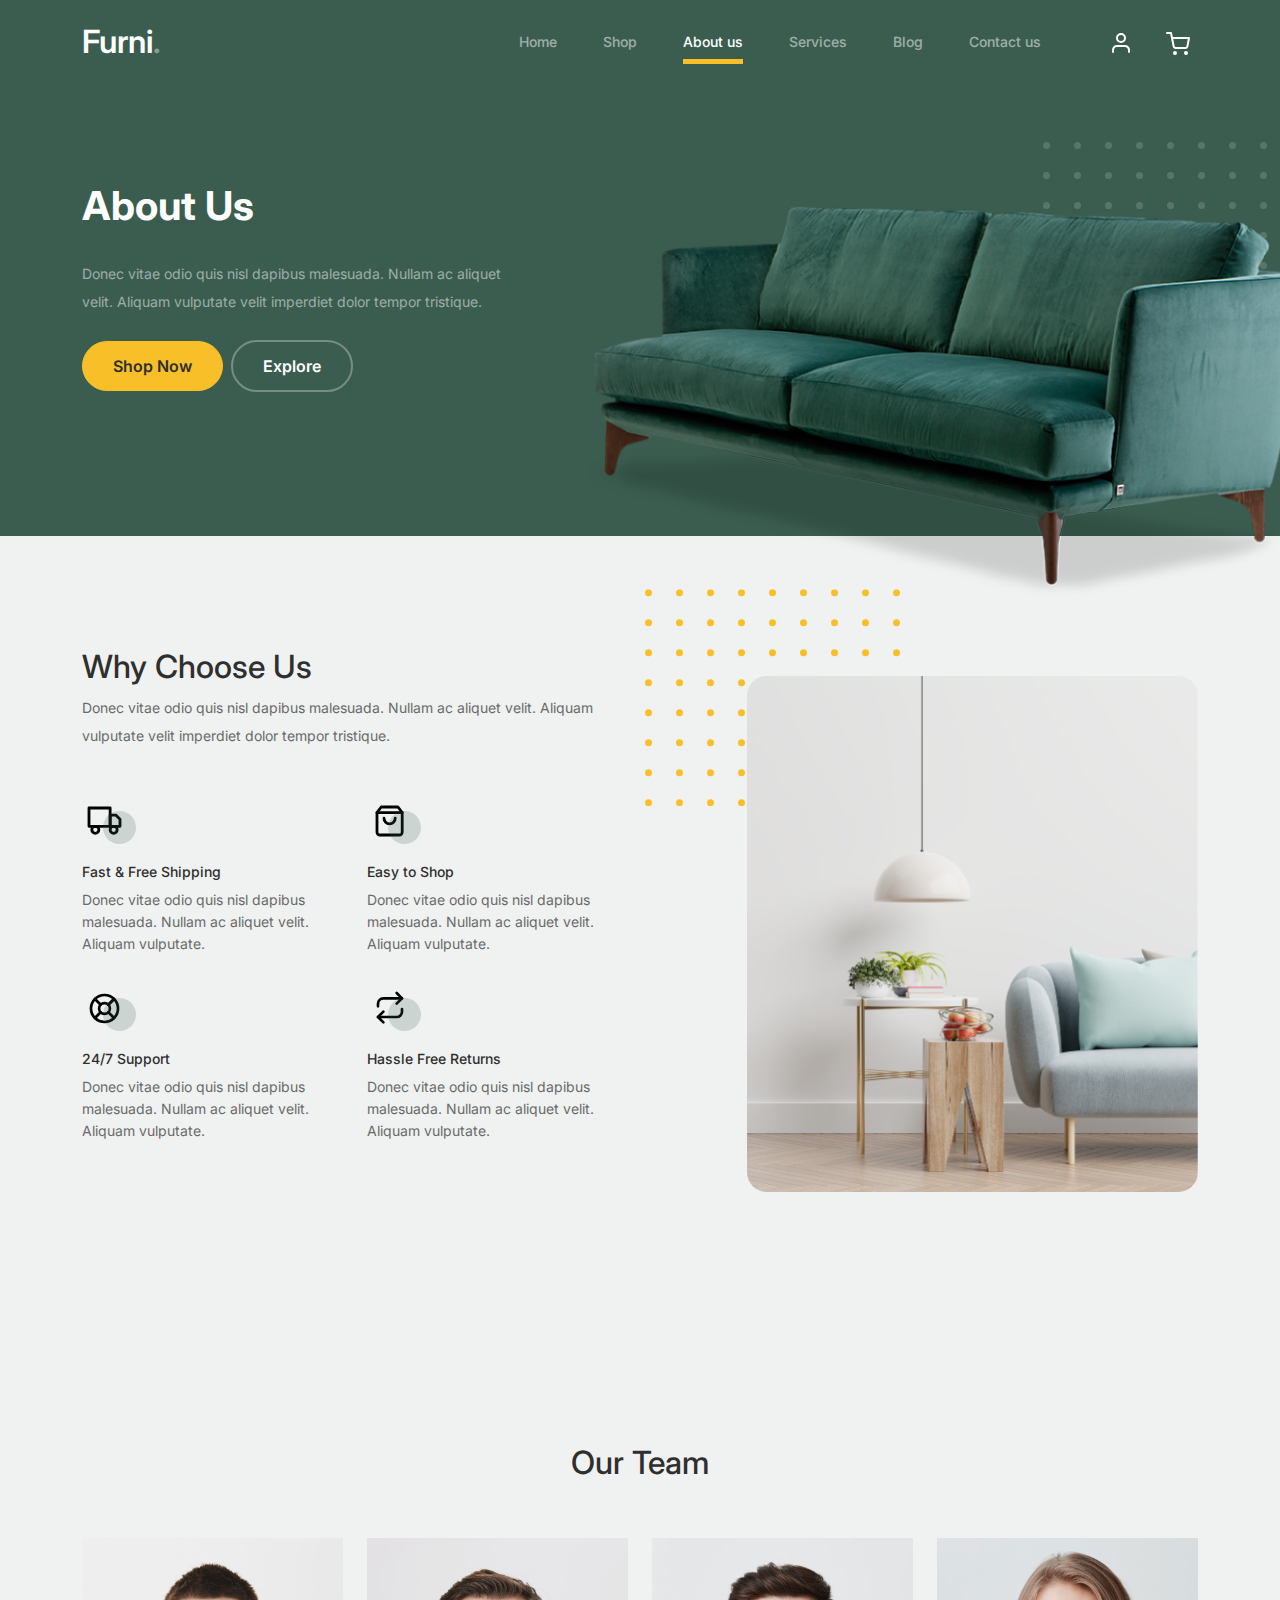
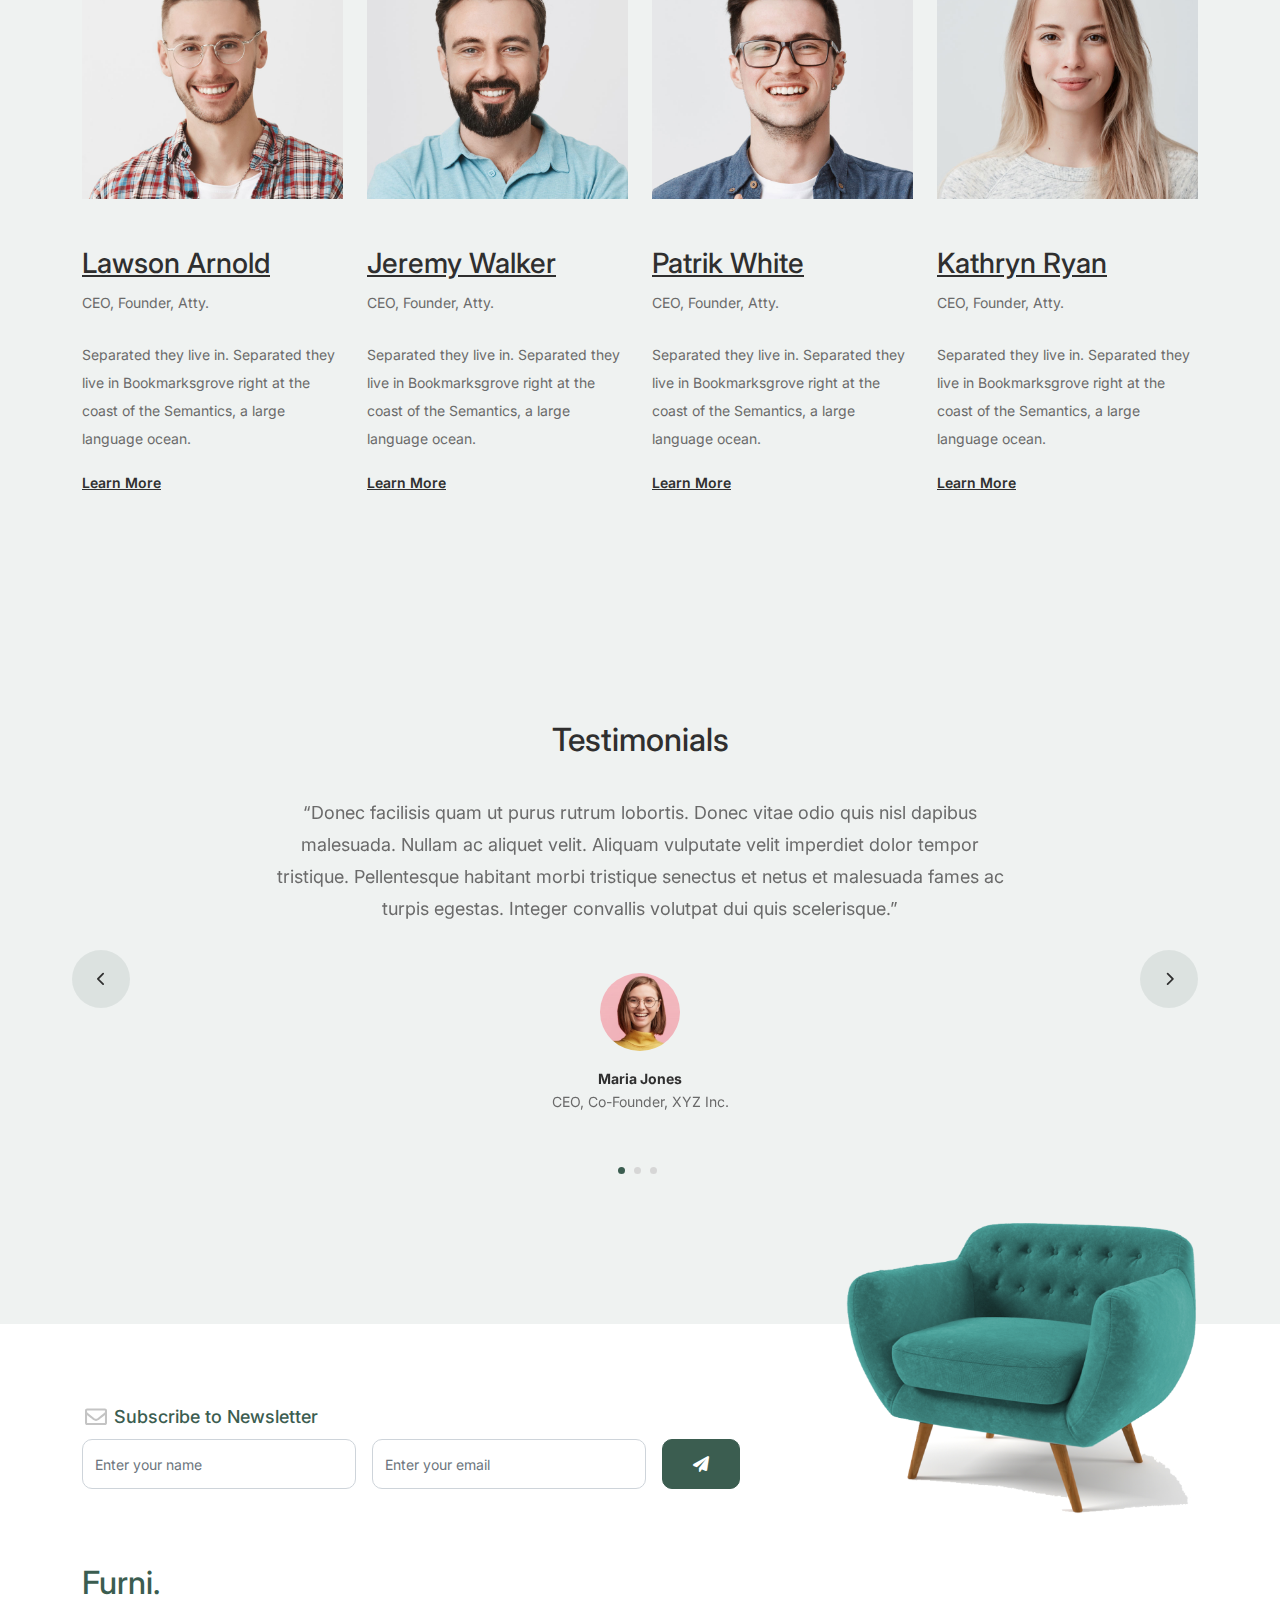
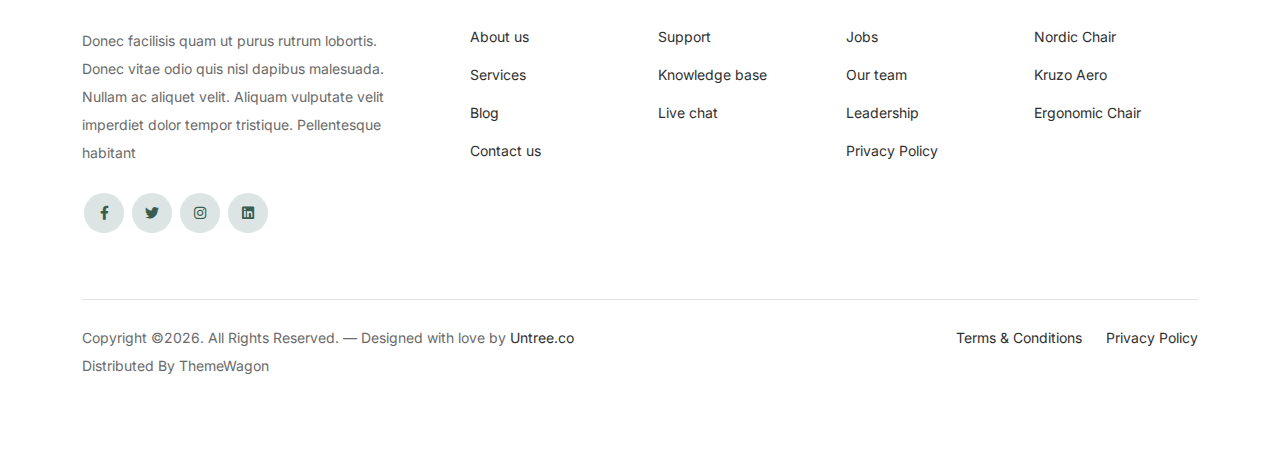
<file: about.html>
<!-- /*
* Bootstrap 5
* Template Name: Furni
* Template Author: Untree.co
* Template URI: https://untree.co/
* License: https://creativecommons.org/licenses/by/3.0/
*/ -->
<!doctype html>
<html lang="en">
<head>
  <meta charset="utf-8">
  <meta name="viewport" content="width=device-width, initial-scale=1, shrink-to-fit=no">
  <meta name="author" content="Untree.co">
  <link rel="shortcut icon" href="favicon.png">

  <meta name="description" content="" />
  <meta name="keywords" content="bootstrap, bootstrap4" />

		<!-- Bootstrap CSS -->
		<link href="css/bootstrap.min.css" rel="stylesheet">
		<link href="https://cdnjs.cloudflare.com/ajax/libs/font-awesome/6.0.0-beta3/css/all.min.css" rel="stylesheet">
		<link href="css/tiny-slider.css" rel="stylesheet">
		<link href="css/style.css" rel="stylesheet">
		<title>Furni Free Bootstrap 5 Template for Furniture and Interior Design Websites by Untree.co </title>
	</head>

	<body>

		<!-- Start Header/Navigation -->
		<nav class="custom-navbar navbar navbar navbar-expand-md navbar-dark bg-dark" arial-label="Furni navigation bar">

			<div class="container">
				<a class="navbar-brand" href="index.html">Furni<span>.</span></a>

				<button class="navbar-toggler" type="button" data-bs-toggle="collapse" data-bs-target="#navbarsFurni" aria-controls="navbarsFurni" aria-expanded="false" aria-label="Toggle navigation">
					<span class="navbar-toggler-icon"></span>
				</button>

				<div class="collapse navbar-collapse" id="navbarsFurni">
					<ul class="custom-navbar-nav navbar-nav ms-auto mb-2 mb-md-0">
						<li class="nav-item ">
							<a class="nav-link" href="index.html">Home</a>
						</li>
						<li><a class="nav-link" href="shop.html">Shop</a></li>
						<li class="active"><a class="nav-link" href="about.html">About us</a></li>
						<li><a class="nav-link" href="services.html">Services</a></li>
						<li><a class="nav-link" href="blog.html">Blog</a></li>
						<li><a class="nav-link" href="contact.html">Contact us</a></li>
					</ul>

					<ul class="custom-navbar-cta navbar-nav mb-2 mb-md-0 ms-5">
						<li><a class="nav-link" href="#"><img src="images/user.svg"></a></li>
						<li><a class="nav-link" href="cart.html"><img src="images/cart.svg"></a></li>
					</ul>
				</div>
			</div>
				
		</nav>
		<!-- End Header/Navigation -->

		<!-- Start Hero Section -->
			<div class="hero">
				<div class="container">
					<div class="row justify-content-between">
						<div class="col-lg-5">
							<div class="intro-excerpt">
								<h1>About Us</h1>
								<p class="mb-4">Donec vitae odio quis nisl dapibus malesuada. Nullam ac aliquet velit. Aliquam vulputate velit imperdiet dolor tempor tristique.</p>
								<p><a href="" class="btn btn-secondary me-2">Shop Now</a><a href="#" class="btn btn-white-outline">Explore</a></p>
							</div>
						</div>
						<div class="col-lg-7">
							<div class="hero-img-wrap">
								<img src="images/couch.png" class="img-fluid">
							</div>
						</div>
					</div>
				</div>
			</div>
		<!-- End Hero Section -->

		

		<!-- Start Why Choose Us Section -->
		<div class="why-choose-section">
			<div class="container">
				<div class="row justify-content-between align-items-center">
					<div class="col-lg-6">
						<h2 class="section-title">Why Choose Us</h2>
						<p>Donec vitae odio quis nisl dapibus malesuada. Nullam ac aliquet velit. Aliquam vulputate velit imperdiet dolor tempor tristique.</p>

						<div class="row my-5">
							<div class="col-6 col-md-6">
								<div class="feature">
									<div class="icon">
										<img src="images/truck.svg" alt="Image" class="imf-fluid">
									</div>
									<h3>Fast &amp; Free Shipping</h3>
									<p>Donec vitae odio quis nisl dapibus malesuada. Nullam ac aliquet velit. Aliquam vulputate.</p>
								</div>
							</div>

							<div class="col-6 col-md-6">
								<div class="feature">
									<div class="icon">
										<img src="images/bag.svg" alt="Image" class="imf-fluid">
									</div>
									<h3>Easy to Shop</h3>
									<p>Donec vitae odio quis nisl dapibus malesuada. Nullam ac aliquet velit. Aliquam vulputate.</p>
								</div>
							</div>

							<div class="col-6 col-md-6">
								<div class="feature">
									<div class="icon">
										<img src="images/support.svg" alt="Image" class="imf-fluid">
									</div>
									<h3>24/7 Support</h3>
									<p>Donec vitae odio quis nisl dapibus malesuada. Nullam ac aliquet velit. Aliquam vulputate.</p>
								</div>
							</div>

							<div class="col-6 col-md-6">
								<div class="feature">
									<div class="icon">
										<img src="images/return.svg" alt="Image" class="imf-fluid">
									</div>
									<h3>Hassle Free Returns</h3>
									<p>Donec vitae odio quis nisl dapibus malesuada. Nullam ac aliquet velit. Aliquam vulputate.</p>
								</div>
							</div>

						</div>
					</div>

					<div class="col-lg-5">
						<div class="img-wrap">
							<img src="images/why-choose-us-img.jpg" alt="Image" class="img-fluid">
						</div>
					</div>

				</div>
			</div>
		</div>
		<!-- End Why Choose Us Section -->

		<!-- Start Team Section -->
		<div class="untree_co-section">
			<div class="container">

				<div class="row mb-5">
					<div class="col-lg-5 mx-auto text-center">
						<h2 class="section-title">Our Team</h2>
					</div>
				</div>

				<div class="row">

					<!-- Start Column 1 -->
					<div class="col-12 col-md-6 col-lg-3 mb-5 mb-md-0">
						<img src="images/person_1.jpg" class="img-fluid mb-5">
						<h3 clas><a href="#"><span class="">Lawson</span> Arnold</a></h3>
            <span class="d-block position mb-4">CEO, Founder, Atty.</span>
            <p>Separated they live in.
            Separated they live in Bookmarksgrove right at the coast of the Semantics, a large language ocean.</p>
            <p class="mb-0"><a href="#" class="more dark">Learn More <span class="icon-arrow_forward"></span></a></p>
					</div> 
					<!-- End Column 1 -->

					<!-- Start Column 2 -->
					<div class="col-12 col-md-6 col-lg-3 mb-5 mb-md-0">
						<img src="images/person_2.jpg" class="img-fluid mb-5">

						<h3 clas><a href="#"><span class="">Jeremy</span> Walker</a></h3>
            <span class="d-block position mb-4">CEO, Founder, Atty.</span>
            <p>Separated they live in.
            Separated they live in Bookmarksgrove right at the coast of the Semantics, a large language ocean.</p>
            <p class="mb-0"><a href="#" class="more dark">Learn More <span class="icon-arrow_forward"></span></a></p>

					</div> 
					<!-- End Column 2 -->

					<!-- Start Column 3 -->
					<div class="col-12 col-md-6 col-lg-3 mb-5 mb-md-0">
						<img src="images/person_3.jpg" class="img-fluid mb-5">
						<h3 clas><a href="#"><span class="">Patrik</span> White</a></h3>
            <span class="d-block position mb-4">CEO, Founder, Atty.</span>
            <p>Separated they live in.
            Separated they live in Bookmarksgrove right at the coast of the Semantics, a large language ocean.</p>
            <p class="mb-0"><a href="#" class="more dark">Learn More <span class="icon-arrow_forward"></span></a></p>
					</div> 
					<!-- End Column 3 -->

					<!-- Start Column 4 -->
					<div class="col-12 col-md-6 col-lg-3 mb-5 mb-md-0">
						<img src="images/person_4.jpg" class="img-fluid mb-5">

						<h3 clas><a href="#"><span class="">Kathryn</span> Ryan</a></h3>
            <span class="d-block position mb-4">CEO, Founder, Atty.</span>
            <p>Separated they live in.
            Separated they live in Bookmarksgrove right at the coast of the Semantics, a large language ocean.</p>
            <p class="mb-0"><a href="#" class="more dark">Learn More <span class="icon-arrow_forward"></span></a></p>

          
					</div> 
					<!-- End Column 4 -->

					

				</div>
			</div>
		</div>
		<!-- End Team Section -->

		

		<!-- Start Testimonial Slider -->
		<div class="testimonial-section before-footer-section">
			<div class="container">
				<div class="row">
					<div class="col-lg-7 mx-auto text-center">
						<h2 class="section-title">Testimonials</h2>
					</div>
				</div>

				<div class="row justify-content-center">
					<div class="col-lg-12">
						<div class="testimonial-slider-wrap text-center">

							<div id="testimonial-nav">
								<span class="prev" data-controls="prev"><span class="fa fa-chevron-left"></span></span>
								<span class="next" data-controls="next"><span class="fa fa-chevron-right"></span></span>
							</div>

							<div class="testimonial-slider">
								
								<div class="item">
									<div class="row justify-content-center">
										<div class="col-lg-8 mx-auto">

											<div class="testimonial-block text-center">
												<blockquote class="mb-5">
													<p>&ldquo;Donec facilisis quam ut purus rutrum lobortis. Donec vitae odio quis nisl dapibus malesuada. Nullam ac aliquet velit. Aliquam vulputate velit imperdiet dolor tempor tristique. Pellentesque habitant morbi tristique senectus et netus et malesuada fames ac turpis egestas. Integer convallis volutpat dui quis scelerisque.&rdquo;</p>
												</blockquote>

												<div class="author-info">
													<div class="author-pic">
														<img src="images/person-1.png" alt="Maria Jones" class="img-fluid">
													</div>
													<h3 class="font-weight-bold">Maria Jones</h3>
													<span class="position d-block mb-3">CEO, Co-Founder, XYZ Inc.</span>
												</div>
											</div>

										</div>
									</div>
								</div> 
								<!-- END item -->

								<div class="item">
									<div class="row justify-content-center">
										<div class="col-lg-8 mx-auto">

											<div class="testimonial-block text-center">
												<blockquote class="mb-5">
													<p>&ldquo;Donec facilisis quam ut purus rutrum lobortis. Donec vitae odio quis nisl dapibus malesuada. Nullam ac aliquet velit. Aliquam vulputate velit imperdiet dolor tempor tristique. Pellentesque habitant morbi tristique senectus et netus et malesuada fames ac turpis egestas. Integer convallis volutpat dui quis scelerisque.&rdquo;</p>
												</blockquote>

												<div class="author-info">
													<div class="author-pic">
														<img src="images/person-1.png" alt="Maria Jones" class="img-fluid">
													</div>
													<h3 class="font-weight-bold">Maria Jones</h3>
													<span class="position d-block mb-3">CEO, Co-Founder, XYZ Inc.</span>
												</div>
											</div>

										</div>
									</div>
								</div> 
								<!-- END item -->

								<div class="item">
									<div class="row justify-content-center">
										<div class="col-lg-8 mx-auto">

											<div class="testimonial-block text-center">
												<blockquote class="mb-5">
													<p>&ldquo;Donec facilisis quam ut purus rutrum lobortis. Donec vitae odio quis nisl dapibus malesuada. Nullam ac aliquet velit. Aliquam vulputate velit imperdiet dolor tempor tristique. Pellentesque habitant morbi tristique senectus et netus et malesuada fames ac turpis egestas. Integer convallis volutpat dui quis scelerisque.&rdquo;</p>
												</blockquote>

												<div class="author-info">
													<div class="author-pic">
														<img src="images/person-1.png" alt="Maria Jones" class="img-fluid">
													</div>
													<h3 class="font-weight-bold">Maria Jones</h3>
													<span class="position d-block mb-3">CEO, Co-Founder, XYZ Inc.</span>
												</div>
											</div>

										</div>
									</div>
								</div> 
								<!-- END item -->

							</div>

						</div>
					</div>
				</div>
			</div>
		</div>
		<!-- End Testimonial Slider -->

		

		<!-- Start Footer Section -->
		<footer class="footer-section">
			<div class="container relative">

				<div class="sofa-img">
					<img src="images/sofa.png" alt="Image" class="img-fluid">
				</div>

				<div class="row">
					<div class="col-lg-8">
						<div class="subscription-form">
							<h3 class="d-flex align-items-center"><span class="me-1"><img src="images/envelope-outline.svg" alt="Image" class="img-fluid"></span><span>Subscribe to Newsletter</span></h3>

							<form action="#" class="row g-3">
								<div class="col-auto">
									<input type="text" class="form-control" placeholder="Enter your name">
								</div>
								<div class="col-auto">
									<input type="email" class="form-control" placeholder="Enter your email">
								</div>
								<div class="col-auto">
									<button class="btn btn-primary">
										<span class="fa fa-paper-plane"></span>
									</button>
								</div>
							</form>

						</div>
					</div>
				</div>

				<div class="row g-5 mb-5">
					<div class="col-lg-4">
						<div class="mb-4 footer-logo-wrap"><a href="#" class="footer-logo">Furni<span>.</span></a></div>
						<p class="mb-4">Donec facilisis quam ut purus rutrum lobortis. Donec vitae odio quis nisl dapibus malesuada. Nullam ac aliquet velit. Aliquam vulputate velit imperdiet dolor tempor tristique. Pellentesque habitant</p>

						<ul class="list-unstyled custom-social">
							<li><a href="#"><span class="fa fa-brands fa-facebook-f"></span></a></li>
							<li><a href="#"><span class="fa fa-brands fa-twitter"></span></a></li>
							<li><a href="#"><span class="fa fa-brands fa-instagram"></span></a></li>
							<li><a href="#"><span class="fa fa-brands fa-linkedin"></span></a></li>
						</ul>
					</div>

					<div class="col-lg-8">
						<div class="row links-wrap">
							<div class="col-6 col-sm-6 col-md-3">
								<ul class="list-unstyled">
									<li><a href="#">About us</a></li>
									<li><a href="#">Services</a></li>
									<li><a href="#">Blog</a></li>
									<li><a href="#">Contact us</a></li>
								</ul>
							</div>

							<div class="col-6 col-sm-6 col-md-3">
								<ul class="list-unstyled">
									<li><a href="#">Support</a></li>
									<li><a href="#">Knowledge base</a></li>
									<li><a href="#">Live chat</a></li>
								</ul>
							</div>

							<div class="col-6 col-sm-6 col-md-3">
								<ul class="list-unstyled">
									<li><a href="#">Jobs</a></li>
									<li><a href="#">Our team</a></li>
									<li><a href="#">Leadership</a></li>
									<li><a href="#">Privacy Policy</a></li>
								</ul>
							</div>

							<div class="col-6 col-sm-6 col-md-3">
								<ul class="list-unstyled">
									<li><a href="#">Nordic Chair</a></li>
									<li><a href="#">Kruzo Aero</a></li>
									<li><a href="#">Ergonomic Chair</a></li>
								</ul>
							</div>
						</div>
					</div>

				</div>

				<div class="border-top copyright">
					<div class="row pt-4">
						<div class="col-lg-6">
							<p class="mb-2 text-center text-lg-start">Copyright &copy;<script>document.write(new Date().getFullYear());</script>. All Rights Reserved. &mdash; Designed with love by <a href="https://untree.co">Untree.co</a> Distributed By <a hreff="https://themewagon.com">ThemeWagon</a>  <!-- License information: https://untree.co/license/ -->
            </p>
						</div>

						<div class="col-lg-6 text-center text-lg-end">
							<ul class="list-unstyled d-inline-flex ms-auto">
								<li class="me-4"><a href="#">Terms &amp; Conditions</a></li>
								<li><a href="#">Privacy Policy</a></li>
							</ul>
						</div>

					</div>
				</div>

			</div>
		</footer>
		<!-- End Footer Section -->	


		<script src="js/bootstrap.bundle.min.js"></script>
		<script src="js/tiny-slider.js"></script>
		<script src="js/custom.js"></script>
	</body>

</html>
</file>
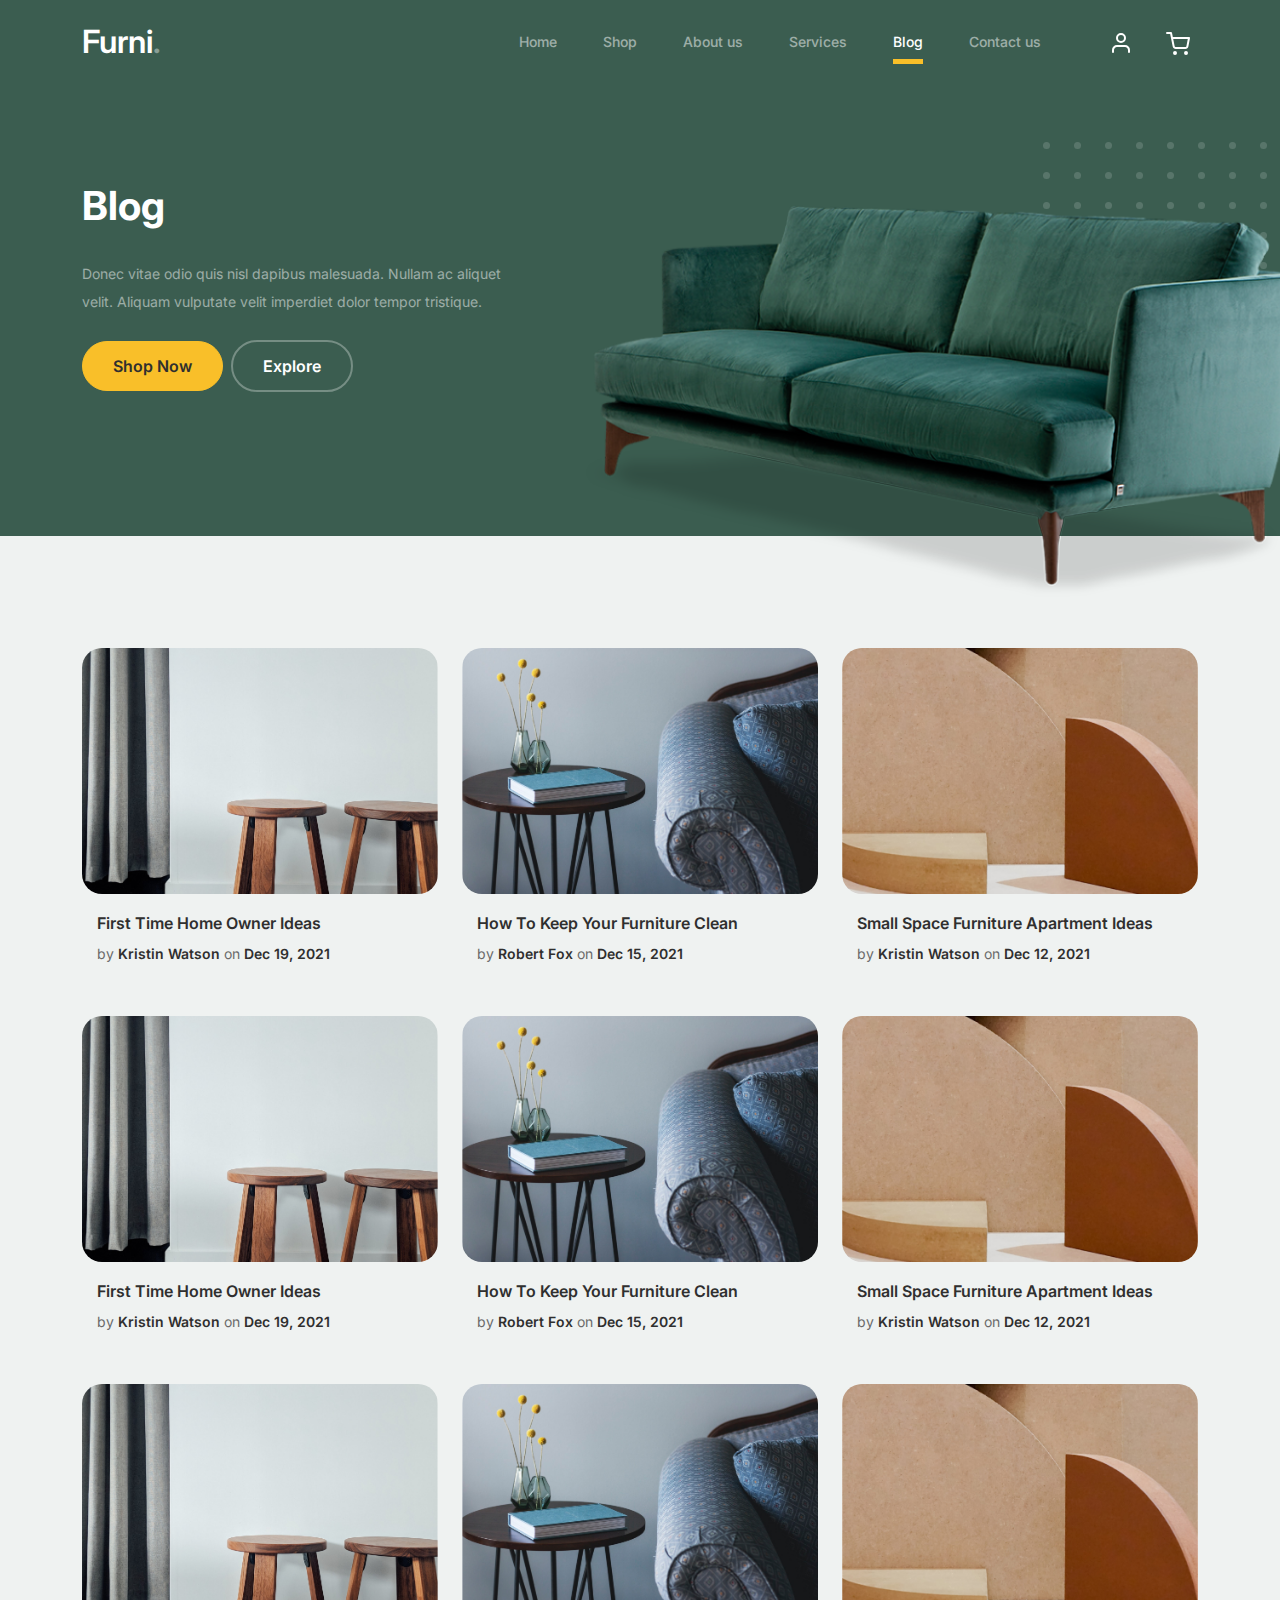
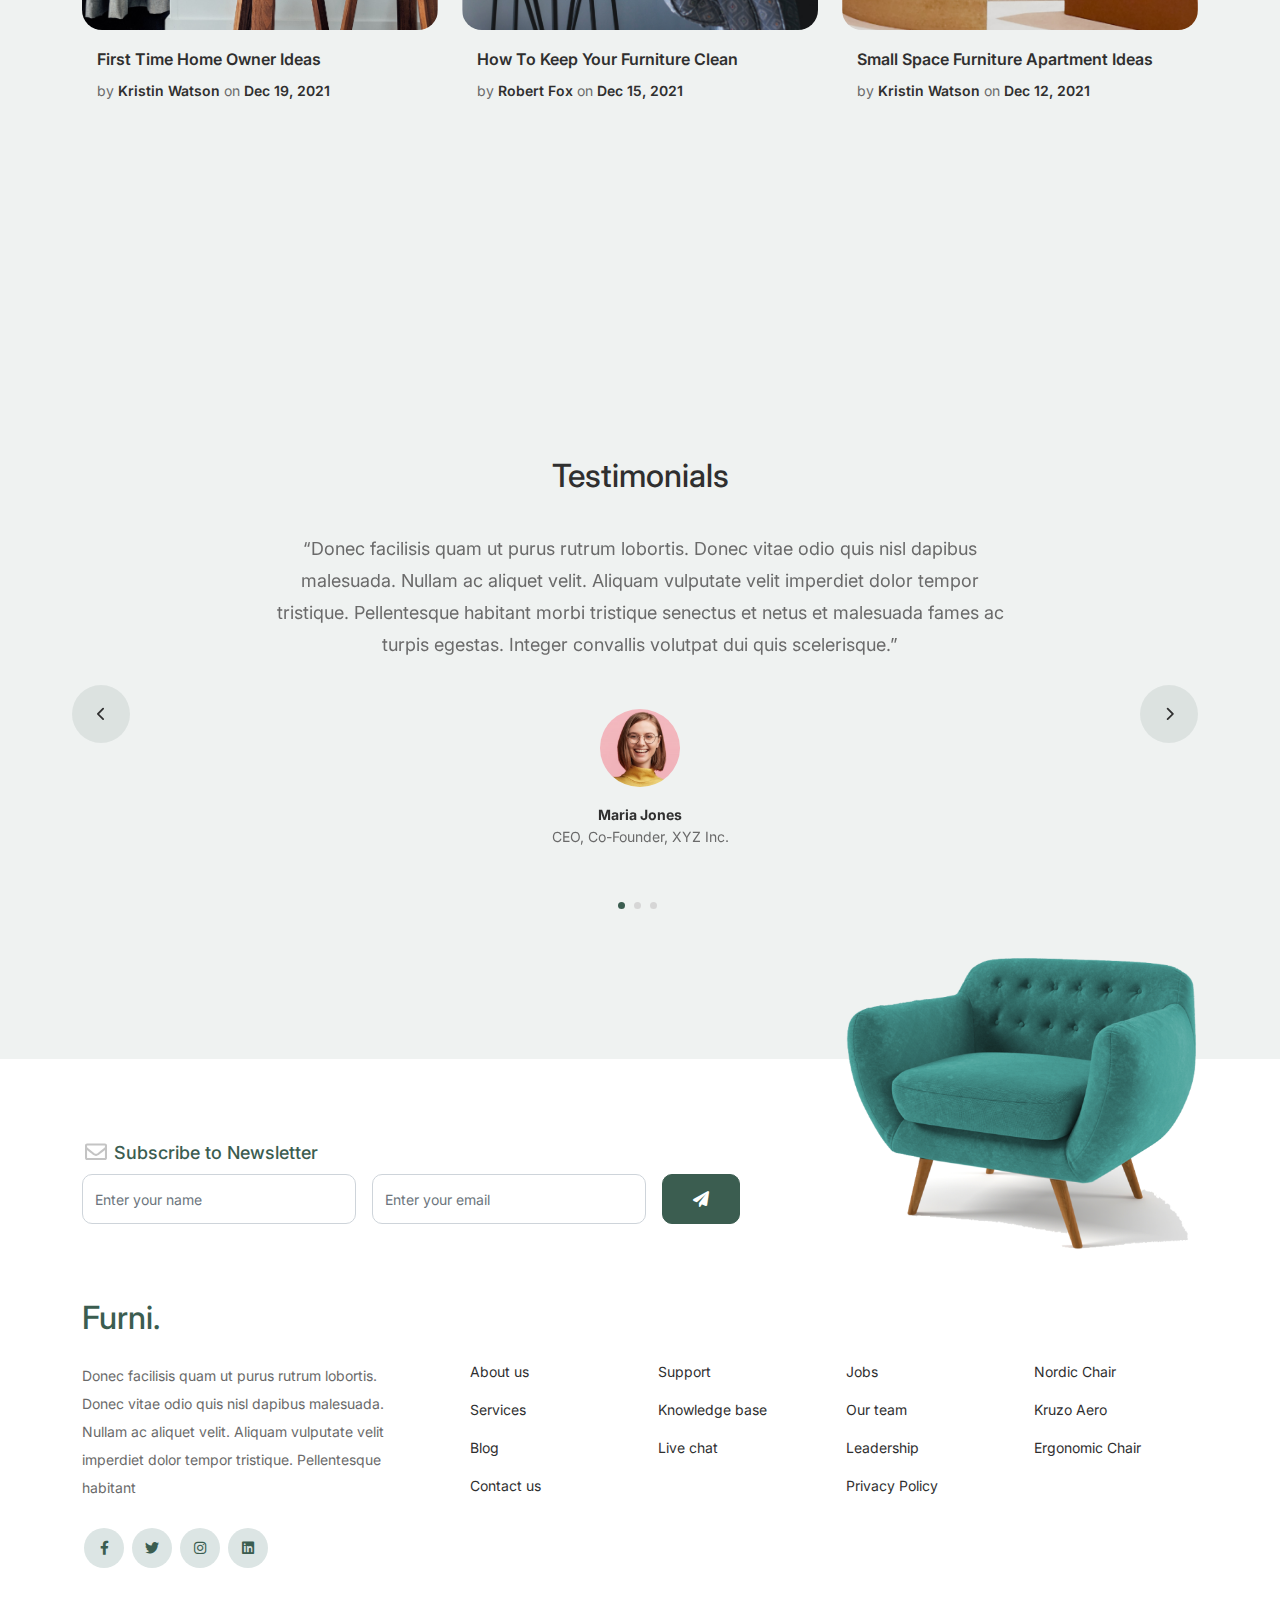
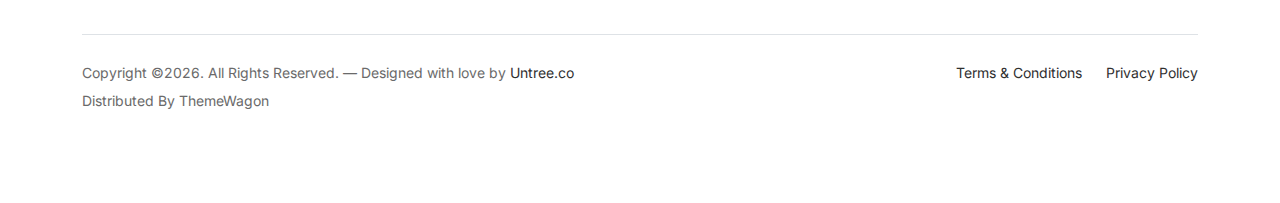
<file: blog.html>
<!-- /*
* Bootstrap 5
* Template Name: Furni
* Template Author: Untree.co
* Template URI: https://untree.co/
* License: https://creativecommons.org/licenses/by/3.0/
*/ -->
<!doctype html>
<html lang="en">
<head>
  <meta charset="utf-8">
  <meta name="viewport" content="width=device-width, initial-scale=1, shrink-to-fit=no">
  <meta name="author" content="Untree.co">
  <link rel="shortcut icon" href="favicon.png">

  <meta name="description" content="" />
  <meta name="keywords" content="bootstrap, bootstrap4" />

		<!-- Bootstrap CSS -->
		<link href="css/bootstrap.min.css" rel="stylesheet">
		<link href="https://cdnjs.cloudflare.com/ajax/libs/font-awesome/6.0.0-beta3/css/all.min.css" rel="stylesheet">
		<link href="css/tiny-slider.css" rel="stylesheet">
		<link href="css/style.css" rel="stylesheet">
		<title>Furni Free Bootstrap 5 Template for Furniture and Interior Design Websites by Untree.co </title>
	</head>

	<body>

		<!-- Start Header/Navigation -->
		<nav class="custom-navbar navbar navbar navbar-expand-md navbar-dark bg-dark" arial-label="Furni navigation bar">

			<div class="container">
				<a class="navbar-brand" href="index.html">Furni<span>.</span></a>

				<button class="navbar-toggler" type="button" data-bs-toggle="collapse" data-bs-target="#navbarsFurni" aria-controls="navbarsFurni" aria-expanded="false" aria-label="Toggle navigation">
					<span class="navbar-toggler-icon"></span>
				</button>

				<div class="collapse navbar-collapse" id="navbarsFurni">
					<ul class="custom-navbar-nav navbar-nav ms-auto mb-2 mb-md-0">
						<li class="nav-item">
							<a class="nav-link" href="index.html">Home</a>
						</li>
						<li><a class="nav-link" href="shop.html">Shop</a></li>
						<li><a class="nav-link" href="about.html">About us</a></li>
						<li><a class="nav-link" href="services.html">Services</a></li>
						<li class="active"><a class="nav-link" href="blog.html">Blog</a></li>
						<li><a class="nav-link" href="contact.html">Contact us</a></li>
					</ul>

					<ul class="custom-navbar-cta navbar-nav mb-2 mb-md-0 ms-5">
						<li><a class="nav-link" href="#"><img src="images/user.svg"></a></li>
						<li><a class="nav-link" href="cart.html"><img src="images/cart.svg"></a></li>
					</ul>
				</div>
			</div>
				
		</nav>
		<!-- End Header/Navigation -->

		<!-- Start Hero Section -->
			<div class="hero">
				<div class="container">
					<div class="row justify-content-between">
						<div class="col-lg-5">
							<div class="intro-excerpt">
								<h1>Blog</h1>
								<p class="mb-4">Donec vitae odio quis nisl dapibus malesuada. Nullam ac aliquet velit. Aliquam vulputate velit imperdiet dolor tempor tristique.</p>
								<p><a href="" class="btn btn-secondary me-2">Shop Now</a><a href="#" class="btn btn-white-outline">Explore</a></p>
							</div>
						</div>
						<div class="col-lg-7">
							<div class="hero-img-wrap">
								<img src="images/couch.png" class="img-fluid">
							</div>
						</div>
					</div>
				</div>
			</div>
		<!-- End Hero Section -->

		

		<!-- Start Blog Section -->
		<div class="blog-section">
			<div class="container">
				
				<div class="row">

					<div class="col-12 col-sm-6 col-md-4 mb-5">
						<div class="post-entry">
							<a href="#" class="post-thumbnail"><img src="images/post-1.jpg" alt="Image" class="img-fluid"></a>
							<div class="post-content-entry">
								<h3><a href="#">First Time Home Owner Ideas</a></h3>
								<div class="meta">
									<span>by <a href="#">Kristin Watson</a></span> <span>on <a href="#">Dec 19, 2021</a></span>
								</div>
							</div>
						</div>
					</div>

					<div class="col-12 col-sm-6 col-md-4 mb-5">
						<div class="post-entry">
							<a href="#" class="post-thumbnail"><img src="images/post-2.jpg" alt="Image" class="img-fluid"></a>
							<div class="post-content-entry">
								<h3><a href="#">How To Keep Your Furniture Clean</a></h3>
								<div class="meta">
									<span>by <a href="#">Robert Fox</a></span> <span>on <a href="#">Dec 15, 2021</a></span>
								</div>
							</div>
						</div>
					</div>

					<div class="col-12 col-sm-6 col-md-4 mb-5">
						<div class="post-entry">
							<a href="#" class="post-thumbnail"><img src="images/post-3.jpg" alt="Image" class="img-fluid"></a>
							<div class="post-content-entry">
								<h3><a href="#">Small Space Furniture Apartment Ideas</a></h3>
								<div class="meta">
									<span>by <a href="#">Kristin Watson</a></span> <span>on <a href="#">Dec 12, 2021</a></span>
								</div>
							</div>
						</div>
					</div>

					<div class="col-12 col-sm-6 col-md-4 mb-5">
						<div class="post-entry">
							<a href="#" class="post-thumbnail"><img src="images/post-1.jpg" alt="Image" class="img-fluid"></a>
							<div class="post-content-entry">
								<h3><a href="#">First Time Home Owner Ideas</a></h3>
								<div class="meta">
									<span>by <a href="#">Kristin Watson</a></span> <span>on <a href="#">Dec 19, 2021</a></span>
								</div>
							</div>
						</div>
					</div>

					<div class="col-12 col-sm-6 col-md-4 mb-5">
						<div class="post-entry">
							<a href="#" class="post-thumbnail"><img src="images/post-2.jpg" alt="Image" class="img-fluid"></a>
							<div class="post-content-entry">
								<h3><a href="#">How To Keep Your Furniture Clean</a></h3>
								<div class="meta">
									<span>by <a href="#">Robert Fox</a></span> <span>on <a href="#">Dec 15, 2021</a></span>
								</div>
							</div>
						</div>
					</div>

					<div class="col-12 col-sm-6 col-md-4 mb-5">
						<div class="post-entry">
							<a href="#" class="post-thumbnail"><img src="images/post-3.jpg" alt="Image" class="img-fluid"></a>
							<div class="post-content-entry">
								<h3><a href="#">Small Space Furniture Apartment Ideas</a></h3>
								<div class="meta">
									<span>by <a href="#">Kristin Watson</a></span> <span>on <a href="#">Dec 12, 2021</a></span>
								</div>
							</div>
						</div>
					</div>

					<div class="col-12 col-sm-6 col-md-4 mb-5">
						<div class="post-entry">
							<a href="#" class="post-thumbnail"><img src="images/post-1.jpg" alt="Image" class="img-fluid"></a>
							<div class="post-content-entry">
								<h3><a href="#">First Time Home Owner Ideas</a></h3>
								<div class="meta">
									<span>by <a href="#">Kristin Watson</a></span> <span>on <a href="#">Dec 19, 2021</a></span>
								</div>
							</div>
						</div>
					</div>

					<div class="col-12 col-sm-6 col-md-4 mb-5">
						<div class="post-entry">
							<a href="#" class="post-thumbnail"><img src="images/post-2.jpg" alt="Image" class="img-fluid"></a>
							<div class="post-content-entry">
								<h3><a href="#">How To Keep Your Furniture Clean</a></h3>
								<div class="meta">
									<span>by <a href="#">Robert Fox</a></span> <span>on <a href="#">Dec 15, 2021</a></span>
								</div>
							</div>
						</div>
					</div>

					<div class="col-12 col-sm-6 col-md-4 mb-5">
						<div class="post-entry">
							<a href="#" class="post-thumbnail"><img src="images/post-3.jpg" alt="Image" class="img-fluid"></a>
							<div class="post-content-entry">
								<h3><a href="#">Small Space Furniture Apartment Ideas</a></h3>
								<div class="meta">
									<span>by <a href="#">Kristin Watson</a></span> <span>on <a href="#">Dec 12, 2021</a></span>
								</div>
							</div>
						</div>
					</div>

				</div>
			</div>
		</div>
		<!-- End Blog Section -->	

		

		<!-- Start Testimonial Slider -->
		<div class="testimonial-section before-footer-section">
			<div class="container">
				<div class="row">
					<div class="col-lg-7 mx-auto text-center">
						<h2 class="section-title">Testimonials</h2>
					</div>
				</div>

				<div class="row justify-content-center">
					<div class="col-lg-12">
						<div class="testimonial-slider-wrap text-center">

							<div id="testimonial-nav">
								<span class="prev" data-controls="prev"><span class="fa fa-chevron-left"></span></span>
								<span class="next" data-controls="next"><span class="fa fa-chevron-right"></span></span>
							</div>

							<div class="testimonial-slider">
								
								<div class="item">
									<div class="row justify-content-center">
										<div class="col-lg-8 mx-auto">

											<div class="testimonial-block text-center">
												<blockquote class="mb-5">
													<p>&ldquo;Donec facilisis quam ut purus rutrum lobortis. Donec vitae odio quis nisl dapibus malesuada. Nullam ac aliquet velit. Aliquam vulputate velit imperdiet dolor tempor tristique. Pellentesque habitant morbi tristique senectus et netus et malesuada fames ac turpis egestas. Integer convallis volutpat dui quis scelerisque.&rdquo;</p>
												</blockquote>

												<div class="author-info">
													<div class="author-pic">
														<img src="images/person-1.png" alt="Maria Jones" class="img-fluid">
													</div>
													<h3 class="font-weight-bold">Maria Jones</h3>
													<span class="position d-block mb-3">CEO, Co-Founder, XYZ Inc.</span>
												</div>
											</div>

										</div>
									</div>
								</div> 
								<!-- END item -->

								<div class="item">
									<div class="row justify-content-center">
										<div class="col-lg-8 mx-auto">

											<div class="testimonial-block text-center">
												<blockquote class="mb-5">
													<p>&ldquo;Donec facilisis quam ut purus rutrum lobortis. Donec vitae odio quis nisl dapibus malesuada. Nullam ac aliquet velit. Aliquam vulputate velit imperdiet dolor tempor tristique. Pellentesque habitant morbi tristique senectus et netus et malesuada fames ac turpis egestas. Integer convallis volutpat dui quis scelerisque.&rdquo;</p>
												</blockquote>

												<div class="author-info">
													<div class="author-pic">
														<img src="images/person-1.png" alt="Maria Jones" class="img-fluid">
													</div>
													<h3 class="font-weight-bold">Maria Jones</h3>
													<span class="position d-block mb-3">CEO, Co-Founder, XYZ Inc.</span>
												</div>
											</div>

										</div>
									</div>
								</div> 
								<!-- END item -->

								<div class="item">
									<div class="row justify-content-center">
										<div class="col-lg-8 mx-auto">

											<div class="testimonial-block text-center">
												<blockquote class="mb-5">
													<p>&ldquo;Donec facilisis quam ut purus rutrum lobortis. Donec vitae odio quis nisl dapibus malesuada. Nullam ac aliquet velit. Aliquam vulputate velit imperdiet dolor tempor tristique. Pellentesque habitant morbi tristique senectus et netus et malesuada fames ac turpis egestas. Integer convallis volutpat dui quis scelerisque.&rdquo;</p>
												</blockquote>

												<div class="author-info">
													<div class="author-pic">
														<img src="images/person-1.png" alt="Maria Jones" class="img-fluid">
													</div>
													<h3 class="font-weight-bold">Maria Jones</h3>
													<span class="position d-block mb-3">CEO, Co-Founder, XYZ Inc.</span>
												</div>
											</div>

										</div>
									</div>
								</div> 
								<!-- END item -->

							</div>

						</div>
					</div>
				</div>
			</div>
		</div>
		<!-- End Testimonial Slider -->

		

		<!-- Start Footer Section -->
		<footer class="footer-section">
			<div class="container relative">

				<div class="sofa-img">
					<img src="images/sofa.png" alt="Image" class="img-fluid">
				</div>

				<div class="row">
					<div class="col-lg-8">
						<div class="subscription-form">
							<h3 class="d-flex align-items-center"><span class="me-1"><img src="images/envelope-outline.svg" alt="Image" class="img-fluid"></span><span>Subscribe to Newsletter</span></h3>

							<form action="#" class="row g-3">
								<div class="col-auto">
									<input type="text" class="form-control" placeholder="Enter your name">
								</div>
								<div class="col-auto">
									<input type="email" class="form-control" placeholder="Enter your email">
								</div>
								<div class="col-auto">
									<button class="btn btn-primary">
										<span class="fa fa-paper-plane"></span>
									</button>
								</div>
							</form>

						</div>
					</div>
				</div>

				<div class="row g-5 mb-5">
					<div class="col-lg-4">
						<div class="mb-4 footer-logo-wrap"><a href="#" class="footer-logo">Furni<span>.</span></a></div>
						<p class="mb-4">Donec facilisis quam ut purus rutrum lobortis. Donec vitae odio quis nisl dapibus malesuada. Nullam ac aliquet velit. Aliquam vulputate velit imperdiet dolor tempor tristique. Pellentesque habitant</p>

						<ul class="list-unstyled custom-social">
							<li><a href="#"><span class="fa fa-brands fa-facebook-f"></span></a></li>
							<li><a href="#"><span class="fa fa-brands fa-twitter"></span></a></li>
							<li><a href="#"><span class="fa fa-brands fa-instagram"></span></a></li>
							<li><a href="#"><span class="fa fa-brands fa-linkedin"></span></a></li>
						</ul>
					</div>

					<div class="col-lg-8">
						<div class="row links-wrap">
							<div class="col-6 col-sm-6 col-md-3">
								<ul class="list-unstyled">
									<li><a href="#">About us</a></li>
									<li><a href="#">Services</a></li>
									<li><a href="#">Blog</a></li>
									<li><a href="#">Contact us</a></li>
								</ul>
							</div>

							<div class="col-6 col-sm-6 col-md-3">
								<ul class="list-unstyled">
									<li><a href="#">Support</a></li>
									<li><a href="#">Knowledge base</a></li>
									<li><a href="#">Live chat</a></li>
								</ul>
							</div>

							<div class="col-6 col-sm-6 col-md-3">
								<ul class="list-unstyled">
									<li><a href="#">Jobs</a></li>
									<li><a href="#">Our team</a></li>
									<li><a href="#">Leadership</a></li>
									<li><a href="#">Privacy Policy</a></li>
								</ul>
							</div>

							<div class="col-6 col-sm-6 col-md-3">
								<ul class="list-unstyled">
									<li><a href="#">Nordic Chair</a></li>
									<li><a href="#">Kruzo Aero</a></li>
									<li><a href="#">Ergonomic Chair</a></li>
								</ul>
							</div>
						</div>
					</div>

				</div>

				<div class="border-top copyright">
					<div class="row pt-4">
						<div class="col-lg-6">
							<p class="mb-2 text-center text-lg-start">Copyright &copy;<script>document.write(new Date().getFullYear());</script>. All Rights Reserved. &mdash; Designed with love by <a href="https://untree.co">Untree.co</a> Distributed By <a hreff="https://themewagon.com">ThemeWagon</a>  <!-- License information: https://untree.co/license/ -->
            </p>
						</div>

						<div class="col-lg-6 text-center text-lg-end">
							<ul class="list-unstyled d-inline-flex ms-auto">
								<li class="me-4"><a href="#">Terms &amp; Conditions</a></li>
								<li><a href="#">Privacy Policy</a></li>
							</ul>
						</div>

					</div>
				</div>

			</div>
		</footer>
		<!-- End Footer Section -->	


		<script src="js/bootstrap.bundle.min.js"></script>
		<script src="js/tiny-slider.js"></script>
		<script src="js/custom.js"></script>
	</body>

</html>
</file>
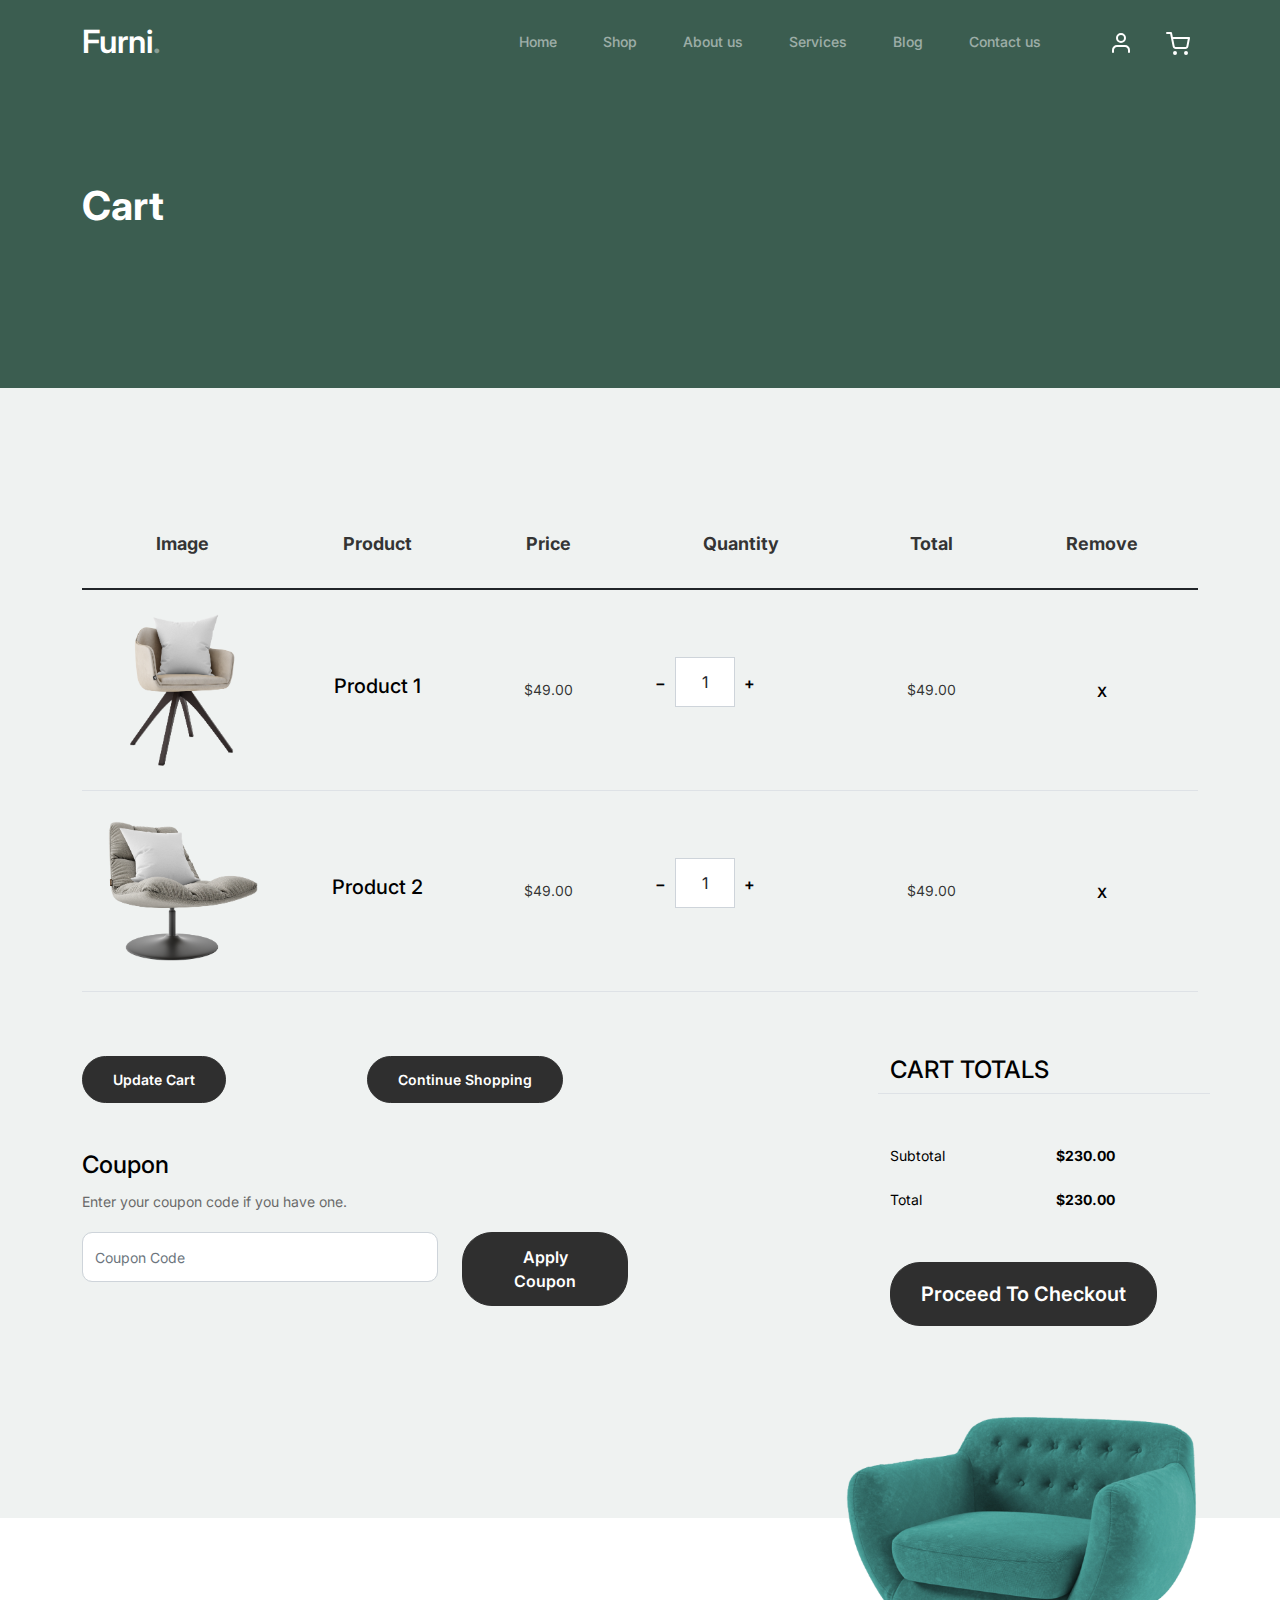
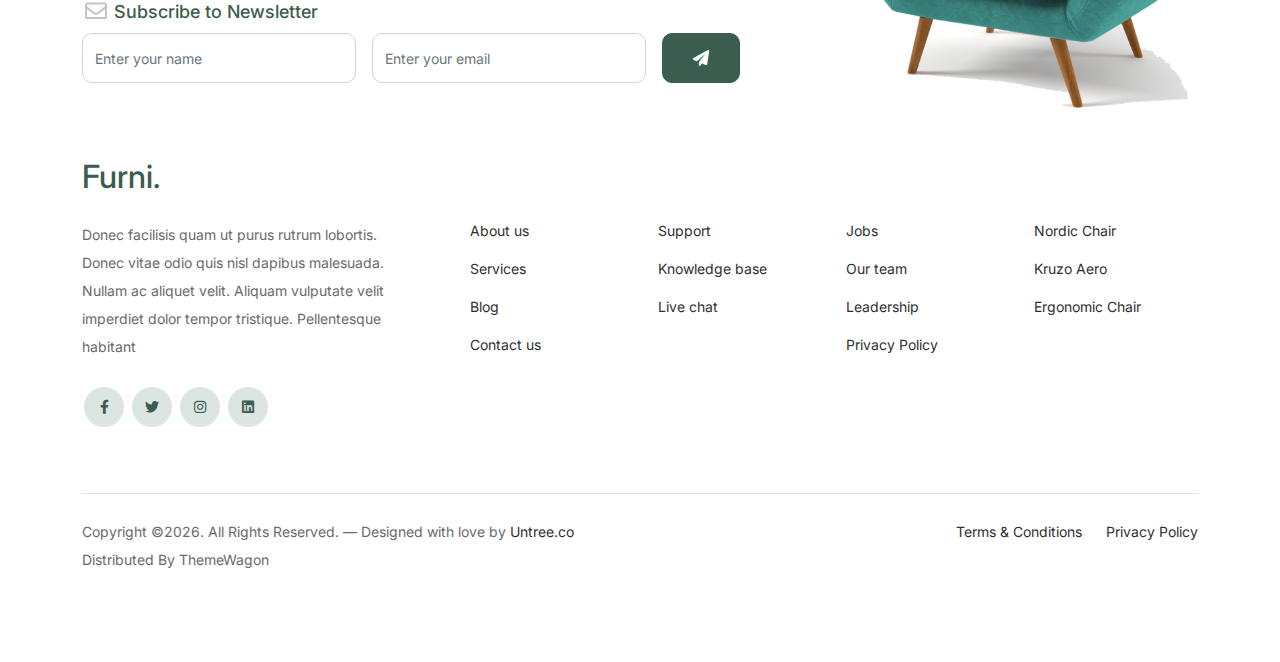
<file: cart.html>
<!-- /*
* Bootstrap 5
* Template Name: Furni
* Template Author: Untree.co
* Template URI: https://untree.co/
* License: https://creativecommons.org/licenses/by/3.0/
*/ -->
<!doctype html>
<html lang="en">
<head>
  <meta charset="utf-8">
  <meta name="viewport" content="width=device-width, initial-scale=1, shrink-to-fit=no">
  <meta name="author" content="Untree.co">
  <link rel="shortcut icon" href="favicon.png">

  <meta name="description" content="" />
  <meta name="keywords" content="bootstrap, bootstrap4" />

		<!-- Bootstrap CSS -->
		<link href="css/bootstrap.min.css" rel="stylesheet">
		<link href="https://cdnjs.cloudflare.com/ajax/libs/font-awesome/6.0.0-beta3/css/all.min.css" rel="stylesheet">
		<link href="css/tiny-slider.css" rel="stylesheet">
		<link href="css/style.css" rel="stylesheet">
		<title>Furni Free Bootstrap 5 Template for Furniture and Interior Design Websites by Untree.co </title>
	</head>

	<body>

		<!-- Start Header/Navigation -->
		<nav class="custom-navbar navbar navbar navbar-expand-md navbar-dark bg-dark" arial-label="Furni navigation bar">

			<div class="container">
				<a class="navbar-brand" href="index.html">Furni<span>.</span></a>

				<button class="navbar-toggler" type="button" data-bs-toggle="collapse" data-bs-target="#navbarsFurni" aria-controls="navbarsFurni" aria-expanded="false" aria-label="Toggle navigation">
					<span class="navbar-toggler-icon"></span>
				</button>

				<div class="collapse navbar-collapse" id="navbarsFurni">
					<ul class="custom-navbar-nav navbar-nav ms-auto mb-2 mb-md-0">
						<li class="nav-item ">
							<a class="nav-link" href="index.html">Home</a>
						</li>
						<li><a class="nav-link" href="shop.html">Shop</a></li>
						<li><a class="nav-link" href="about.html">About us</a></li>
						<li><a class="nav-link" href="services.html">Services</a></li>
						<li><a class="nav-link" href="blog.html">Blog</a></li>
						<li><a class="nav-link" href="contact.html">Contact us</a></li>
					</ul>

					<ul class="custom-navbar-cta navbar-nav mb-2 mb-md-0 ms-5">
						<li><a class="nav-link" href="#"><img src="images/user.svg"></a></li>
						<li><a class="nav-link" href="cart.html"><img src="images/cart.svg"></a></li>
					</ul>
				</div>
			</div>
				
		</nav>
		<!-- End Header/Navigation -->

		<!-- Start Hero Section -->
			<div class="hero">
				<div class="container">
					<div class="row justify-content-between">
						<div class="col-lg-5">
							<div class="intro-excerpt">
								<h1>Cart</h1>
							</div>
						</div>
						<div class="col-lg-7">
							
						</div>
					</div>
				</div>
			</div>
		<!-- End Hero Section -->

		

		<div class="untree_co-section before-footer-section">
            <div class="container">
              <div class="row mb-5">
                <form class="col-md-12" method="post">
                  <div class="site-blocks-table">
                    <table class="table">
                      <thead>
                        <tr>
                          <th class="product-thumbnail">Image</th>
                          <th class="product-name">Product</th>
                          <th class="product-price">Price</th>
                          <th class="product-quantity">Quantity</th>
                          <th class="product-total">Total</th>
                          <th class="product-remove">Remove</th>
                        </tr>
                      </thead>
                      <tbody>
                        <tr>
                          <td class="product-thumbnail">
                            <img src="images/product-1.png" alt="Image" class="img-fluid">
                          </td>
                          <td class="product-name">
                            <h2 class="h5 text-black">Product 1</h2>
                          </td>
                          <td>$49.00</td>
                          <td>
                            <div class="input-group mb-3 d-flex align-items-center quantity-container" style="max-width: 120px;">
                              <div class="input-group-prepend">
                                <button class="btn btn-outline-black decrease" type="button">&minus;</button>
                              </div>
                              <input type="text" class="form-control text-center quantity-amount" value="1" placeholder="" aria-label="Example text with button addon" aria-describedby="button-addon1">
                              <div class="input-group-append">
                                <button class="btn btn-outline-black increase" type="button">&plus;</button>
                              </div>
                            </div>
        
                          </td>
                          <td>$49.00</td>
                          <td><a href="#" class="btn btn-black btn-sm">X</a></td>
                        </tr>
        
                        <tr>
                          <td class="product-thumbnail">
                            <img src="images/product-2.png" alt="Image" class="img-fluid">
                          </td>
                          <td class="product-name">
                            <h2 class="h5 text-black">Product 2</h2>
                          </td>
                          <td>$49.00</td>
                          <td>
                            <div class="input-group mb-3 d-flex align-items-center quantity-container" style="max-width: 120px;">
                              <div class="input-group-prepend">
                                <button class="btn btn-outline-black decrease" type="button">&minus;</button>
                              </div>
                              <input type="text" class="form-control text-center quantity-amount" value="1" placeholder="" aria-label="Example text with button addon" aria-describedby="button-addon1">
                              <div class="input-group-append">
                                <button class="btn btn-outline-black increase" type="button">&plus;</button>
                              </div>
                            </div>
        
                          </td>
                          <td>$49.00</td>
                          <td><a href="#" class="btn btn-black btn-sm">X</a></td>
                        </tr>
                      </tbody>
                    </table>
                  </div>
                </form>
              </div>
        
              <div class="row">
                <div class="col-md-6">
                  <div class="row mb-5">
                    <div class="col-md-6 mb-3 mb-md-0">
                      <button class="btn btn-black btn-sm btn-block">Update Cart</button>
                    </div>
                    <div class="col-md-6">
                      <button class="btn btn-outline-black btn-sm btn-block">Continue Shopping</button>
                    </div>
                  </div>
                  <div class="row">
                    <div class="col-md-12">
                      <label class="text-black h4" for="coupon">Coupon</label>
                      <p>Enter your coupon code if you have one.</p>
                    </div>
                    <div class="col-md-8 mb-3 mb-md-0">
                      <input type="text" class="form-control py-3" id="coupon" placeholder="Coupon Code">
                    </div>
                    <div class="col-md-4">
                      <button class="btn btn-black">Apply Coupon</button>
                    </div>
                  </div>
                </div>
                <div class="col-md-6 pl-5">
                  <div class="row justify-content-end">
                    <div class="col-md-7">
                      <div class="row">
                        <div class="col-md-12 text-right border-bottom mb-5">
                          <h3 class="text-black h4 text-uppercase">Cart Totals</h3>
                        </div>
                      </div>
                      <div class="row mb-3">
                        <div class="col-md-6">
                          <span class="text-black">Subtotal</span>
                        </div>
                        <div class="col-md-6 text-right">
                          <strong class="text-black">$230.00</strong>
                        </div>
                      </div>
                      <div class="row mb-5">
                        <div class="col-md-6">
                          <span class="text-black">Total</span>
                        </div>
                        <div class="col-md-6 text-right">
                          <strong class="text-black">$230.00</strong>
                        </div>
                      </div>
        
                      <div class="row">
                        <div class="col-md-12">
                          <button class="btn btn-black btn-lg py-3 btn-block" onclick="window.location='checkout.html'">Proceed To Checkout</button>
                        </div>
                      </div>
                    </div>
                  </div>
                </div>
              </div>
            </div>
          </div>
		

		<!-- Start Footer Section -->
		<footer class="footer-section">
			<div class="container relative">

				<div class="sofa-img">
					<img src="images/sofa.png" alt="Image" class="img-fluid">
				</div>

				<div class="row">
					<div class="col-lg-8">
						<div class="subscription-form">
							<h3 class="d-flex align-items-center"><span class="me-1"><img src="images/envelope-outline.svg" alt="Image" class="img-fluid"></span><span>Subscribe to Newsletter</span></h3>

							<form action="#" class="row g-3">
								<div class="col-auto">
									<input type="text" class="form-control" placeholder="Enter your name">
								</div>
								<div class="col-auto">
									<input type="email" class="form-control" placeholder="Enter your email">
								</div>
								<div class="col-auto">
									<button class="btn btn-primary">
										<span class="fa fa-paper-plane"></span>
									</button>
								</div>
							</form>

						</div>
					</div>
				</div>

				<div class="row g-5 mb-5">
					<div class="col-lg-4">
						<div class="mb-4 footer-logo-wrap"><a href="#" class="footer-logo">Furni<span>.</span></a></div>
						<p class="mb-4">Donec facilisis quam ut purus rutrum lobortis. Donec vitae odio quis nisl dapibus malesuada. Nullam ac aliquet velit. Aliquam vulputate velit imperdiet dolor tempor tristique. Pellentesque habitant</p>

						<ul class="list-unstyled custom-social">
							<li><a href="#"><span class="fa fa-brands fa-facebook-f"></span></a></li>
							<li><a href="#"><span class="fa fa-brands fa-twitter"></span></a></li>
							<li><a href="#"><span class="fa fa-brands fa-instagram"></span></a></li>
							<li><a href="#"><span class="fa fa-brands fa-linkedin"></span></a></li>
						</ul>
					</div>

					<div class="col-lg-8">
						<div class="row links-wrap">
							<div class="col-6 col-sm-6 col-md-3">
								<ul class="list-unstyled">
									<li><a href="#">About us</a></li>
									<li><a href="#">Services</a></li>
									<li><a href="#">Blog</a></li>
									<li><a href="#">Contact us</a></li>
								</ul>
							</div>

							<div class="col-6 col-sm-6 col-md-3">
								<ul class="list-unstyled">
									<li><a href="#">Support</a></li>
									<li><a href="#">Knowledge base</a></li>
									<li><a href="#">Live chat</a></li>
								</ul>
							</div>

							<div class="col-6 col-sm-6 col-md-3">
								<ul class="list-unstyled">
									<li><a href="#">Jobs</a></li>
									<li><a href="#">Our team</a></li>
									<li><a href="#">Leadership</a></li>
									<li><a href="#">Privacy Policy</a></li>
								</ul>
							</div>

							<div class="col-6 col-sm-6 col-md-3">
								<ul class="list-unstyled">
									<li><a href="#">Nordic Chair</a></li>
									<li><a href="#">Kruzo Aero</a></li>
									<li><a href="#">Ergonomic Chair</a></li>
								</ul>
							</div>
						</div>
					</div>

				</div>

				<div class="border-top copyright">
					<div class="row pt-4">
						<div class="col-lg-6">
							<p class="mb-2 text-center text-lg-start">Copyright &copy;<script>document.write(new Date().getFullYear());</script>. All Rights Reserved. &mdash; Designed with love by <a href="https://untree.co">Untree.co</a> Distributed By <a hreff="https://themewagon.com">ThemeWagon</a>  <!-- License information: https://untree.co/license/ -->
            </p>
						</div>

						<div class="col-lg-6 text-center text-lg-end">
							<ul class="list-unstyled d-inline-flex ms-auto">
								<li class="me-4"><a href="#">Terms &amp; Conditions</a></li>
								<li><a href="#">Privacy Policy</a></li>
							</ul>
						</div>

					</div>
				</div>

			</div>
		</footer>
		<!-- End Footer Section -->	


		<script src="js/bootstrap.bundle.min.js"></script>
		<script src="js/tiny-slider.js"></script>
		<script src="js/custom.js"></script>
	</body>

</html>
</file>
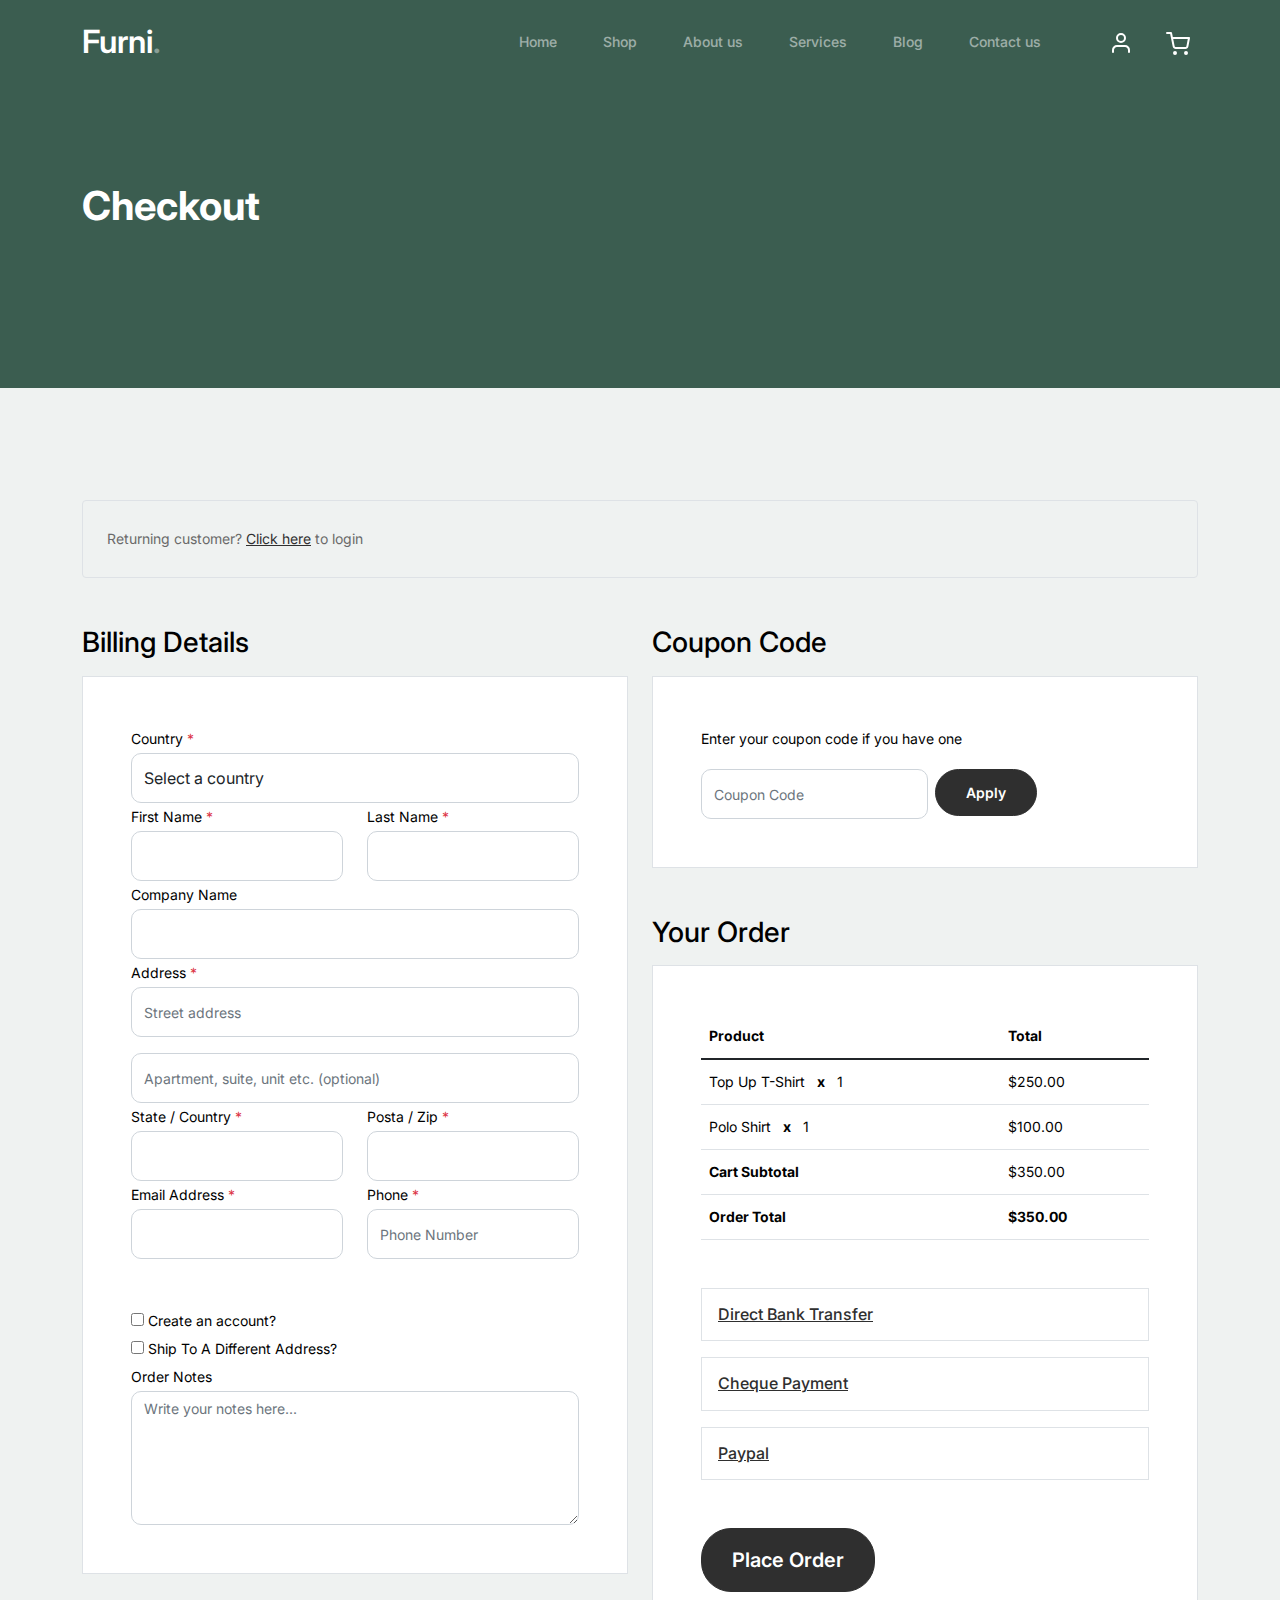
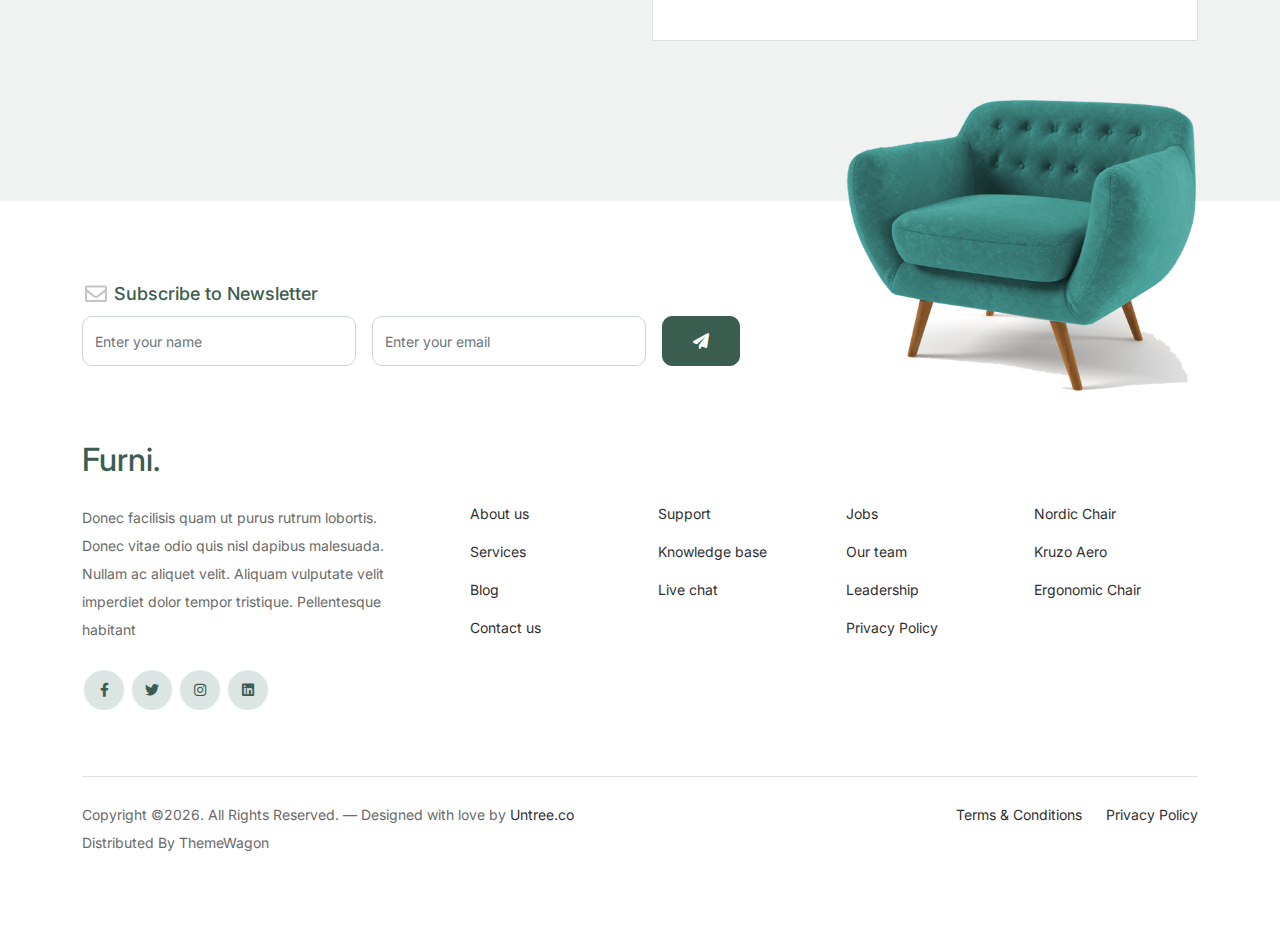
<file: checkout.html>
<!-- /*
* Bootstrap 5
* Template Name: Furni
* Template Author: Untree.co
* Template URI: https://untree.co/
* License: https://creativecommons.org/licenses/by/3.0/
*/ -->
<!doctype html>
<html lang="en">
<head>
  <meta charset="utf-8">
  <meta name="viewport" content="width=device-width, initial-scale=1, shrink-to-fit=no">
  <meta name="author" content="Untree.co">
  <link rel="shortcut icon" href="favicon.png">

  <meta name="description" content="" />
  <meta name="keywords" content="bootstrap, bootstrap4" />

		<!-- Bootstrap CSS -->
		<link href="css/bootstrap.min.css" rel="stylesheet">
		<link href="https://cdnjs.cloudflare.com/ajax/libs/font-awesome/6.0.0-beta3/css/all.min.css" rel="stylesheet">
		<link href="css/tiny-slider.css" rel="stylesheet">
		<link href="css/style.css" rel="stylesheet">
		<title>Furni Free Bootstrap 5 Template for Furniture and Interior Design Websites by Untree.co </title>
	</head>

	<body>

		<!-- Start Header/Navigation -->
		<nav class="custom-navbar navbar navbar navbar-expand-md navbar-dark bg-dark" arial-label="Furni navigation bar">

			<div class="container">
				<a class="navbar-brand" href="index.html">Furni<span>.</span></a>

				<button class="navbar-toggler" type="button" data-bs-toggle="collapse" data-bs-target="#navbarsFurni" aria-controls="navbarsFurni" aria-expanded="false" aria-label="Toggle navigation">
					<span class="navbar-toggler-icon"></span>
				</button>

				<div class="collapse navbar-collapse" id="navbarsFurni">
					<ul class="custom-navbar-nav navbar-nav ms-auto mb-2 mb-md-0">
						<li class="nav-item ">
							<a class="nav-link" href="index.html">Home</a>
						</li>
						<li><a class="nav-link" href="shop.html">Shop</a></li>
						<li><a class="nav-link" href="about.html">About us</a></li>
						<li><a class="nav-link" href="services.html">Services</a></li>
						<li><a class="nav-link" href="blog.html">Blog</a></li>
						<li><a class="nav-link" href="contact.html">Contact us</a></li>
					</ul>

					<ul class="custom-navbar-cta navbar-nav mb-2 mb-md-0 ms-5">
						<li><a class="nav-link" href="#"><img src="images/user.svg"></a></li>
						<li><a class="nav-link" href="cart.html"><img src="images/cart.svg"></a></li>
					</ul>
				</div>
			</div>
				
		</nav>
		<!-- End Header/Navigation -->

		<!-- Start Hero Section -->
			<div class="hero">
				<div class="container">
					<div class="row justify-content-between">
						<div class="col-lg-5">
							<div class="intro-excerpt">
								<h1>Checkout</h1>
							</div>
						</div>
						<div class="col-lg-7">
							
						</div>
					</div>
				</div>
			</div>
		<!-- End Hero Section -->

		<div class="untree_co-section">
		    <div class="container">
		      <div class="row mb-5">
		        <div class="col-md-12">
		          <div class="border p-4 rounded" role="alert">
		            Returning customer? <a href="#">Click here</a> to login
		          </div>
		        </div>
		      </div>
		      <div class="row">
		        <div class="col-md-6 mb-5 mb-md-0">
		          <h2 class="h3 mb-3 text-black">Billing Details</h2>
		          <div class="p-3 p-lg-5 border bg-white">
		            <div class="form-group">
		              <label for="c_country" class="text-black">Country <span class="text-danger">*</span></label>
		              <select id="c_country" class="form-control">
		                <option value="1">Select a country</option>    
		                <option value="2">bangladesh</option>    
		                <option value="3">Algeria</option>    
		                <option value="4">Afghanistan</option>    
		                <option value="5">Ghana</option>    
		                <option value="6">Albania</option>    
		                <option value="7">Bahrain</option>    
		                <option value="8">Colombia</option>    
		                <option value="9">Dominican Republic</option>    
		              </select>
		            </div>
		            <div class="form-group row">
		              <div class="col-md-6">
		                <label for="c_fname" class="text-black">First Name <span class="text-danger">*</span></label>
		                <input type="text" class="form-control" id="c_fname" name="c_fname">
		              </div>
		              <div class="col-md-6">
		                <label for="c_lname" class="text-black">Last Name <span class="text-danger">*</span></label>
		                <input type="text" class="form-control" id="c_lname" name="c_lname">
		              </div>
		            </div>

		            <div class="form-group row">
		              <div class="col-md-12">
		                <label for="c_companyname" class="text-black">Company Name </label>
		                <input type="text" class="form-control" id="c_companyname" name="c_companyname">
		              </div>
		            </div>

		            <div class="form-group row">
		              <div class="col-md-12">
		                <label for="c_address" class="text-black">Address <span class="text-danger">*</span></label>
		                <input type="text" class="form-control" id="c_address" name="c_address" placeholder="Street address">
		              </div>
		            </div>

		            <div class="form-group mt-3">
		              <input type="text" class="form-control" placeholder="Apartment, suite, unit etc. (optional)">
		            </div>

		            <div class="form-group row">
		              <div class="col-md-6">
		                <label for="c_state_country" class="text-black">State / Country <span class="text-danger">*</span></label>
		                <input type="text" class="form-control" id="c_state_country" name="c_state_country">
		              </div>
		              <div class="col-md-6">
		                <label for="c_postal_zip" class="text-black">Posta / Zip <span class="text-danger">*</span></label>
		                <input type="text" class="form-control" id="c_postal_zip" name="c_postal_zip">
		              </div>
		            </div>

		            <div class="form-group row mb-5">
		              <div class="col-md-6">
		                <label for="c_email_address" class="text-black">Email Address <span class="text-danger">*</span></label>
		                <input type="text" class="form-control" id="c_email_address" name="c_email_address">
		              </div>
		              <div class="col-md-6">
		                <label for="c_phone" class="text-black">Phone <span class="text-danger">*</span></label>
		                <input type="text" class="form-control" id="c_phone" name="c_phone" placeholder="Phone Number">
		              </div>
		            </div>

		            <div class="form-group">
		              <label for="c_create_account" class="text-black" data-bs-toggle="collapse" href="#create_an_account" role="button" aria-expanded="false" aria-controls="create_an_account"><input type="checkbox" value="1" id="c_create_account"> Create an account?</label>
		              <div class="collapse" id="create_an_account">
		                <div class="py-2 mb-4">
		                  <p class="mb-3">Create an account by entering the information below. If you are a returning customer please login at the top of the page.</p>
		                  <div class="form-group">
		                    <label for="c_account_password" class="text-black">Account Password</label>
		                    <input type="email" class="form-control" id="c_account_password" name="c_account_password" placeholder="">
		                  </div>
		                </div>
		              </div>
		            </div>


		            <div class="form-group">
		              <label for="c_ship_different_address" class="text-black" data-bs-toggle="collapse" href="#ship_different_address" role="button" aria-expanded="false" aria-controls="ship_different_address"><input type="checkbox" value="1" id="c_ship_different_address"> Ship To A Different Address?</label>
		              <div class="collapse" id="ship_different_address">
		                <div class="py-2">

		                  <div class="form-group">
		                    <label for="c_diff_country" class="text-black">Country <span class="text-danger">*</span></label>
		                    <select id="c_diff_country" class="form-control">
		                      <option value="1">Select a country</option>    
		                      <option value="2">bangladesh</option>    
		                      <option value="3">Algeria</option>    
		                      <option value="4">Afghanistan</option>    
		                      <option value="5">Ghana</option>    
		                      <option value="6">Albania</option>    
		                      <option value="7">Bahrain</option>    
		                      <option value="8">Colombia</option>    
		                      <option value="9">Dominican Republic</option>    
		                    </select>
		                  </div>


		                  <div class="form-group row">
		                    <div class="col-md-6">
		                      <label for="c_diff_fname" class="text-black">First Name <span class="text-danger">*</span></label>
		                      <input type="text" class="form-control" id="c_diff_fname" name="c_diff_fname">
		                    </div>
		                    <div class="col-md-6">
		                      <label for="c_diff_lname" class="text-black">Last Name <span class="text-danger">*</span></label>
		                      <input type="text" class="form-control" id="c_diff_lname" name="c_diff_lname">
		                    </div>
		                  </div>

		                  <div class="form-group row">
		                    <div class="col-md-12">
		                      <label for="c_diff_companyname" class="text-black">Company Name </label>
		                      <input type="text" class="form-control" id="c_diff_companyname" name="c_diff_companyname">
		                    </div>
		                  </div>

		                  <div class="form-group row  mb-3">
		                    <div class="col-md-12">
		                      <label for="c_diff_address" class="text-black">Address <span class="text-danger">*</span></label>
		                      <input type="text" class="form-control" id="c_diff_address" name="c_diff_address" placeholder="Street address">
		                    </div>
		                  </div>

		                  <div class="form-group">
		                    <input type="text" class="form-control" placeholder="Apartment, suite, unit etc. (optional)">
		                  </div>

		                  <div class="form-group row">
		                    <div class="col-md-6">
		                      <label for="c_diff_state_country" class="text-black">State / Country <span class="text-danger">*</span></label>
		                      <input type="text" class="form-control" id="c_diff_state_country" name="c_diff_state_country">
		                    </div>
		                    <div class="col-md-6">
		                      <label for="c_diff_postal_zip" class="text-black">Posta / Zip <span class="text-danger">*</span></label>
		                      <input type="text" class="form-control" id="c_diff_postal_zip" name="c_diff_postal_zip">
		                    </div>
		                  </div>

		                  <div class="form-group row mb-5">
		                    <div class="col-md-6">
		                      <label for="c_diff_email_address" class="text-black">Email Address <span class="text-danger">*</span></label>
		                      <input type="text" class="form-control" id="c_diff_email_address" name="c_diff_email_address">
		                    </div>
		                    <div class="col-md-6">
		                      <label for="c_diff_phone" class="text-black">Phone <span class="text-danger">*</span></label>
		                      <input type="text" class="form-control" id="c_diff_phone" name="c_diff_phone" placeholder="Phone Number">
		                    </div>
		                  </div>

		                </div>

		              </div>
		            </div>

		            <div class="form-group">
		              <label for="c_order_notes" class="text-black">Order Notes</label>
		              <textarea name="c_order_notes" id="c_order_notes" cols="30" rows="5" class="form-control" placeholder="Write your notes here..."></textarea>
		            </div>

		          </div>
		        </div>
		        <div class="col-md-6">

		          <div class="row mb-5">
		            <div class="col-md-12">
		              <h2 class="h3 mb-3 text-black">Coupon Code</h2>
		              <div class="p-3 p-lg-5 border bg-white">

		                <label for="c_code" class="text-black mb-3">Enter your coupon code if you have one</label>
		                <div class="input-group w-75 couponcode-wrap">
		                  <input type="text" class="form-control me-2" id="c_code" placeholder="Coupon Code" aria-label="Coupon Code" aria-describedby="button-addon2">
		                  <div class="input-group-append">
		                    <button class="btn btn-black btn-sm" type="button" id="button-addon2">Apply</button>
		                  </div>
		                </div>

		              </div>
		            </div>
		          </div>

		          <div class="row mb-5">
		            <div class="col-md-12">
		              <h2 class="h3 mb-3 text-black">Your Order</h2>
		              <div class="p-3 p-lg-5 border bg-white">
		                <table class="table site-block-order-table mb-5">
		                  <thead>
		                    <th>Product</th>
		                    <th>Total</th>
		                  </thead>
		                  <tbody>
		                    <tr>
		                      <td>Top Up T-Shirt <strong class="mx-2">x</strong> 1</td>
		                      <td>$250.00</td>
		                    </tr>
		                    <tr>
		                      <td>Polo Shirt <strong class="mx-2">x</strong>   1</td>
		                      <td>$100.00</td>
		                    </tr>
		                    <tr>
		                      <td class="text-black font-weight-bold"><strong>Cart Subtotal</strong></td>
		                      <td class="text-black">$350.00</td>
		                    </tr>
		                    <tr>
		                      <td class="text-black font-weight-bold"><strong>Order Total</strong></td>
		                      <td class="text-black font-weight-bold"><strong>$350.00</strong></td>
		                    </tr>
		                  </tbody>
		                </table>

		                <div class="border p-3 mb-3">
		                  <h3 class="h6 mb-0"><a class="d-block" data-bs-toggle="collapse" href="#collapsebank" role="button" aria-expanded="false" aria-controls="collapsebank">Direct Bank Transfer</a></h3>

		                  <div class="collapse" id="collapsebank">
		                    <div class="py-2">
		                      <p class="mb-0">Make your payment directly into our bank account. Please use your Order ID as the payment reference. Your order won’t be shipped until the funds have cleared in our account.</p>
		                    </div>
		                  </div>
		                </div>

		                <div class="border p-3 mb-3">
		                  <h3 class="h6 mb-0"><a class="d-block" data-bs-toggle="collapse" href="#collapsecheque" role="button" aria-expanded="false" aria-controls="collapsecheque">Cheque Payment</a></h3>

		                  <div class="collapse" id="collapsecheque">
		                    <div class="py-2">
		                      <p class="mb-0">Make your payment directly into our bank account. Please use your Order ID as the payment reference. Your order won’t be shipped until the funds have cleared in our account.</p>
		                    </div>
		                  </div>
		                </div>

		                <div class="border p-3 mb-5">
		                  <h3 class="h6 mb-0"><a class="d-block" data-bs-toggle="collapse" href="#collapsepaypal" role="button" aria-expanded="false" aria-controls="collapsepaypal">Paypal</a></h3>

		                  <div class="collapse" id="collapsepaypal">
		                    <div class="py-2">
		                      <p class="mb-0">Make your payment directly into our bank account. Please use your Order ID as the payment reference. Your order won’t be shipped until the funds have cleared in our account.</p>
		                    </div>
		                  </div>
		                </div>

		                <div class="form-group">
		                  <button class="btn btn-black btn-lg py-3 btn-block" onclick="window.location='thankyou.html'">Place Order</button>
		                </div>

		              </div>
		            </div>
		          </div>

		        </div>
		      </div>
		      <!-- </form> -->
		    </div>
		  </div>

		<!-- Start Footer Section -->
		<footer class="footer-section">
			<div class="container relative">

				<div class="sofa-img">
					<img src="images/sofa.png" alt="Image" class="img-fluid">
				</div>

				<div class="row">
					<div class="col-lg-8">
						<div class="subscription-form">
							<h3 class="d-flex align-items-center"><span class="me-1"><img src="images/envelope-outline.svg" alt="Image" class="img-fluid"></span><span>Subscribe to Newsletter</span></h3>

							<form action="#" class="row g-3">
								<div class="col-auto">
									<input type="text" class="form-control" placeholder="Enter your name">
								</div>
								<div class="col-auto">
									<input type="email" class="form-control" placeholder="Enter your email">
								</div>
								<div class="col-auto">
									<button class="btn btn-primary">
										<span class="fa fa-paper-plane"></span>
									</button>
								</div>
							</form>

						</div>
					</div>
				</div>

				<div class="row g-5 mb-5">
					<div class="col-lg-4">
						<div class="mb-4 footer-logo-wrap"><a href="#" class="footer-logo">Furni<span>.</span></a></div>
						<p class="mb-4">Donec facilisis quam ut purus rutrum lobortis. Donec vitae odio quis nisl dapibus malesuada. Nullam ac aliquet velit. Aliquam vulputate velit imperdiet dolor tempor tristique. Pellentesque habitant</p>

						<ul class="list-unstyled custom-social">
							<li><a href="#"><span class="fa fa-brands fa-facebook-f"></span></a></li>
							<li><a href="#"><span class="fa fa-brands fa-twitter"></span></a></li>
							<li><a href="#"><span class="fa fa-brands fa-instagram"></span></a></li>
							<li><a href="#"><span class="fa fa-brands fa-linkedin"></span></a></li>
						</ul>
					</div>

					<div class="col-lg-8">
						<div class="row links-wrap">
							<div class="col-6 col-sm-6 col-md-3">
								<ul class="list-unstyled">
									<li><a href="#">About us</a></li>
									<li><a href="#">Services</a></li>
									<li><a href="#">Blog</a></li>
									<li><a href="#">Contact us</a></li>
								</ul>
							</div>

							<div class="col-6 col-sm-6 col-md-3">
								<ul class="list-unstyled">
									<li><a href="#">Support</a></li>
									<li><a href="#">Knowledge base</a></li>
									<li><a href="#">Live chat</a></li>
								</ul>
							</div>

							<div class="col-6 col-sm-6 col-md-3">
								<ul class="list-unstyled">
									<li><a href="#">Jobs</a></li>
									<li><a href="#">Our team</a></li>
									<li><a href="#">Leadership</a></li>
									<li><a href="#">Privacy Policy</a></li>
								</ul>
							</div>

							<div class="col-6 col-sm-6 col-md-3">
								<ul class="list-unstyled">
									<li><a href="#">Nordic Chair</a></li>
									<li><a href="#">Kruzo Aero</a></li>
									<li><a href="#">Ergonomic Chair</a></li>
								</ul>
							</div>
						</div>
					</div>

				</div>

				<div class="border-top copyright">
					<div class="row pt-4">
						<div class="col-lg-6">
							<p class="mb-2 text-center text-lg-start">Copyright &copy;<script>document.write(new Date().getFullYear());</script>. All Rights Reserved. &mdash; Designed with love by <a href="https://untree.co">Untree.co</a> Distributed By <a hreff="https://themewagon.com">ThemeWagon</a>  <!-- License information: https://untree.co/license/ -->
            </p>
						</div>

						<div class="col-lg-6 text-center text-lg-end">
							<ul class="list-unstyled d-inline-flex ms-auto">
								<li class="me-4"><a href="#">Terms &amp; Conditions</a></li>
								<li><a href="#">Privacy Policy</a></li>
							</ul>
						</div>

					</div>
				</div>

			</div>
		</footer>
		<!-- End Footer Section -->	


		<script src="js/bootstrap.bundle.min.js"></script>
		<script src="js/tiny-slider.js"></script>
		<script src="js/custom.js"></script>
	</body>

</html>
</file>
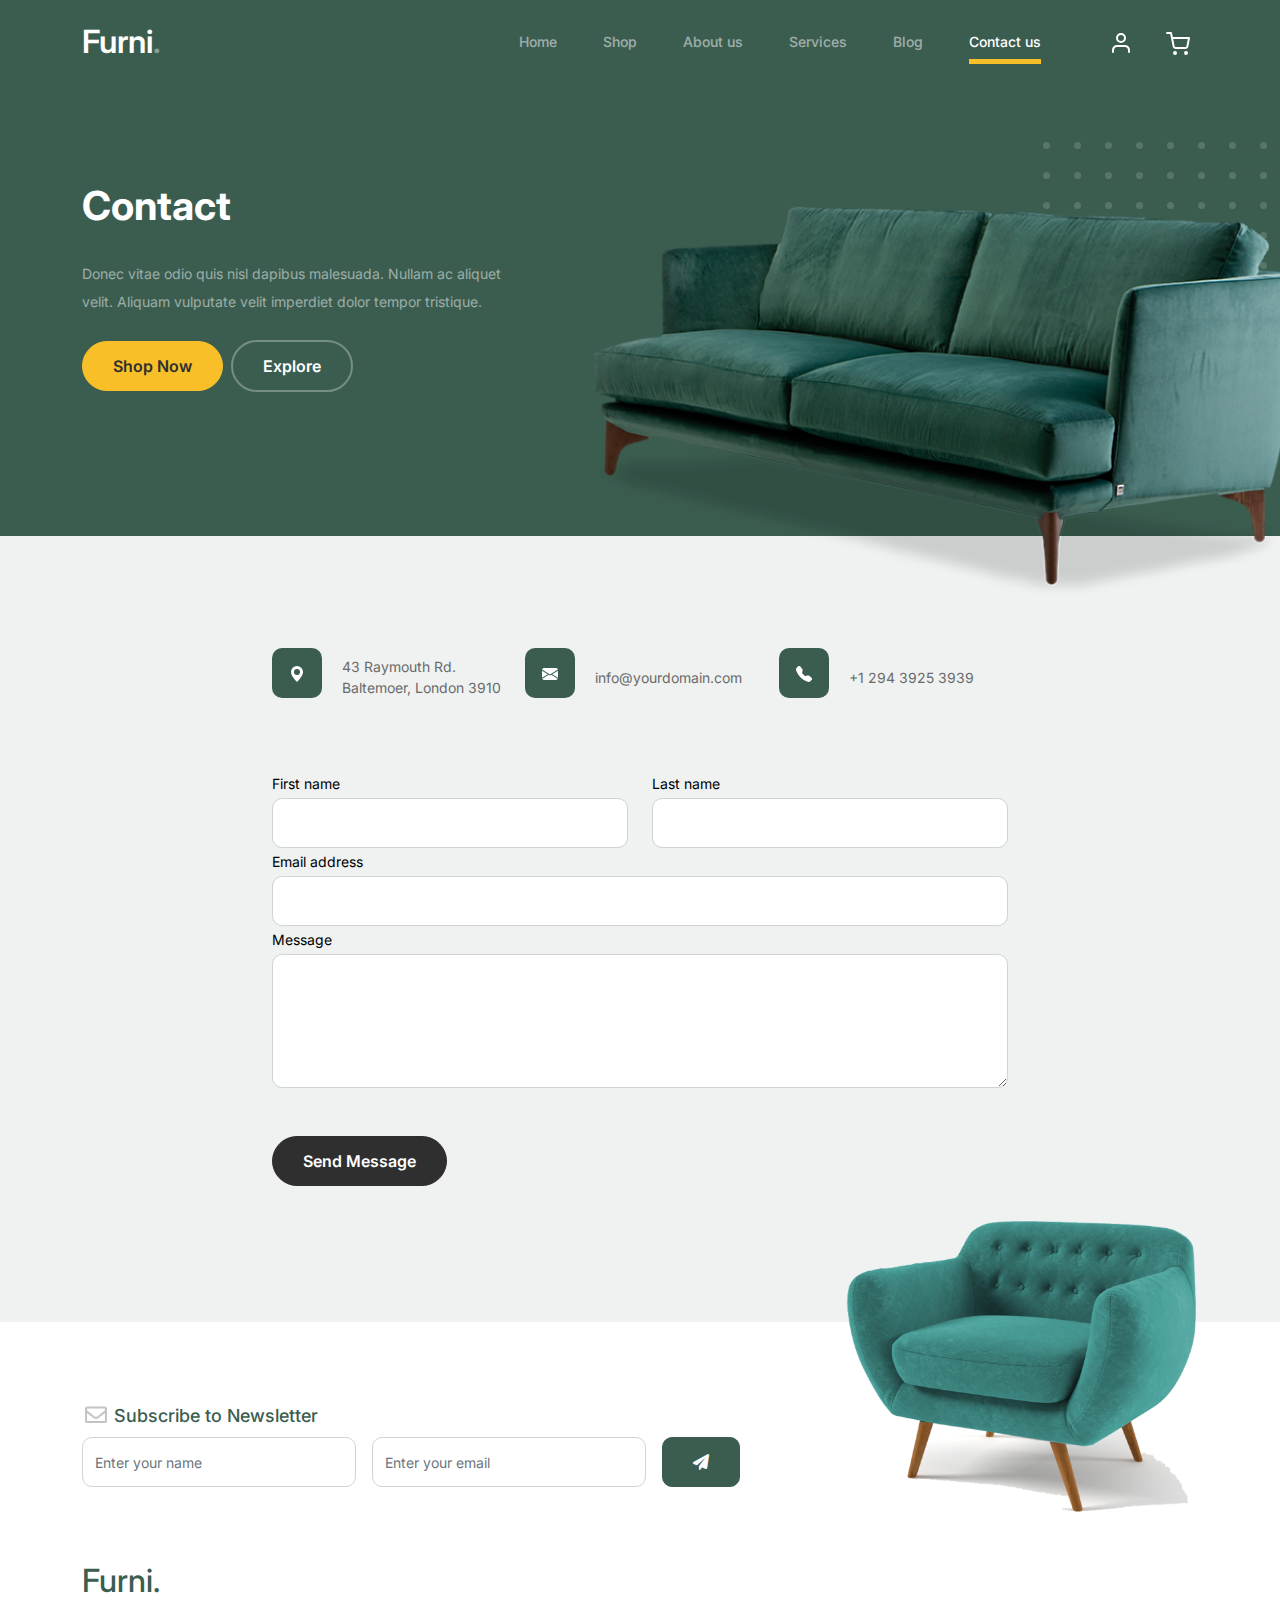
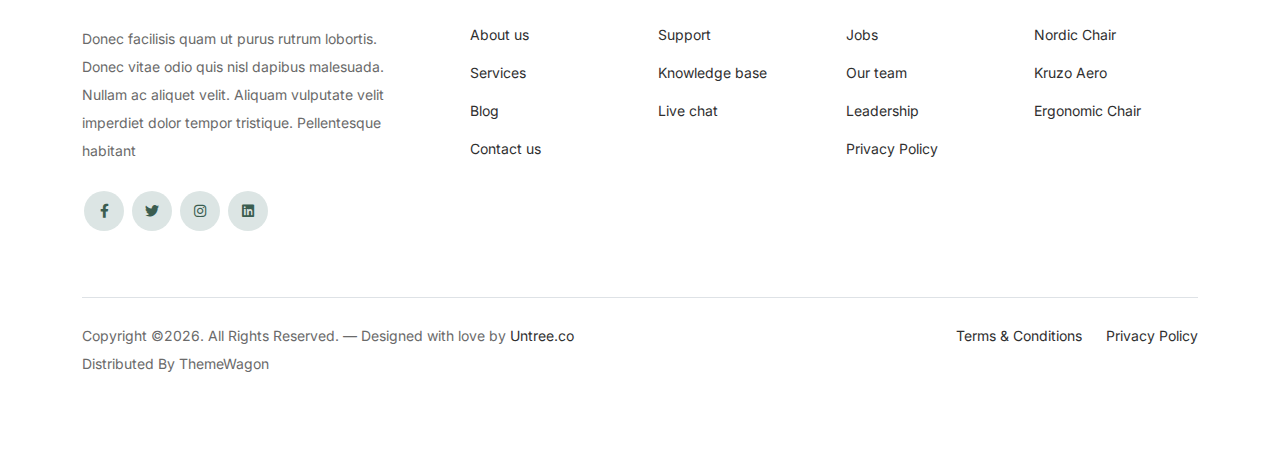
<file: contact.html>
<!-- /*
* Bootstrap 5
* Template Name: Furni
* Template Author: Untree.co
* Template URI: https://untree.co/
* License: https://creativecommons.org/licenses/by/3.0/
*/ -->
<!doctype html>
<html lang="en">
<head>
  <meta charset="utf-8">
  <meta name="viewport" content="width=device-width, initial-scale=1, shrink-to-fit=no">
  <meta name="author" content="Untree.co">
  <link rel="shortcut icon" href="favicon.png">

  <meta name="description" content="" />
  <meta name="keywords" content="bootstrap, bootstrap4" />

		<!-- Bootstrap CSS -->
		<link href="css/bootstrap.min.css" rel="stylesheet">
		<link href="https://cdnjs.cloudflare.com/ajax/libs/font-awesome/6.0.0-beta3/css/all.min.css" rel="stylesheet">
		<link href="css/tiny-slider.css" rel="stylesheet">
		<link href="css/style.css" rel="stylesheet">
		<title>Furni Free Bootstrap 5 Template for Furniture and Interior Design Websites by Untree.co </title>
	</head>

	<body>

		<!-- Start Header/Navigation -->
		<nav class="custom-navbar navbar navbar navbar-expand-md navbar-dark bg-dark" arial-label="Furni navigation bar">

			<div class="container">
				<a class="navbar-brand" href="index.html">Furni<span>.</span></a>

				<button class="navbar-toggler" type="button" data-bs-toggle="collapse" data-bs-target="#navbarsFurni" aria-controls="navbarsFurni" aria-expanded="false" aria-label="Toggle navigation">
					<span class="navbar-toggler-icon"></span>
				</button>

				<div class="collapse navbar-collapse" id="navbarsFurni">
					<ul class="custom-navbar-nav navbar-nav ms-auto mb-2 mb-md-0">
						<li class="nav-item">
							<a class="nav-link" href="index.html">Home</a>
						</li>
						<li><a class="nav-link" href="shop.html">Shop</a></li>
						<li><a class="nav-link" href="about.html">About us</a></li>
						<li><a class="nav-link" href="services.html">Services</a></li>
						<li><a class="nav-link" href="blog.html">Blog</a></li>
						<li class="active"><a class="nav-link" href="contact.html">Contact us</a></li>
					</ul>

					<ul class="custom-navbar-cta navbar-nav mb-2 mb-md-0 ms-5">
						<li><a class="nav-link" href="#"><img src="images/user.svg"></a></li>
						<li><a class="nav-link" href="cart.html"><img src="images/cart.svg"></a></li>
					</ul>
				</div>
			</div>
				
		</nav>
		<!-- End Header/Navigation -->

		<!-- Start Hero Section -->
			<div class="hero">
				<div class="container">
					<div class="row justify-content-between">
						<div class="col-lg-5">
							<div class="intro-excerpt">
								<h1>Contact</h1>
								<p class="mb-4">Donec vitae odio quis nisl dapibus malesuada. Nullam ac aliquet velit. Aliquam vulputate velit imperdiet dolor tempor tristique.</p>
								<p><a href="" class="btn btn-secondary me-2">Shop Now</a><a href="#" class="btn btn-white-outline">Explore</a></p>
							</div>
						</div>
						<div class="col-lg-7">
							<div class="hero-img-wrap">
								<img src="images/couch.png" class="img-fluid">
							</div>
						</div>
					</div>
				</div>
			</div>
		<!-- End Hero Section -->

		
		<!-- Start Contact Form -->
		<div class="untree_co-section">
      <div class="container">

        <div class="block">
          <div class="row justify-content-center">


            <div class="col-md-8 col-lg-8 pb-4">


              <div class="row mb-5">
                <div class="col-lg-4">
                  <div  class="service no-shadow align-items-center link horizontal d-flex active" data-aos="fade-left" data-aos-delay="0">
                    <div class="service-icon color-1 mb-4">
                      <svg xmlns="http://www.w3.org/2000/svg" width="16" height="16" fill="currentColor" class="bi bi-geo-alt-fill" viewBox="0 0 16 16">
                        <path d="M8 16s6-5.686 6-10A6 6 0 0 0 2 6c0 4.314 6 10 6 10zm0-7a3 3 0 1 1 0-6 3 3 0 0 1 0 6z"/>
                      </svg>
                    </div> <!-- /.icon -->
                    <div class="service-contents">
                      <p>43 Raymouth Rd. Baltemoer, London 3910</p>
                    </div> <!-- /.service-contents-->
                  </div> <!-- /.service -->
                </div>

                <div class="col-lg-4">
                  <div  class="service no-shadow align-items-center link horizontal d-flex active" data-aos="fade-left" data-aos-delay="0">
                    <div class="service-icon color-1 mb-4">
                      <svg xmlns="http://www.w3.org/2000/svg" width="16" height="16" fill="currentColor" class="bi bi-envelope-fill" viewBox="0 0 16 16">
                        <path d="M.05 3.555A2 2 0 0 1 2 2h12a2 2 0 0 1 1.95 1.555L8 8.414.05 3.555zM0 4.697v7.104l5.803-3.558L0 4.697zM6.761 8.83l-6.57 4.027A2 2 0 0 0 2 14h12a2 2 0 0 0 1.808-1.144l-6.57-4.027L8 9.586l-1.239-.757zm3.436-.586L16 11.801V4.697l-5.803 3.546z"/>
                      </svg>
                    </div> <!-- /.icon -->
                    <div class="service-contents">
                      <p>info@yourdomain.com</p>
                    </div> <!-- /.service-contents-->
                  </div> <!-- /.service -->
                </div>

                <div class="col-lg-4">
                  <div  class="service no-shadow align-items-center link horizontal d-flex active" data-aos="fade-left" data-aos-delay="0">
                    <div class="service-icon color-1 mb-4">
                      <svg xmlns="http://www.w3.org/2000/svg" width="16" height="16" fill="currentColor" class="bi bi-telephone-fill" viewBox="0 0 16 16">
                        <path fill-rule="evenodd" d="M1.885.511a1.745 1.745 0 0 1 2.61.163L6.29 2.98c.329.423.445.974.315 1.494l-.547 2.19a.678.678 0 0 0 .178.643l2.457 2.457a.678.678 0 0 0 .644.178l2.189-.547a1.745 1.745 0 0 1 1.494.315l2.306 1.794c.829.645.905 1.87.163 2.611l-1.034 1.034c-.74.74-1.846 1.065-2.877.702a18.634 18.634 0 0 1-7.01-4.42 18.634 18.634 0 0 1-4.42-7.009c-.362-1.03-.037-2.137.703-2.877L1.885.511z"/>
                      </svg>
                    </div> <!-- /.icon -->
                    <div class="service-contents">
                      <p>+1 294 3925 3939</p>
                    </div> <!-- /.service-contents-->
                  </div> <!-- /.service -->
                </div>
              </div>

              <form>
                <div class="row">
                  <div class="col-6">
                    <div class="form-group">
                      <label class="text-black" for="fname">First name</label>
                      <input type="text" class="form-control" id="fname">
                    </div>
                  </div>
                  <div class="col-6">
                    <div class="form-group">
                      <label class="text-black" for="lname">Last name</label>
                      <input type="text" class="form-control" id="lname">
                    </div>
                  </div>
                </div>
                <div class="form-group">
                  <label class="text-black" for="email">Email address</label>
                  <input type="email" class="form-control" id="email">
                </div>

                <div class="form-group mb-5">
                  <label class="text-black" for="message">Message</label>
                  <textarea name="" class="form-control" id="message" cols="30" rows="5"></textarea>
                </div>

                <button type="submit" class="btn btn-primary-hover-outline">Send Message</button>
              </form>

            </div>

          </div>

        </div>

      </div>


    </div>
  </div>

  <!-- End Contact Form -->

		

		<!-- Start Footer Section -->
		<footer class="footer-section">
			<div class="container relative">

				<div class="sofa-img">
					<img src="images/sofa.png" alt="Image" class="img-fluid">
				</div>

				<div class="row">
					<div class="col-lg-8">
						<div class="subscription-form">
							<h3 class="d-flex align-items-center"><span class="me-1"><img src="images/envelope-outline.svg" alt="Image" class="img-fluid"></span><span>Subscribe to Newsletter</span></h3>

							<form action="#" class="row g-3">
								<div class="col-auto">
									<input type="text" class="form-control" placeholder="Enter your name">
								</div>
								<div class="col-auto">
									<input type="email" class="form-control" placeholder="Enter your email">
								</div>
								<div class="col-auto">
									<button class="btn btn-primary">
										<span class="fa fa-paper-plane"></span>
									</button>
								</div>
							</form>

						</div>
					</div>
				</div>

				<div class="row g-5 mb-5">
					<div class="col-lg-4">
						<div class="mb-4 footer-logo-wrap"><a href="#" class="footer-logo">Furni<span>.</span></a></div>
						<p class="mb-4">Donec facilisis quam ut purus rutrum lobortis. Donec vitae odio quis nisl dapibus malesuada. Nullam ac aliquet velit. Aliquam vulputate velit imperdiet dolor tempor tristique. Pellentesque habitant</p>

						<ul class="list-unstyled custom-social">
							<li><a href="#"><span class="fa fa-brands fa-facebook-f"></span></a></li>
							<li><a href="#"><span class="fa fa-brands fa-twitter"></span></a></li>
							<li><a href="#"><span class="fa fa-brands fa-instagram"></span></a></li>
							<li><a href="#"><span class="fa fa-brands fa-linkedin"></span></a></li>
						</ul>
					</div>

					<div class="col-lg-8">
						<div class="row links-wrap">
							<div class="col-6 col-sm-6 col-md-3">
								<ul class="list-unstyled">
									<li><a href="#">About us</a></li>
									<li><a href="#">Services</a></li>
									<li><a href="#">Blog</a></li>
									<li><a href="#">Contact us</a></li>
								</ul>
							</div>

							<div class="col-6 col-sm-6 col-md-3">
								<ul class="list-unstyled">
									<li><a href="#">Support</a></li>
									<li><a href="#">Knowledge base</a></li>
									<li><a href="#">Live chat</a></li>
								</ul>
							</div>

							<div class="col-6 col-sm-6 col-md-3">
								<ul class="list-unstyled">
									<li><a href="#">Jobs</a></li>
									<li><a href="#">Our team</a></li>
									<li><a href="#">Leadership</a></li>
									<li><a href="#">Privacy Policy</a></li>
								</ul>
							</div>

							<div class="col-6 col-sm-6 col-md-3">
								<ul class="list-unstyled">
									<li><a href="#">Nordic Chair</a></li>
									<li><a href="#">Kruzo Aero</a></li>
									<li><a href="#">Ergonomic Chair</a></li>
								</ul>
							</div>
						</div>
					</div>

				</div>

				<div class="border-top copyright">
					<div class="row pt-4">
						<div class="col-lg-6">
							<p class="mb-2 text-center text-lg-start">Copyright &copy;<script>document.write(new Date().getFullYear());</script>. All Rights Reserved. &mdash; Designed with love by <a href="https://untree.co">Untree.co</a> Distributed By <a hreff="https://themewagon.com">ThemeWagon</a>  <!-- License information: https://untree.co/license/ -->
            </p>
						</div>

						<div class="col-lg-6 text-center text-lg-end">
							<ul class="list-unstyled d-inline-flex ms-auto">
								<li class="me-4"><a href="#">Terms &amp; Conditions</a></li>
								<li><a href="#">Privacy Policy</a></li>
							</ul>
						</div>

					</div>
				</div>

			</div>
		</footer>
		<!-- End Footer Section -->	


		<script src="js/bootstrap.bundle.min.js"></script>
		<script src="js/tiny-slider.js"></script>
		<script src="js/custom.js"></script>
	</body>

</html>
</file>
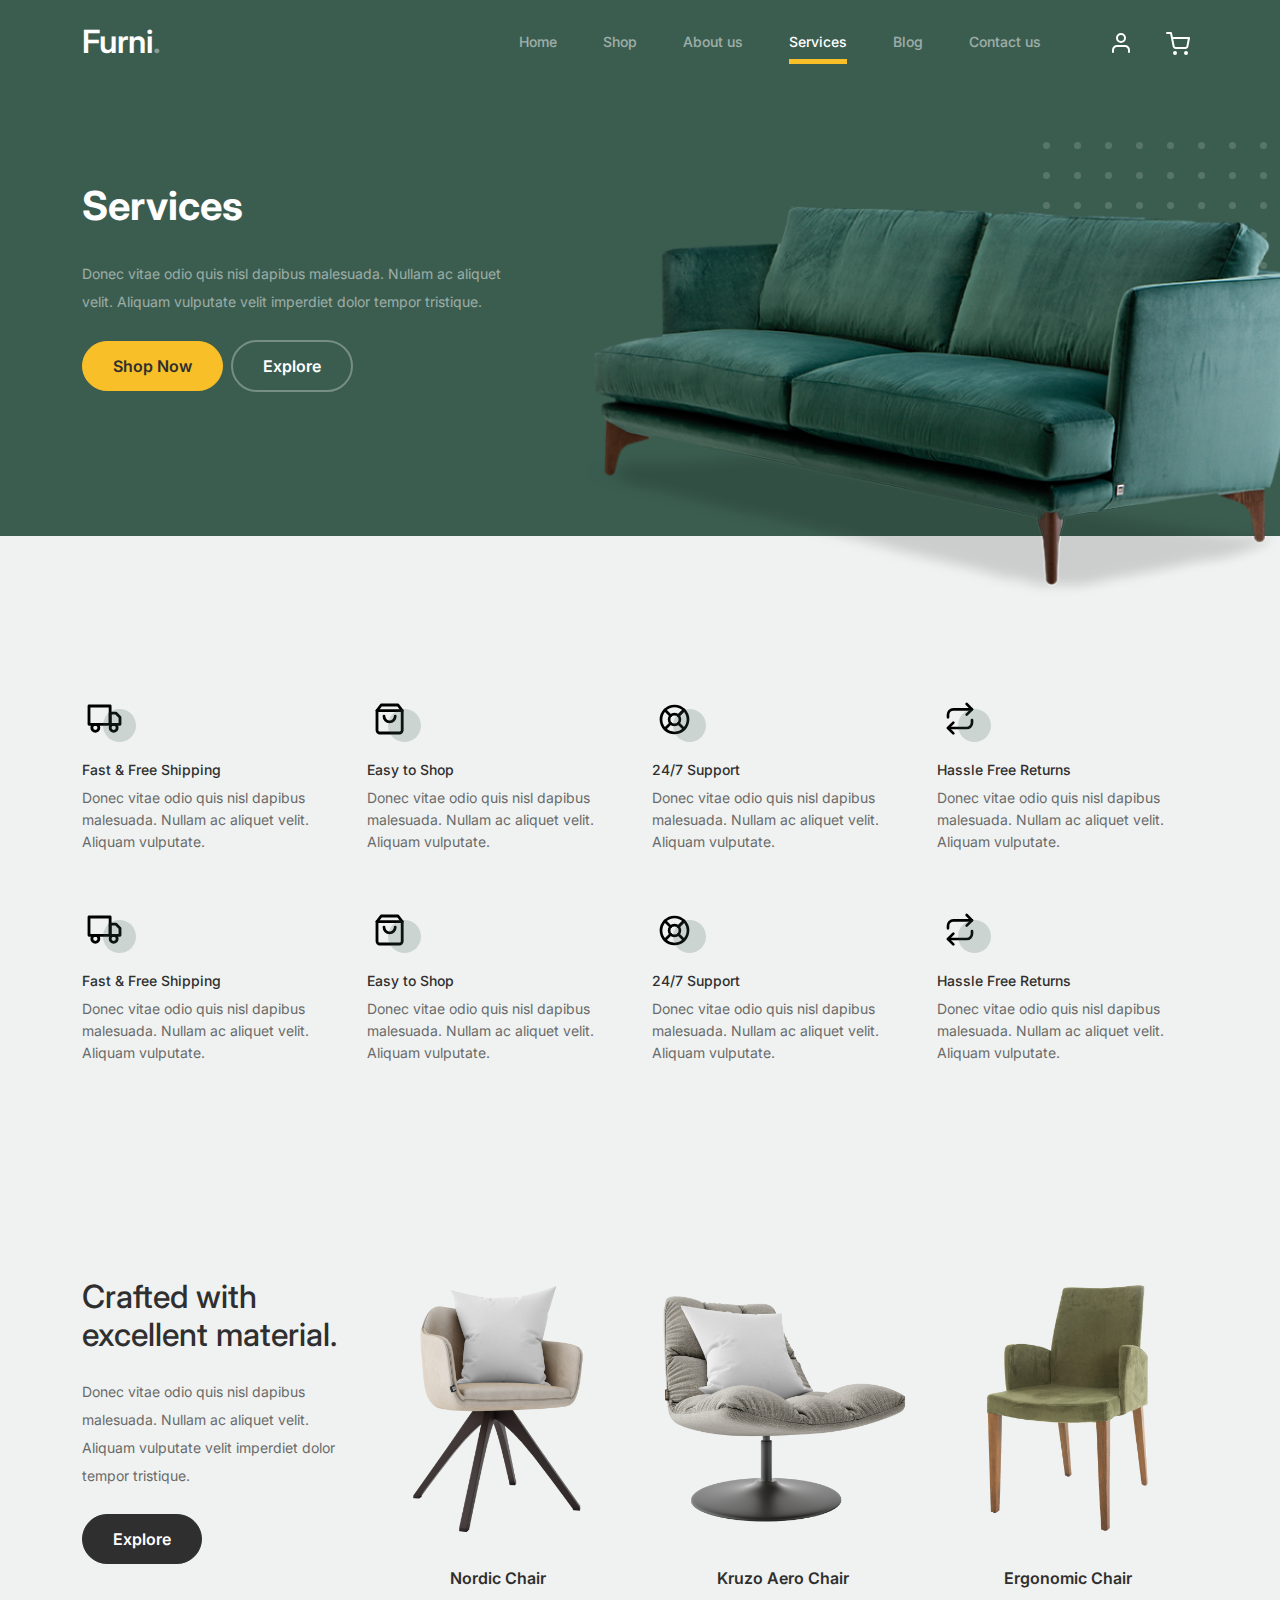
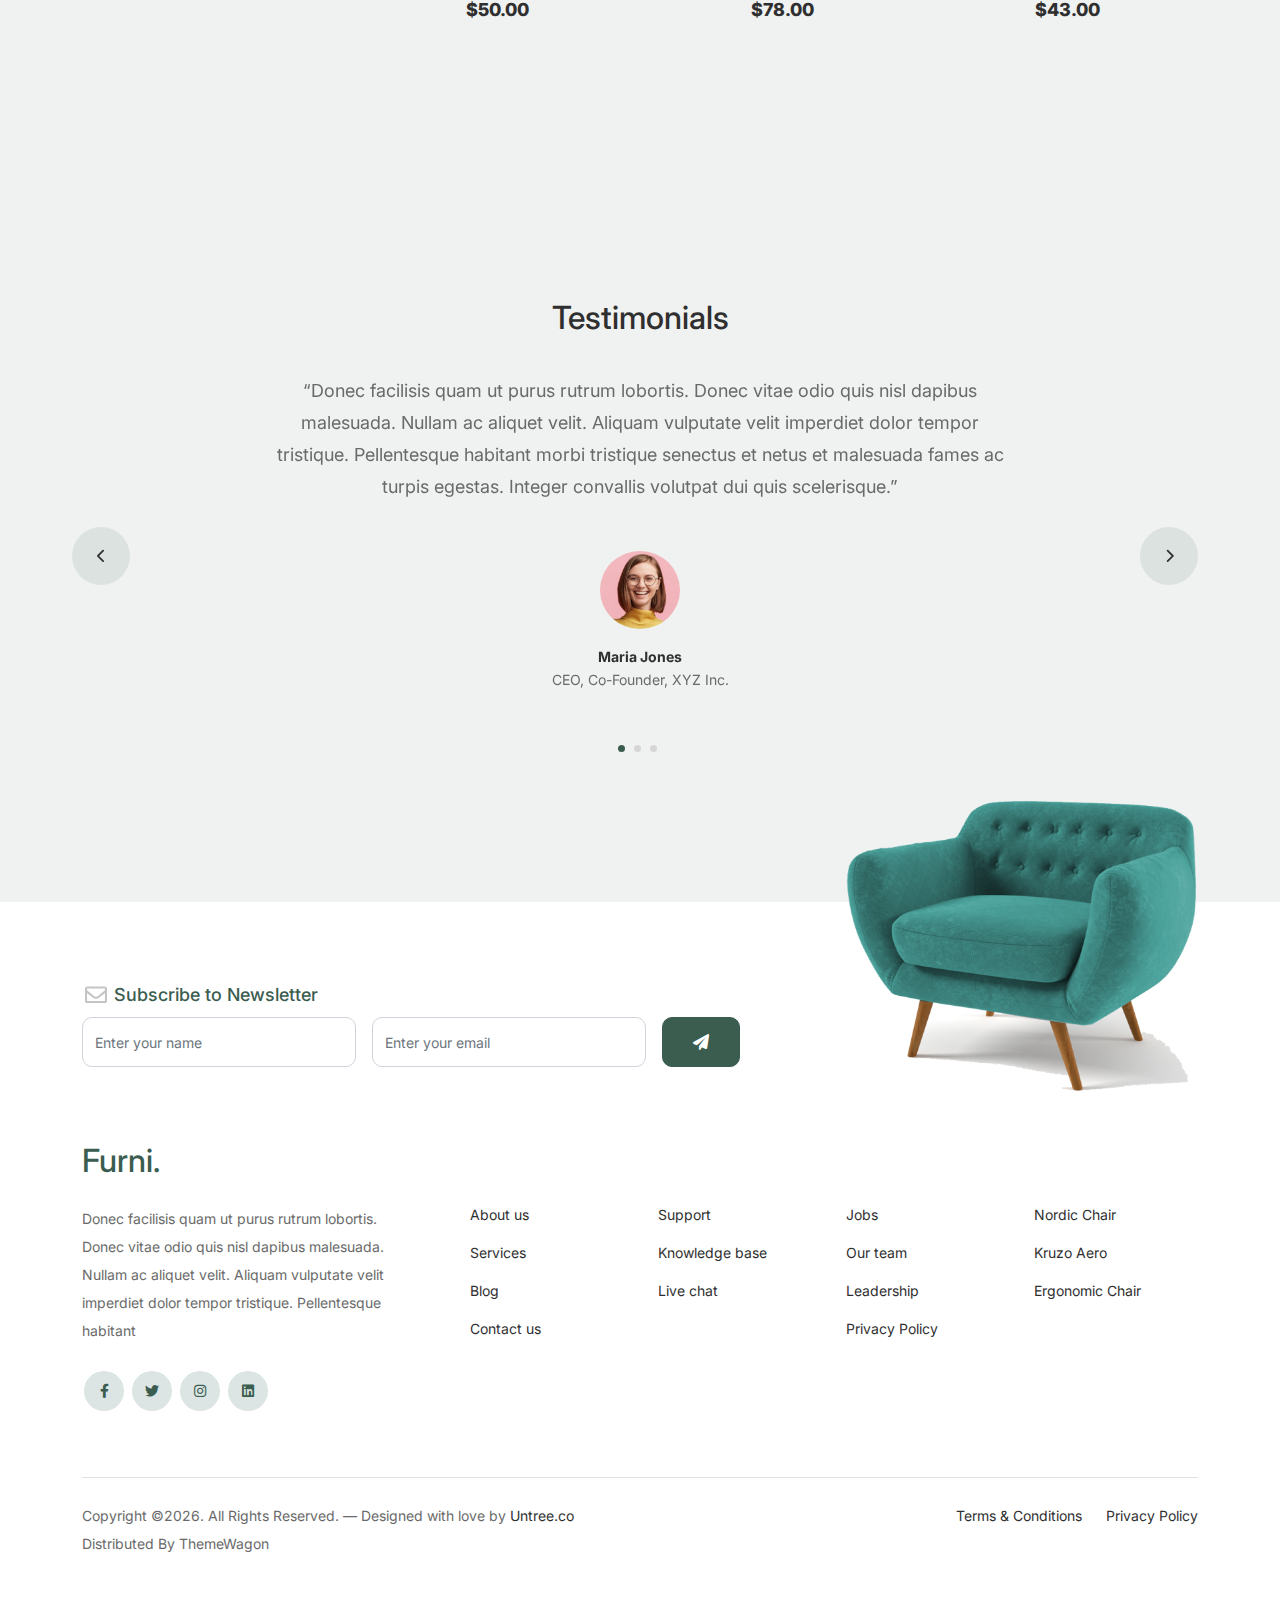
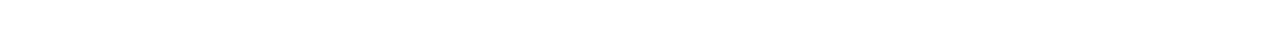
<file: services.html>
<!-- /*
* Bootstrap 5
* Template Name: Furni
* Template Author: Untree.co
* Template URI: https://untree.co/
* License: https://creativecommons.org/licenses/by/3.0/
*/ -->
<!doctype html>
<html lang="en">
<head>
  <meta charset="utf-8">
  <meta name="viewport" content="width=device-width, initial-scale=1, shrink-to-fit=no">
  <meta name="author" content="Untree.co">
  <link rel="shortcut icon" href="favicon.png">

  <meta name="description" content="" />
  <meta name="keywords" content="bootstrap, bootstrap4" />

		<!-- Bootstrap CSS -->
		<link href="css/bootstrap.min.css" rel="stylesheet">
		<link href="https://cdnjs.cloudflare.com/ajax/libs/font-awesome/6.0.0-beta3/css/all.min.css" rel="stylesheet">
		<link href="css/tiny-slider.css" rel="stylesheet">
		<link href="css/style.css" rel="stylesheet">
		<title>Furni Free Bootstrap 5 Template for Furniture and Interior Design Websites by Untree.co </title>
	</head>

	<body>

		<!-- Start Header/Navigation -->
		<nav class="custom-navbar navbar navbar navbar-expand-md navbar-dark bg-dark" arial-label="Furni navigation bar">

			<div class="container">
				<a class="navbar-brand" href="index.html">Furni<span>.</span></a>

				<button class="navbar-toggler" type="button" data-bs-toggle="collapse" data-bs-target="#navbarsFurni" aria-controls="navbarsFurni" aria-expanded="false" aria-label="Toggle navigation">
					<span class="navbar-toggler-icon"></span>
				</button>

				<div class="collapse navbar-collapse" id="navbarsFurni">
					<ul class="custom-navbar-nav navbar-nav ms-auto mb-2 mb-md-0">
						<li class="nav-item">
							<a class="nav-link" href="index.html">Home</a>
						</li>
						<li><a class="nav-link" href="shop.html">Shop</a></li>
						<li><a class="nav-link" href="about.html">About us</a></li>
						<li class="active"><a class="nav-link" href="services.html">Services</a></li>
						<li><a class="nav-link" href="blog.html">Blog</a></li>
						<li><a class="nav-link" href="contact.html">Contact us</a></li>
					</ul>

					<ul class="custom-navbar-cta navbar-nav mb-2 mb-md-0 ms-5">
						<li><a class="nav-link" href="#"><img src="images/user.svg"></a></li>
						<li><a class="nav-link" href="cart.html"><img src="images/cart.svg"></a></li>
					</ul>
				</div>
			</div>
				
		</nav>
		<!-- End Header/Navigation -->

		<!-- Start Hero Section -->
			<div class="hero">
				<div class="container">
					<div class="row justify-content-between">
						<div class="col-lg-5">
							<div class="intro-excerpt">
								<h1>Services</h1>
								<p class="mb-4">Donec vitae odio quis nisl dapibus malesuada. Nullam ac aliquet velit. Aliquam vulputate velit imperdiet dolor tempor tristique.</p>
								<p><a href="" class="btn btn-secondary me-2">Shop Now</a><a href="#" class="btn btn-white-outline">Explore</a></p>
							</div>
						</div>
						<div class="col-lg-7">
							<div class="hero-img-wrap">
								<img src="images/couch.png" class="img-fluid">
							</div>
						</div>
					</div>
				</div>
			</div>
		<!-- End Hero Section -->

		

		<!-- Start Why Choose Us Section -->
		<div class="why-choose-section">
			<div class="container">
				
				
				<div class="row my-5">
					<div class="col-6 col-md-6 col-lg-3 mb-4">
						<div class="feature">
							<div class="icon">
								<img src="images/truck.svg" alt="Image" class="imf-fluid">
							</div>
							<h3>Fast &amp; Free Shipping</h3>
							<p>Donec vitae odio quis nisl dapibus malesuada. Nullam ac aliquet velit. Aliquam vulputate.</p>
						</div>
					</div>

					<div class="col-6 col-md-6 col-lg-3 mb-4">
						<div class="feature">
							<div class="icon">
								<img src="images/bag.svg" alt="Image" class="imf-fluid">
							</div>
							<h3>Easy to Shop</h3>
							<p>Donec vitae odio quis nisl dapibus malesuada. Nullam ac aliquet velit. Aliquam vulputate.</p>
						</div>
					</div>

					<div class="col-6 col-md-6 col-lg-3 mb-4">
						<div class="feature">
							<div class="icon">
								<img src="images/support.svg" alt="Image" class="imf-fluid">
							</div>
							<h3>24/7 Support</h3>
							<p>Donec vitae odio quis nisl dapibus malesuada. Nullam ac aliquet velit. Aliquam vulputate.</p>
						</div>
					</div>

					<div class="col-6 col-md-6 col-lg-3 mb-4">
						<div class="feature">
							<div class="icon">
								<img src="images/return.svg" alt="Image" class="imf-fluid">
							</div>
							<h3>Hassle Free Returns</h3>
							<p>Donec vitae odio quis nisl dapibus malesuada. Nullam ac aliquet velit. Aliquam vulputate.</p>
						</div>
					</div>

					<div class="col-6 col-md-6 col-lg-3 mb-4">
						<div class="feature">
							<div class="icon">
								<img src="images/truck.svg" alt="Image" class="imf-fluid">
							</div>
							<h3>Fast &amp; Free Shipping</h3>
							<p>Donec vitae odio quis nisl dapibus malesuada. Nullam ac aliquet velit. Aliquam vulputate.</p>
						</div>
					</div>

					<div class="col-6 col-md-6 col-lg-3 mb-4">
						<div class="feature">
							<div class="icon">
								<img src="images/bag.svg" alt="Image" class="imf-fluid">
							</div>
							<h3>Easy to Shop</h3>
							<p>Donec vitae odio quis nisl dapibus malesuada. Nullam ac aliquet velit. Aliquam vulputate.</p>
						</div>
					</div>

					<div class="col-6 col-md-6 col-lg-3 mb-4">
						<div class="feature">
							<div class="icon">
								<img src="images/support.svg" alt="Image" class="imf-fluid">
							</div>
							<h3>24/7 Support</h3>
							<p>Donec vitae odio quis nisl dapibus malesuada. Nullam ac aliquet velit. Aliquam vulputate.</p>
						</div>
					</div>

					<div class="col-6 col-md-6 col-lg-3 mb-4">
						<div class="feature">
							<div class="icon">
								<img src="images/return.svg" alt="Image" class="imf-fluid">
							</div>
							<h3>Hassle Free Returns</h3>
							<p>Donec vitae odio quis nisl dapibus malesuada. Nullam ac aliquet velit. Aliquam vulputate.</p>
						</div>
					</div>

				</div>
			
			</div>
		</div>
		<!-- End Why Choose Us Section -->

		<!-- Start Product Section -->
		<div class="product-section pt-0">
			<div class="container">
				<div class="row">

					<!-- Start Column 1 -->
					<div class="col-md-12 col-lg-3 mb-5 mb-lg-0">
						<h2 class="mb-4 section-title">Crafted with excellent material.</h2>
						<p class="mb-4">Donec vitae odio quis nisl dapibus malesuada. Nullam ac aliquet velit. Aliquam vulputate velit imperdiet dolor tempor tristique. </p>
						<p><a href="#" class="btn">Explore</a></p>
					</div> 
					<!-- End Column 1 -->

					<!-- Start Column 2 -->
					<div class="col-12 col-md-4 col-lg-3 mb-5 mb-md-0">
						<a class="product-item" href="#">
							<img src="images/product-1.png" class="img-fluid product-thumbnail">
							<h3 class="product-title">Nordic Chair</h3>
							<strong class="product-price">$50.00</strong>

							<span class="icon-cross">
								<img src="images/cross.svg" class="img-fluid">
							</span>
						</a>
					</div> 
					<!-- End Column 2 -->

					<!-- Start Column 3 -->
					<div class="col-12 col-md-4 col-lg-3 mb-5 mb-md-0">
						<a class="product-item" href="#">
							<img src="images/product-2.png" class="img-fluid product-thumbnail">
							<h3 class="product-title">Kruzo Aero Chair</h3>
							<strong class="product-price">$78.00</strong>

							<span class="icon-cross">
								<img src="images/cross.svg" class="img-fluid">
							</span>
						</a>
					</div>
					<!-- End Column 3 -->

					<!-- Start Column 4 -->
					<div class="col-12 col-md-4 col-lg-3 mb-5 mb-md-0">
						<a class="product-item" href="#">
							<img src="images/product-3.png" class="img-fluid product-thumbnail">
							<h3 class="product-title">Ergonomic Chair</h3>
							<strong class="product-price">$43.00</strong>

							<span class="icon-cross">
								<img src="images/cross.svg" class="img-fluid">
							</span>
						</a>
					</div>
					<!-- End Column 4 -->

				</div>
			</div>
		</div>
		<!-- End Product Section -->

		

		<!-- Start Testimonial Slider -->
		<div class="testimonial-section before-footer-section">
			<div class="container">
				<div class="row">
					<div class="col-lg-7 mx-auto text-center">
						<h2 class="section-title">Testimonials</h2>
					</div>
				</div>

				<div class="row justify-content-center">
					<div class="col-lg-12">
						<div class="testimonial-slider-wrap text-center">

							<div id="testimonial-nav">
								<span class="prev" data-controls="prev"><span class="fa fa-chevron-left"></span></span>
								<span class="next" data-controls="next"><span class="fa fa-chevron-right"></span></span>
							</div>

							<div class="testimonial-slider">
								
								<div class="item">
									<div class="row justify-content-center">
										<div class="col-lg-8 mx-auto">

											<div class="testimonial-block text-center">
												<blockquote class="mb-5">
													<p>&ldquo;Donec facilisis quam ut purus rutrum lobortis. Donec vitae odio quis nisl dapibus malesuada. Nullam ac aliquet velit. Aliquam vulputate velit imperdiet dolor tempor tristique. Pellentesque habitant morbi tristique senectus et netus et malesuada fames ac turpis egestas. Integer convallis volutpat dui quis scelerisque.&rdquo;</p>
												</blockquote>

												<div class="author-info">
													<div class="author-pic">
														<img src="images/person-1.png" alt="Maria Jones" class="img-fluid">
													</div>
													<h3 class="font-weight-bold">Maria Jones</h3>
													<span class="position d-block mb-3">CEO, Co-Founder, XYZ Inc.</span>
												</div>
											</div>

										</div>
									</div>
								</div> 
								<!-- END item -->

								<div class="item">
									<div class="row justify-content-center">
										<div class="col-lg-8 mx-auto">

											<div class="testimonial-block text-center">
												<blockquote class="mb-5">
													<p>&ldquo;Donec facilisis quam ut purus rutrum lobortis. Donec vitae odio quis nisl dapibus malesuada. Nullam ac aliquet velit. Aliquam vulputate velit imperdiet dolor tempor tristique. Pellentesque habitant morbi tristique senectus et netus et malesuada fames ac turpis egestas. Integer convallis volutpat dui quis scelerisque.&rdquo;</p>
												</blockquote>

												<div class="author-info">
													<div class="author-pic">
														<img src="images/person-1.png" alt="Maria Jones" class="img-fluid">
													</div>
													<h3 class="font-weight-bold">Maria Jones</h3>
													<span class="position d-block mb-3">CEO, Co-Founder, XYZ Inc.</span>
												</div>
											</div>

										</div>
									</div>
								</div> 
								<!-- END item -->

								<div class="item">
									<div class="row justify-content-center">
										<div class="col-lg-8 mx-auto">

											<div class="testimonial-block text-center">
												<blockquote class="mb-5">
													<p>&ldquo;Donec facilisis quam ut purus rutrum lobortis. Donec vitae odio quis nisl dapibus malesuada. Nullam ac aliquet velit. Aliquam vulputate velit imperdiet dolor tempor tristique. Pellentesque habitant morbi tristique senectus et netus et malesuada fames ac turpis egestas. Integer convallis volutpat dui quis scelerisque.&rdquo;</p>
												</blockquote>

												<div class="author-info">
													<div class="author-pic">
														<img src="images/person-1.png" alt="Maria Jones" class="img-fluid">
													</div>
													<h3 class="font-weight-bold">Maria Jones</h3>
													<span class="position d-block mb-3">CEO, Co-Founder, XYZ Inc.</span>
												</div>
											</div>

										</div>
									</div>
								</div> 
								<!-- END item -->

							</div>

						</div>
					</div>
				</div>
			</div>
		</div>
		<!-- End Testimonial Slider -->

		

		<!-- Start Footer Section -->
		<footer class="footer-section">
			<div class="container relative">

				<div class="sofa-img">
					<img src="images/sofa.png" alt="Image" class="img-fluid">
				</div>

				<div class="row">
					<div class="col-lg-8">
						<div class="subscription-form">
							<h3 class="d-flex align-items-center"><span class="me-1"><img src="images/envelope-outline.svg" alt="Image" class="img-fluid"></span><span>Subscribe to Newsletter</span></h3>

							<form action="#" class="row g-3">
								<div class="col-auto">
									<input type="text" class="form-control" placeholder="Enter your name">
								</div>
								<div class="col-auto">
									<input type="email" class="form-control" placeholder="Enter your email">
								</div>
								<div class="col-auto">
									<button class="btn btn-primary">
										<span class="fa fa-paper-plane"></span>
									</button>
								</div>
							</form>

						</div>
					</div>
				</div>

				<div class="row g-5 mb-5">
					<div class="col-lg-4">
						<div class="mb-4 footer-logo-wrap"><a href="#" class="footer-logo">Furni<span>.</span></a></div>
						<p class="mb-4">Donec facilisis quam ut purus rutrum lobortis. Donec vitae odio quis nisl dapibus malesuada. Nullam ac aliquet velit. Aliquam vulputate velit imperdiet dolor tempor tristique. Pellentesque habitant</p>

						<ul class="list-unstyled custom-social">
							<li><a href="#"><span class="fa fa-brands fa-facebook-f"></span></a></li>
							<li><a href="#"><span class="fa fa-brands fa-twitter"></span></a></li>
							<li><a href="#"><span class="fa fa-brands fa-instagram"></span></a></li>
							<li><a href="#"><span class="fa fa-brands fa-linkedin"></span></a></li>
						</ul>
					</div>

					<div class="col-lg-8">
						<div class="row links-wrap">
							<div class="col-6 col-sm-6 col-md-3">
								<ul class="list-unstyled">
									<li><a href="#">About us</a></li>
									<li><a href="#">Services</a></li>
									<li><a href="#">Blog</a></li>
									<li><a href="#">Contact us</a></li>
								</ul>
							</div>

							<div class="col-6 col-sm-6 col-md-3">
								<ul class="list-unstyled">
									<li><a href="#">Support</a></li>
									<li><a href="#">Knowledge base</a></li>
									<li><a href="#">Live chat</a></li>
								</ul>
							</div>

							<div class="col-6 col-sm-6 col-md-3">
								<ul class="list-unstyled">
									<li><a href="#">Jobs</a></li>
									<li><a href="#">Our team</a></li>
									<li><a href="#">Leadership</a></li>
									<li><a href="#">Privacy Policy</a></li>
								</ul>
							</div>

							<div class="col-6 col-sm-6 col-md-3">
								<ul class="list-unstyled">
									<li><a href="#">Nordic Chair</a></li>
									<li><a href="#">Kruzo Aero</a></li>
									<li><a href="#">Ergonomic Chair</a></li>
								</ul>
							</div>
						</div>
					</div>

				</div>

				<div class="border-top copyright">
					<div class="row pt-4">
						<div class="col-lg-6">
							<p class="mb-2 text-center text-lg-start">Copyright &copy;<script>document.write(new Date().getFullYear());</script>. All Rights Reserved. &mdash; Designed with love by <a href="https://untree.co">Untree.co</a> Distributed By <a hreff="https://themewagon.com">ThemeWagon</a> <!-- License information: https://untree.co/license/ -->
            </p>
						</div>

						<div class="col-lg-6 text-center text-lg-end">
							<ul class="list-unstyled d-inline-flex ms-auto">
								<li class="me-4"><a href="#">Terms &amp; Conditions</a></li>
								<li><a href="#">Privacy Policy</a></li>
							</ul>
						</div>

					</div>
				</div>

			</div>
		</footer>
		<!-- End Footer Section -->	


		<script src="js/bootstrap.bundle.min.js"></script>
		<script src="js/tiny-slider.js"></script>
		<script src="js/custom.js"></script>
	</body>

</html>
</file>
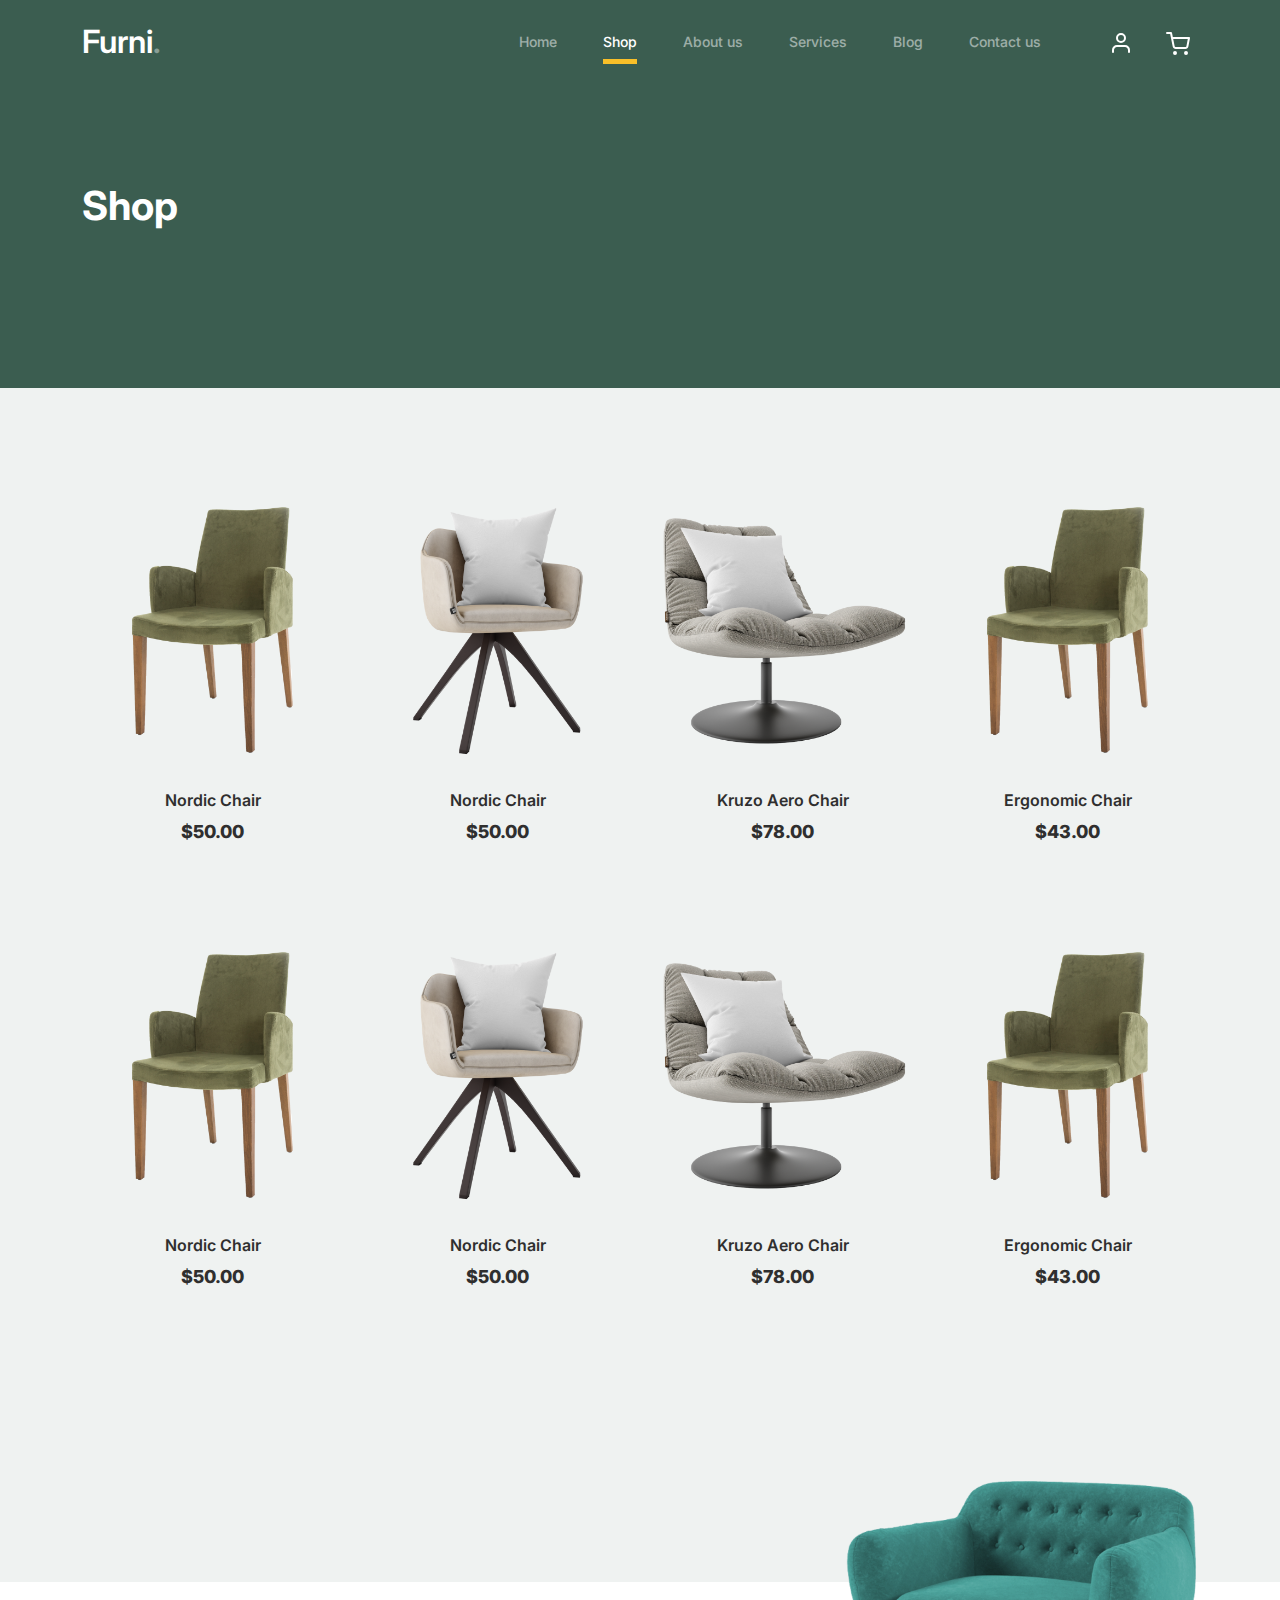
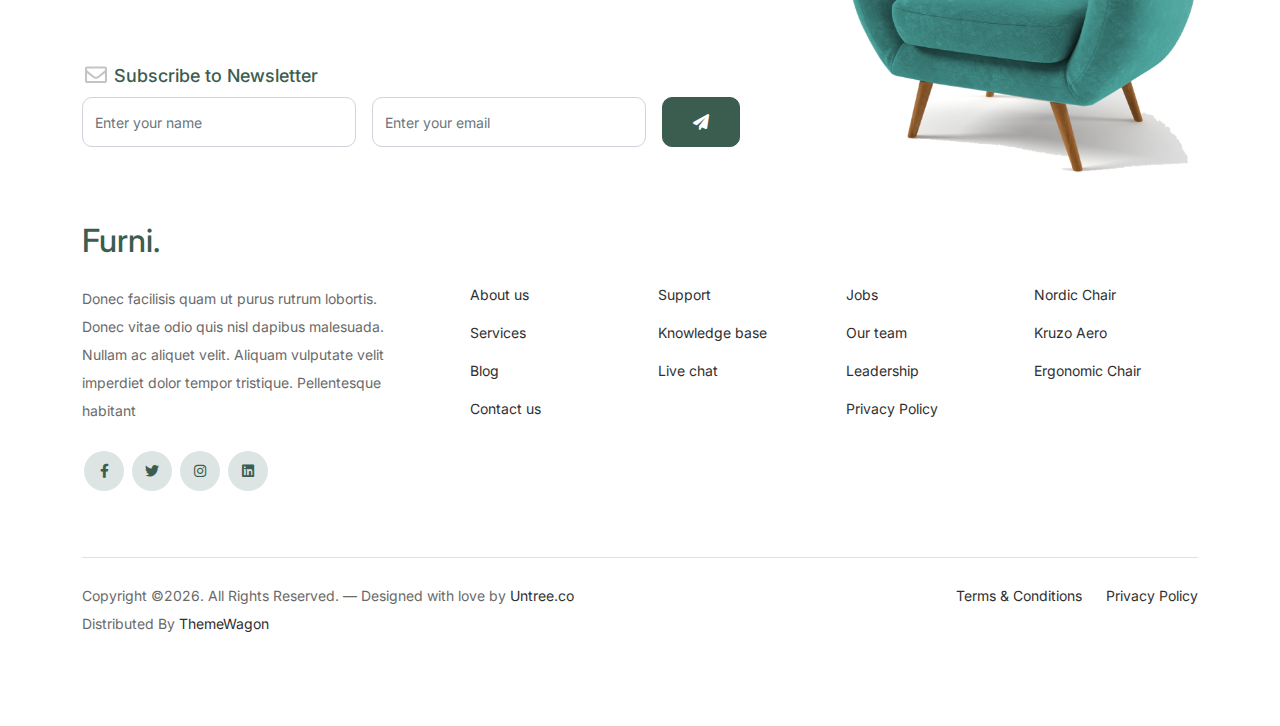
<file: shop.html>
<!-- /*
* Bootstrap 5
* Template Name: Furni
* Template Author: Untree.co
* Template URI: https://untree.co/
* License: https://creativecommons.org/licenses/by/3.0/
*/ -->
<!doctype html>
<html lang="en">
<head>
  <meta charset="utf-8">
  <meta name="viewport" content="width=device-width, initial-scale=1, shrink-to-fit=no">
  <meta name="author" content="Untree.co">
  <link rel="shortcut icon" href="favicon.png">

  <meta name="description" content="" />
  <meta name="keywords" content="bootstrap, bootstrap4" />

		<!-- Bootstrap CSS -->
		<link href="css/bootstrap.min.css" rel="stylesheet">
		<link href="https://cdnjs.cloudflare.com/ajax/libs/font-awesome/6.0.0-beta3/css/all.min.css" rel="stylesheet">
		<link href="css/tiny-slider.css" rel="stylesheet">
		<link href="css/style.css" rel="stylesheet">
		<title>Furni Free Bootstrap 5 Template for Furniture and Interior Design Websites by Untree.co </title>
	</head>

	<body>

		<!-- Start Header/Navigation -->
		<nav class="custom-navbar navbar navbar navbar-expand-md navbar-dark bg-dark" arial-label="Furni navigation bar">

			<div class="container">
				<a class="navbar-brand" href="index.html">Furni<span>.</span></a>

				<button class="navbar-toggler" type="button" data-bs-toggle="collapse" data-bs-target="#navbarsFurni" aria-controls="navbarsFurni" aria-expanded="false" aria-label="Toggle navigation">
					<span class="navbar-toggler-icon"></span>
				</button>

				<div class="collapse navbar-collapse" id="navbarsFurni">
					<ul class="custom-navbar-nav navbar-nav ms-auto mb-2 mb-md-0">
						<li class="nav-item ">
							<a class="nav-link" href="index.html">Home</a>
						</li>
						<li class="active"><a class="nav-link" href="shop.html">Shop</a></li>
						<li><a class="nav-link" href="about.html">About us</a></li>
						<li><a class="nav-link" href="services.html">Services</a></li>
						<li><a class="nav-link" href="blog.html">Blog</a></li>
						<li><a class="nav-link" href="contact.html">Contact us</a></li>
					</ul>

					<ul class="custom-navbar-cta navbar-nav mb-2 mb-md-0 ms-5">
						<li><a class="nav-link" href="#"><img src="images/user.svg"></a></li>
						<li><a class="nav-link" href="cart.html"><img src="images/cart.svg"></a></li>
					</ul>
				</div>
			</div>
				
		</nav>
		<!-- End Header/Navigation -->

		<!-- Start Hero Section -->
			<div class="hero">
				<div class="container">
					<div class="row justify-content-between">
						<div class="col-lg-5">
							<div class="intro-excerpt">
								<h1>Shop</h1>
							</div>
						</div>
						<div class="col-lg-7">
							
						</div>
					</div>
				</div>
			</div>
		<!-- End Hero Section -->

		

		<div class="untree_co-section product-section before-footer-section">
		    <div class="container">
		      	<div class="row">

		      		<!-- Start Column 1 -->
					<div class="col-12 col-md-4 col-lg-3 mb-5">
						<a class="product-item" href="#">
							<img src="images/product-3.png" class="img-fluid product-thumbnail">
							<h3 class="product-title">Nordic Chair</h3>
							<strong class="product-price">$50.00</strong>

							<span class="icon-cross">
								<img src="images/cross.svg" class="img-fluid">
							</span>
						</a>
					</div> 
					<!-- End Column 1 -->
						
					<!-- Start Column 2 -->
					<div class="col-12 col-md-4 col-lg-3 mb-5">
						<a class="product-item" href="#">
							<img src="images/product-1.png" class="img-fluid product-thumbnail">
							<h3 class="product-title">Nordic Chair</h3>
							<strong class="product-price">$50.00</strong>

							<span class="icon-cross">
								<img src="images/cross.svg" class="img-fluid">
							</span>
						</a>
					</div> 
					<!-- End Column 2 -->

					<!-- Start Column 3 -->
					<div class="col-12 col-md-4 col-lg-3 mb-5">
						<a class="product-item" href="#">
							<img src="images/product-2.png" class="img-fluid product-thumbnail">
							<h3 class="product-title">Kruzo Aero Chair</h3>
							<strong class="product-price">$78.00</strong>

							<span class="icon-cross">
								<img src="images/cross.svg" class="img-fluid">
							</span>
						</a>
					</div>
					<!-- End Column 3 -->

					<!-- Start Column 4 -->
					<div class="col-12 col-md-4 col-lg-3 mb-5">
						<a class="product-item" href="#">
							<img src="images/product-3.png" class="img-fluid product-thumbnail">
							<h3 class="product-title">Ergonomic Chair</h3>
							<strong class="product-price">$43.00</strong>

							<span class="icon-cross">
								<img src="images/cross.svg" class="img-fluid">
							</span>
						</a>
					</div>
					<!-- End Column 4 -->


					<!-- Start Column 1 -->
					<div class="col-12 col-md-4 col-lg-3 mb-5">
						<a class="product-item" href="#">
							<img src="images/product-3.png" class="img-fluid product-thumbnail">
							<h3 class="product-title">Nordic Chair</h3>
							<strong class="product-price">$50.00</strong>

							<span class="icon-cross">
								<img src="images/cross.svg" class="img-fluid">
							</span>
						</a>
					</div> 
					<!-- End Column 1 -->
						
					<!-- Start Column 2 -->
					<div class="col-12 col-md-4 col-lg-3 mb-5">
						<a class="product-item" href="#">
							<img src="images/product-1.png" class="img-fluid product-thumbnail">
							<h3 class="product-title">Nordic Chair</h3>
							<strong class="product-price">$50.00</strong>

							<span class="icon-cross">
								<img src="images/cross.svg" class="img-fluid">
							</span>
						</a>
					</div> 
					<!-- End Column 2 -->

					<!-- Start Column 3 -->
					<div class="col-12 col-md-4 col-lg-3 mb-5">
						<a class="product-item" href="#">
							<img src="images/product-2.png" class="img-fluid product-thumbnail">
							<h3 class="product-title">Kruzo Aero Chair</h3>
							<strong class="product-price">$78.00</strong>

							<span class="icon-cross">
								<img src="images/cross.svg" class="img-fluid">
							</span>
						</a>
					</div>
					<!-- End Column 3 -->

					<!-- Start Column 4 -->
					<div class="col-12 col-md-4 col-lg-3 mb-5">
						<a class="product-item" href="#">
							<img src="images/product-3.png" class="img-fluid product-thumbnail">
							<h3 class="product-title">Ergonomic Chair</h3>
							<strong class="product-price">$43.00</strong>

							<span class="icon-cross">
								<img src="images/cross.svg" class="img-fluid">
							</span>
						</a>
					</div>
					<!-- End Column 4 -->

		      	</div>
		    </div>
		</div>


		<!-- Start Footer Section -->
		<footer class="footer-section">
			<div class="container relative">

				<div class="sofa-img">
					<img src="images/sofa.png" alt="Image" class="img-fluid">
				</div>

				<div class="row">
					<div class="col-lg-8">
						<div class="subscription-form">
							<h3 class="d-flex align-items-center"><span class="me-1"><img src="images/envelope-outline.svg" alt="Image" class="img-fluid"></span><span>Subscribe to Newsletter</span></h3>

							<form action="#" class="row g-3">
								<div class="col-auto">
									<input type="text" class="form-control" placeholder="Enter your name">
								</div>
								<div class="col-auto">
									<input type="email" class="form-control" placeholder="Enter your email">
								</div>
								<div class="col-auto">
									<button class="btn btn-primary">
										<span class="fa fa-paper-plane"></span>
									</button>
								</div>
							</form>

						</div>
					</div>
				</div>

				<div class="row g-5 mb-5">
					<div class="col-lg-4">
						<div class="mb-4 footer-logo-wrap"><a href="#" class="footer-logo">Furni<span>.</span></a></div>
						<p class="mb-4">Donec facilisis quam ut purus rutrum lobortis. Donec vitae odio quis nisl dapibus malesuada. Nullam ac aliquet velit. Aliquam vulputate velit imperdiet dolor tempor tristique. Pellentesque habitant</p>

						<ul class="list-unstyled custom-social">
							<li><a href="#"><span class="fa fa-brands fa-facebook-f"></span></a></li>
							<li><a href="#"><span class="fa fa-brands fa-twitter"></span></a></li>
							<li><a href="#"><span class="fa fa-brands fa-instagram"></span></a></li>
							<li><a href="#"><span class="fa fa-brands fa-linkedin"></span></a></li>
						</ul>
					</div>

					<div class="col-lg-8">
						<div class="row links-wrap">
							<div class="col-6 col-sm-6 col-md-3">
								<ul class="list-unstyled">
									<li><a href="#">About us</a></li>
									<li><a href="#">Services</a></li>
									<li><a href="#">Blog</a></li>
									<li><a href="#">Contact us</a></li>
								</ul>
							</div>

							<div class="col-6 col-sm-6 col-md-3">
								<ul class="list-unstyled">
									<li><a href="#">Support</a></li>
									<li><a href="#">Knowledge base</a></li>
									<li><a href="#">Live chat</a></li>
								</ul>
							</div>

							<div class="col-6 col-sm-6 col-md-3">
								<ul class="list-unstyled">
									<li><a href="#">Jobs</a></li>
									<li><a href="#">Our team</a></li>
									<li><a href="#">Leadership</a></li>
									<li><a href="#">Privacy Policy</a></li>
								</ul>
							</div>

							<div class="col-6 col-sm-6 col-md-3">
								<ul class="list-unstyled">
									<li><a href="#">Nordic Chair</a></li>
									<li><a href="#">Kruzo Aero</a></li>
									<li><a href="#">Ergonomic Chair</a></li>
								</ul>
							</div>
						</div>
					</div>

				</div>

				<div class="border-top copyright">
					<div class="row pt-4">
						<div class="col-lg-6">
							<p class="mb-2 text-center text-lg-start">Copyright &copy;<script>document.write(new Date().getFullYear());</script>. All Rights Reserved. &mdash; Designed with love by <a href="https://untree.co">Untree.co</a>  Distributed By <a href="https://themewagon.com">ThemeWagon</a> <!-- License information: https://untree.co/license/ -->
            </p>
						</div>

						<div class="col-lg-6 text-center text-lg-end">
							<ul class="list-unstyled d-inline-flex ms-auto">
								<li class="me-4"><a href="#">Terms &amp; Conditions</a></li>
								<li><a href="#">Privacy Policy</a></li>
							</ul>
						</div>

					</div>
				</div>

			</div>
		</footer>
		<!-- End Footer Section -->	


		<script src="js/bootstrap.bundle.min.js"></script>
		<script src="js/tiny-slider.js"></script>
		<script src="js/custom.js"></script>
	</body>

</html>
</file>
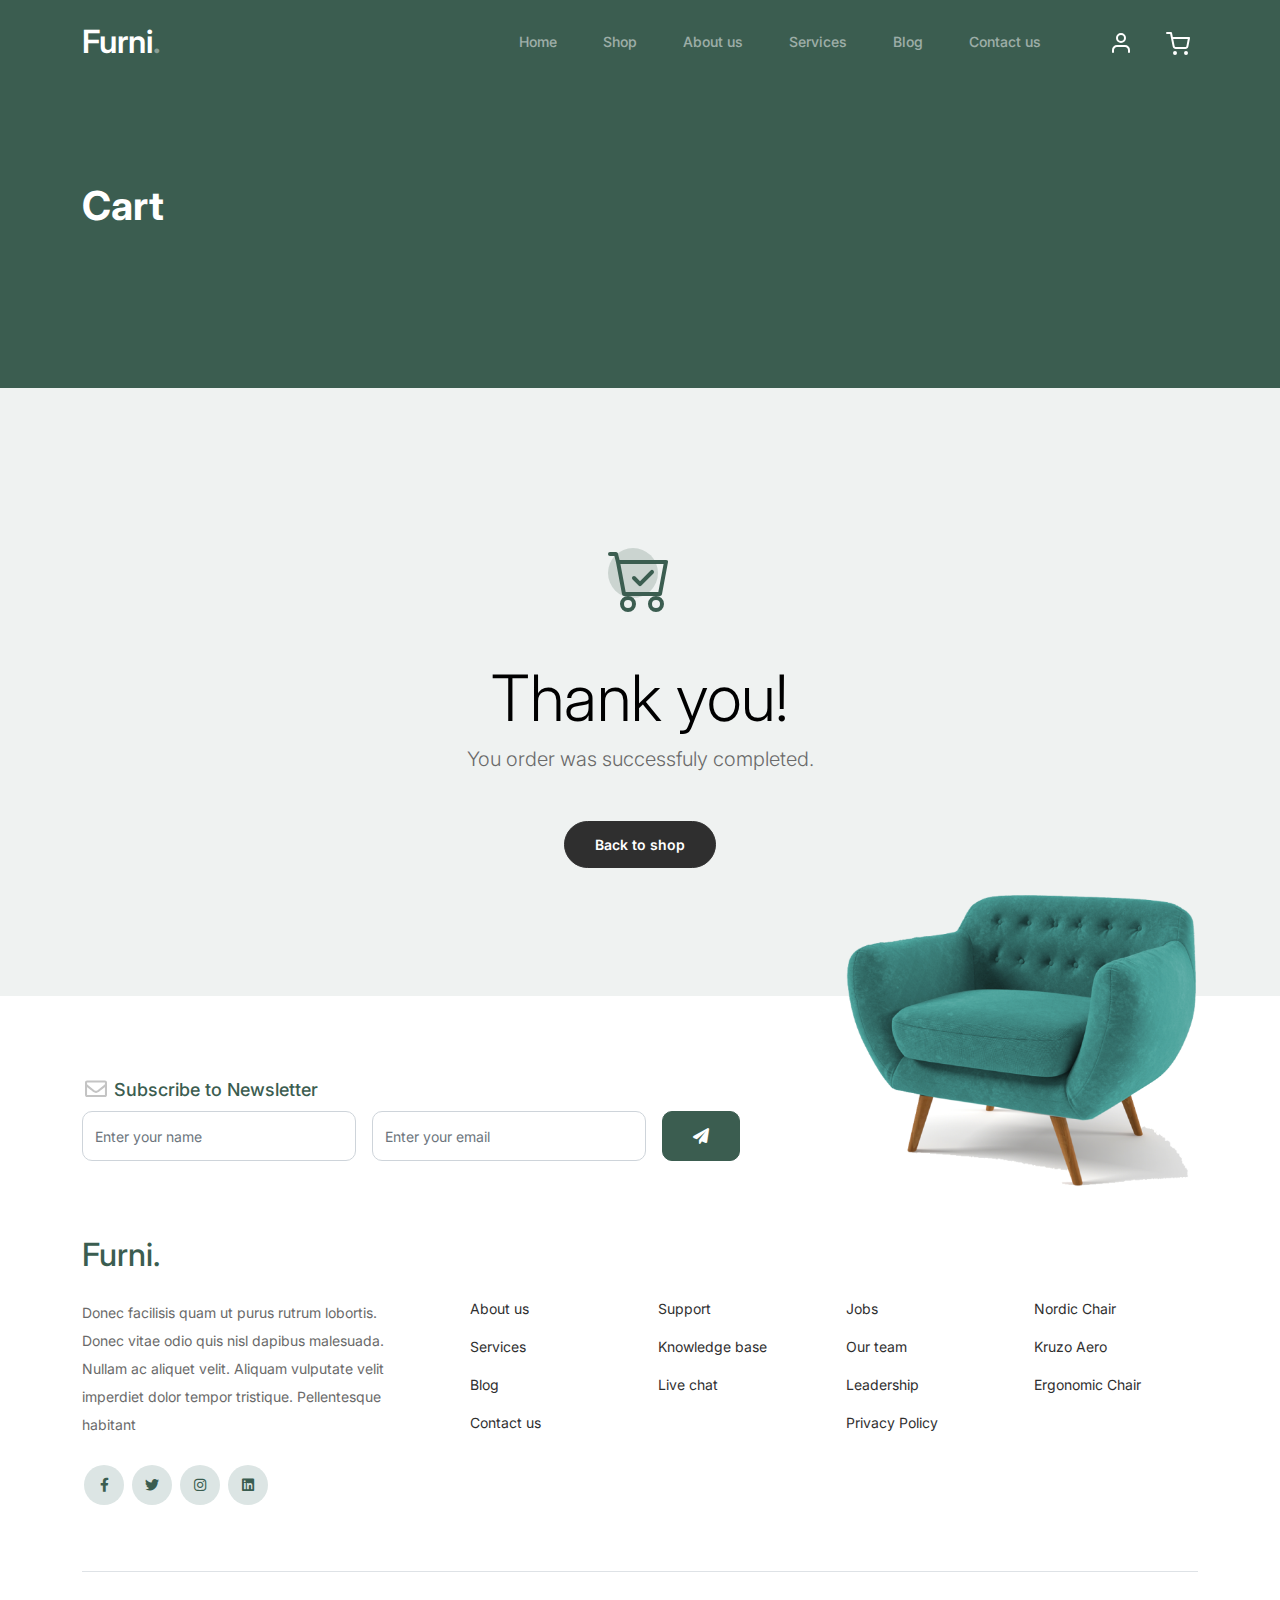
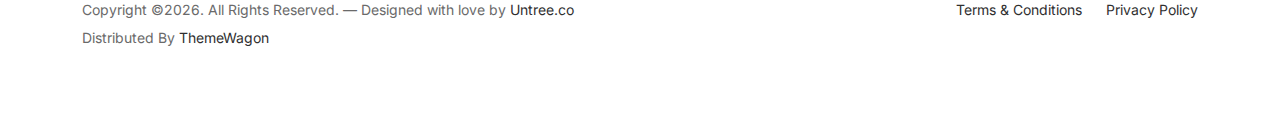
<file: thankyou.html>
<!-- /*
* Bootstrap 5
* Template Name: Furni
* Template Author: Untree.co
* Template URI: https://untree.co/
* License: https://creativecommons.org/licenses/by/3.0/
*/ -->
<!doctype html>
<html lang="en">
<head>
  <meta charset="utf-8">
  <meta name="viewport" content="width=device-width, initial-scale=1, shrink-to-fit=no">
  <meta name="author" content="Untree.co">
  <link rel="shortcut icon" href="favicon.png">

  <meta name="description" content="" />
  <meta name="keywords" content="bootstrap, bootstrap4" />

		<!-- Bootstrap CSS -->
		<link href="css/bootstrap.min.css" rel="stylesheet">
		<link href="https://cdnjs.cloudflare.com/ajax/libs/font-awesome/6.0.0-beta3/css/all.min.css" rel="stylesheet">
		<link href="css/tiny-slider.css" rel="stylesheet">
		<link href="css/style.css" rel="stylesheet">
		<title>Furni Free Bootstrap 5 Template for Furniture and Interior Design Websites by Untree.co </title>
	</head>

	<body>

		<!-- Start Header/Navigation -->
		<nav class="custom-navbar navbar navbar navbar-expand-md navbar-dark bg-dark" arial-label="Furni navigation bar">

			<div class="container">
				<a class="navbar-brand" href="index.html">Furni<span>.</span></a>

				<button class="navbar-toggler" type="button" data-bs-toggle="collapse" data-bs-target="#navbarsFurni" aria-controls="navbarsFurni" aria-expanded="false" aria-label="Toggle navigation">
					<span class="navbar-toggler-icon"></span>
				</button>

				<div class="collapse navbar-collapse" id="navbarsFurni">
					<ul class="custom-navbar-nav navbar-nav ms-auto mb-2 mb-md-0">
						<li class="nav-item ">
							<a class="nav-link" href="index.html">Home</a>
						</li>
						<li><a class="nav-link" href="shop.html">Shop</a></li>
						<li><a class="nav-link" href="about.html">About us</a></li>
						<li><a class="nav-link" href="services.html">Services</a></li>
						<li><a class="nav-link" href="blog.html">Blog</a></li>
						<li><a class="nav-link" href="contact.html">Contact us</a></li>
					</ul>

					<ul class="custom-navbar-cta navbar-nav mb-2 mb-md-0 ms-5">
						<li><a class="nav-link" href="#"><img src="images/user.svg"></a></li>
						<li><a class="nav-link" href="cart.html"><img src="images/cart.svg"></a></li>
					</ul>
				</div>
			</div>
				
		</nav>
		<!-- End Header/Navigation -->

		<!-- Start Hero Section -->
			<div class="hero">
				<div class="container">
					<div class="row justify-content-between">
						<div class="col-lg-5">
							<div class="intro-excerpt">
								<h1>Cart</h1>
							</div>
						</div>
						<div class="col-lg-7">
							
						</div>
					</div>
				</div>
			</div>
		<!-- End Hero Section -->

		

		<div class="untree_co-section">
    <div class="container">
      <div class="row">
        <div class="col-md-12 text-center pt-5">
          <span class="display-3 thankyou-icon text-primary">
            <svg width="1em" height="1em" viewBox="0 0 16 16" class="bi bi-cart-check mb-5" fill="currentColor" xmlns="http://www.w3.org/2000/svg">
              <path fill-rule="evenodd" d="M11.354 5.646a.5.5 0 0 1 0 .708l-3 3a.5.5 0 0 1-.708 0l-1.5-1.5a.5.5 0 1 1 .708-.708L8 8.293l2.646-2.647a.5.5 0 0 1 .708 0z"/>
              <path fill-rule="evenodd" d="M0 1.5A.5.5 0 0 1 .5 1H2a.5.5 0 0 1 .485.379L2.89 3H14.5a.5.5 0 0 1 .491.592l-1.5 8A.5.5 0 0 1 13 12H4a.5.5 0 0 1-.491-.408L2.01 3.607 1.61 2H.5a.5.5 0 0 1-.5-.5zM3.102 4l1.313 7h8.17l1.313-7H3.102zM5 12a2 2 0 1 0 0 4 2 2 0 0 0 0-4zm7 0a2 2 0 1 0 0 4 2 2 0 0 0 0-4zm-7 1a1 1 0 1 0 0 2 1 1 0 0 0 0-2zm7 0a1 1 0 1 0 0 2 1 1 0 0 0 0-2z"/>
            </svg>
          </span>
          <h2 class="display-3 text-black">Thank you!</h2>
          <p class="lead mb-5">You order was successfuly completed.</p>
          <p><a href="shop.html" class="btn btn-sm btn-outline-black">Back to shop</a></p>
        </div>
      </div>
    </div>
  </div>

		<!-- Start Footer Section -->
		<footer class="footer-section">
			<div class="container relative">

				<div class="sofa-img">
					<img src="images/sofa.png" alt="Image" class="img-fluid">
				</div>

				<div class="row">
					<div class="col-lg-8">
						<div class="subscription-form">
							<h3 class="d-flex align-items-center"><span class="me-1"><img src="images/envelope-outline.svg" alt="Image" class="img-fluid"></span><span>Subscribe to Newsletter</span></h3>

							<form action="#" class="row g-3">
								<div class="col-auto">
									<input type="text" class="form-control" placeholder="Enter your name">
								</div>
								<div class="col-auto">
									<input type="email" class="form-control" placeholder="Enter your email">
								</div>
								<div class="col-auto">
									<button class="btn btn-primary">
										<span class="fa fa-paper-plane"></span>
									</button>
								</div>
							</form>

						</div>
					</div>
				</div>

				<div class="row g-5 mb-5">
					<div class="col-lg-4">
						<div class="mb-4 footer-logo-wrap"><a href="#" class="footer-logo">Furni<span>.</span></a></div>
						<p class="mb-4">Donec facilisis quam ut purus rutrum lobortis. Donec vitae odio quis nisl dapibus malesuada. Nullam ac aliquet velit. Aliquam vulputate velit imperdiet dolor tempor tristique. Pellentesque habitant</p>

						<ul class="list-unstyled custom-social">
							<li><a href="#"><span class="fa fa-brands fa-facebook-f"></span></a></li>
							<li><a href="#"><span class="fa fa-brands fa-twitter"></span></a></li>
							<li><a href="#"><span class="fa fa-brands fa-instagram"></span></a></li>
							<li><a href="#"><span class="fa fa-brands fa-linkedin"></span></a></li>
						</ul>
					</div>

					<div class="col-lg-8">
						<div class="row links-wrap">
							<div class="col-6 col-sm-6 col-md-3">
								<ul class="list-unstyled">
									<li><a href="#">About us</a></li>
									<li><a href="#">Services</a></li>
									<li><a href="#">Blog</a></li>
									<li><a href="#">Contact us</a></li>
								</ul>
							</div>

							<div class="col-6 col-sm-6 col-md-3">
								<ul class="list-unstyled">
									<li><a href="#">Support</a></li>
									<li><a href="#">Knowledge base</a></li>
									<li><a href="#">Live chat</a></li>
								</ul>
							</div>

							<div class="col-6 col-sm-6 col-md-3">
								<ul class="list-unstyled">
									<li><a href="#">Jobs</a></li>
									<li><a href="#">Our team</a></li>
									<li><a href="#">Leadership</a></li>
									<li><a href="#">Privacy Policy</a></li>
								</ul>
							</div>

							<div class="col-6 col-sm-6 col-md-3">
								<ul class="list-unstyled">
									<li><a href="#">Nordic Chair</a></li>
									<li><a href="#">Kruzo Aero</a></li>
									<li><a href="#">Ergonomic Chair</a></li>
								</ul>
							</div>
						</div>
					</div>

				</div>

				<div class="border-top copyright">
					<div class="row pt-4">
						<div class="col-lg-6">
							<p class="mb-2 text-center text-lg-start">Copyright &copy;<script>document.write(new Date().getFullYear());</script>. All Rights Reserved. &mdash; Designed with love by <a href="https://untree.co">Untree.co</a> Distributed By <a href="https://themewagon.com">ThemeWagon</a> <!-- License information: https://untree.co/license/ -->
            </p>
						</div>

						<div class="col-lg-6 text-center text-lg-end">
							<ul class="list-unstyled d-inline-flex ms-auto">
								<li class="me-4"><a href="#">Terms &amp; Conditions</a></li>
								<li><a href="#">Privacy Policy</a></li>
							</ul>
						</div>

					</div>
				</div>

			</div>
		</footer>
		<!-- End Footer Section -->	


		<script src="js/bootstrap.bundle.min.js"></script>
		<script src="js/tiny-slider.js"></script>
		<script src="js/custom.js"></script>
	</body>

</html>
</file>
<file: css/tiny-slider.css>
.tns-outer{padding:0 !important}.tns-outer [hidden]{display:none !important}.tns-outer [aria-controls],.tns-outer [data-action]{cursor:pointer}.tns-slider{-webkit-transition:all 0s;-moz-transition:all 0s;transition:all 0s}.tns-slider>.tns-item{-webkit-box-sizing:border-box;-moz-box-sizing:border-box;box-sizing:border-box}.tns-horizontal.tns-subpixel{white-space:nowrap}.tns-horizontal.tns-subpixel>.tns-item{display:inline-block;vertical-align:top;white-space:normal}.tns-horizontal.tns-no-subpixel:after{content:'';display:table;clear:both}.tns-horizontal.tns-no-subpixel>.tns-item{float:left}.tns-horizontal.tns-carousel.tns-no-subpixel>.tns-item{margin-right:-100%}.tns-no-calc{position:relative;left:0}.tns-gallery{position:relative;left:0;min-height:1px}.tns-gallery>.tns-item{position:absolute;left:-100%;-webkit-transition:transform 0s, opacity 0s;-moz-transition:transform 0s, opacity 0s;transition:transform 0s, opacity 0s}.tns-gallery>.tns-slide-active{position:relative;left:auto !important}.tns-gallery>.tns-moving{-webkit-transition:all 0.25s;-moz-transition:all 0.25s;transition:all 0.25s}.tns-autowidth{display:inline-block}.tns-lazy-img{-webkit-transition:opacity 0.6s;-moz-transition:opacity 0.6s;transition:opacity 0.6s;opacity:0.6}.tns-lazy-img.tns-complete{opacity:1}.tns-ah{-webkit-transition:height 0s;-moz-transition:height 0s;transition:height 0s}.tns-ovh{overflow:hidden}.tns-visually-hidden{position:absolute;left:-10000em}.tns-transparent{opacity:0;visibility:hidden}.tns-fadeIn{opacity:1;filter:alpha(opacity=100);z-index:0}.tns-normal,.tns-fadeOut{opacity:0;filter:alpha(opacity=0);z-index:-1}.tns-vpfix{white-space:nowrap}.tns-vpfix>div,.tns-vpfix>li{display:inline-block}.tns-t-subp2{margin:0 auto;width:310px;position:relative;height:10px;overflow:hidden}.tns-t-ct{width:2333.3333333%;width:-webkit-calc(100% * 70 / 3);width:-moz-calc(100% * 70 / 3);width:calc(100% * 70 / 3);position:absolute;right:0}.tns-t-ct:after{content:'';display:table;clear:both}.tns-t-ct>div{width:1.4285714%;width:-webkit-calc(100% / 70);width:-moz-calc(100% / 70);width:calc(100% / 70);height:10px;float:left}

/*# sourceMappingURL=sourcemaps/tiny-slider.css.map */
</file>
<file: css/style.css>
/*
* Template Name: UntreeStore
* Template Author: Untree.co
* Author URI: https://untree.co/
* License: https://creativecommons.org/licenses/by/3.0/
*/
@import url("https://fonts.googleapis.com/css2?family=Inter:wght@400;500;600;700;800&display=swap");
body {
  overflow-x: hidden;
  position: relative; }

body {
  font-family: "Inter", sans-serif;
  font-weight: 400;
  line-height: 28px;
  color: #6a6a6a;
  font-size: 14px;
  background-color: #eff2f1; }

a {
  text-decoration: none;
  -webkit-transition: .3s all ease;
  -o-transition: .3s all ease;
  transition: .3s all ease;
  color: #2f2f2f;
  text-decoration: underline; }
  a:hover {
    color: #2f2f2f;
    text-decoration: none; }
  a.more {
    font-weight: 600; }

.custom-navbar {
  background: #3b5d50 !important;
  padding-top: 20px;
  padding-bottom: 20px; }
  .custom-navbar .navbar-brand {
    font-size: 32px;
    font-weight: 600; }
    .custom-navbar .navbar-brand > span {
      opacity: .4; }
  .custom-navbar .navbar-toggler {
    border-color: transparent; }
    .custom-navbar .navbar-toggler:active, .custom-navbar .navbar-toggler:focus {
      -webkit-box-shadow: none;
      box-shadow: none;
      outline: none; }
  @media (min-width: 992px) {
    .custom-navbar .custom-navbar-nav li {
      margin-left: 15px;
      margin-right: 15px; } }
  .custom-navbar .custom-navbar-nav li a {
    font-weight: 500;
    color: #ffffff !important;
    opacity: .5;
    -webkit-transition: .3s all ease;
    -o-transition: .3s all ease;
    transition: .3s all ease;
    position: relative; }
    @media (min-width: 768px) {
      .custom-navbar .custom-navbar-nav li a:before {
        content: "";
        position: absolute;
        bottom: 0;
        left: 8px;
        right: 8px;
        background: #f9bf29;
        height: 5px;
        opacity: 1;
        visibility: visible;
        width: 0;
        -webkit-transition: .15s all ease-out;
        -o-transition: .15s all ease-out;
        transition: .15s all ease-out; } }
    .custom-navbar .custom-navbar-nav li a:hover {
      opacity: 1; }
      .custom-navbar .custom-navbar-nav li a:hover:before {
        width: calc(100% - 16px); }
  .custom-navbar .custom-navbar-nav li.active a {
    opacity: 1; }
    .custom-navbar .custom-navbar-nav li.active a:before {
      width: calc(100% - 16px); }
  .custom-navbar .custom-navbar-cta {
    margin-left: 0 !important;
    -webkit-box-orient: horizontal;
    -webkit-box-direction: normal;
    -ms-flex-direction: row;
    flex-direction: row; }
    @media (min-width: 768px) {
      .custom-navbar .custom-navbar-cta {
        margin-left: 40px !important; } }
    .custom-navbar .custom-navbar-cta li {
      margin-left: 0px;
      margin-right: 0px; }
      .custom-navbar .custom-navbar-cta li:first-child {
        margin-right: 20px; }

.hero {
  background: #3b5d50;
  padding: calc(4rem - 30px) 0 0rem 0; }
  @media (min-width: 768px) {
    .hero {
      padding: calc(4rem - 30px) 0 4rem 0; } }
  @media (min-width: 992px) {
    .hero {
      padding: calc(8rem - 30px) 0 8rem 0; } }
  .hero .intro-excerpt {
    position: relative;
    z-index: 4; }
    @media (min-width: 992px) {
      .hero .intro-excerpt {
        max-width: 450px; } }
  .hero h1 {
    font-weight: 700;
    color: #ffffff;
    margin-bottom: 30px; }
    @media (min-width: 1400px) {
      .hero h1 {
        font-size: 54px; } }
  .hero p {
    color: rgba(255, 255, 255, 0.5);
    margin-botom: 30px; }
  .hero .hero-img-wrap {
    position: relative; }
    .hero .hero-img-wrap img {
      position: relative;
      top: 0px;
      right: 0px;
      z-index: 2;
      max-width: 780px;
      left: -20px; }
      @media (min-width: 768px) {
        .hero .hero-img-wrap img {
          right: 0px;
          left: -100px; } }
      @media (min-width: 992px) {
        .hero .hero-img-wrap img {
          left: 0px;
          top: -80px;
          position: absolute;
          right: -50px; } }
      @media (min-width: 1200px) {
        .hero .hero-img-wrap img {
          left: 0px;
          top: -80px;
          right: -100px; } }
    .hero .hero-img-wrap:after {
      content: "";
      position: absolute;
      width: 255px;
      height: 217px;
      background-image: url("../images/dots-light.svg");
      background-size: contain;
      background-repeat: no-repeat;
      right: -100px;
      top: -0px; }
      @media (min-width: 1200px) {
        .hero .hero-img-wrap:after {
          top: -40px; } }

.btn {
  font-weight: 600;
  padding: 12px 30px;
  border-radius: 30px;
  color: #ffffff;
  background: #2f2f2f;
  border-color: #2f2f2f; }
  .btn:hover {
    color: #ffffff;
    background: #222222;
    border-color: #222222; }
  .btn:active, .btn:focus {
    outline: none !important;
    -webkit-box-shadow: none;
    box-shadow: none; }
  .btn.btn-primary {
    background: #3b5d50;
    border-color: #3b5d50; }
    .btn.btn-primary:hover {
      background: #314d43;
      border-color: #314d43; }
  .btn.btn-secondary {
    color: #2f2f2f;
    background: #f9bf29;
    border-color: #f9bf29; }
    .btn.btn-secondary:hover {
      background: #f8b810;
      border-color: #f8b810; }
  .btn.btn-white-outline {
    background: transparent;
    border-width: 2px;
    border-color: rgba(255, 255, 255, 0.3); }
    .btn.btn-white-outline:hover {
      border-color: white;
      color: #ffffff; }

.section-title {
  color: #2f2f2f; }

.product-section {
  padding: 7rem 0; }
  .product-section .product-item {
    text-align: center;
    text-decoration: none;
    display: block;
    position: relative;
    padding-bottom: 50px;
    cursor: pointer; }
    .product-section .product-item .product-thumbnail {
      margin-bottom: 30px;
      position: relative;
      top: 0;
      -webkit-transition: .3s all ease;
      -o-transition: .3s all ease;
      transition: .3s all ease; }
    .product-section .product-item h3 {
      font-weight: 600;
      font-size: 16px; }
    .product-section .product-item strong {
      font-weight: 800 !important;
      font-size: 18px !important; }
    .product-section .product-item h3, .product-section .product-item strong {
      color: #2f2f2f;
      text-decoration: none; }
    .product-section .product-item .icon-cross {
      position: absolute;
      width: 35px;
      height: 35px;
      display: inline-block;
      background: #2f2f2f;
      bottom: 15px;
      left: 50%;
      -webkit-transform: translateX(-50%);
      -ms-transform: translateX(-50%);
      transform: translateX(-50%);
      margin-bottom: -17.5px;
      border-radius: 50%;
      opacity: 0;
      visibility: hidden;
      -webkit-transition: .3s all ease;
      -o-transition: .3s all ease;
      transition: .3s all ease; }
      .product-section .product-item .icon-cross img {
        position: absolute;
        left: 50%;
        top: 50%;
        -webkit-transform: translate(-50%, -50%);
        -ms-transform: translate(-50%, -50%);
        transform: translate(-50%, -50%); }
    .product-section .product-item:before {
      bottom: 0;
      left: 0;
      right: 0;
      position: absolute;
      content: "";
      background: #dce5e4;
      height: 0%;
      z-index: -1;
      border-radius: 10px;
      -webkit-transition: .3s all ease;
      -o-transition: .3s all ease;
      transition: .3s all ease; }
    .product-section .product-item:hover .product-thumbnail {
      top: -25px; }
    .product-section .product-item:hover .icon-cross {
      bottom: 0;
      opacity: 1;
      visibility: visible; }
    .product-section .product-item:hover:before {
      height: 70%; }

.why-choose-section {
  padding: 7rem 0; }
  .why-choose-section .img-wrap {
    position: relative; }
    .why-choose-section .img-wrap:before {
      position: absolute;
      content: "";
      width: 255px;
      height: 217px;
      background-image: url("../images/dots-yellow.svg");
      background-repeat: no-repeat;
      background-size: contain;
      -webkit-transform: translate(-40%, -40%);
      -ms-transform: translate(-40%, -40%);
      transform: translate(-40%, -40%);
      z-index: -1; }
    .why-choose-section .img-wrap img {
      border-radius: 20px; }

.feature {
  margin-bottom: 30px; }
  .feature .icon {
    display: inline-block;
    position: relative;
    margin-bottom: 20px; }
    .feature .icon:before {
      content: "";
      width: 33px;
      height: 33px;
      position: absolute;
      background: rgba(59, 93, 80, 0.2);
      border-radius: 50%;
      right: -8px;
      bottom: 0; }
  .feature h3 {
    font-size: 14px;
    color: #2f2f2f; }
  .feature p {
    font-size: 14px;
    line-height: 22px;
    color: #6a6a6a; }

.we-help-section {
  padding: 7rem 0; }
  .we-help-section .imgs-grid {
    display: -ms-grid;
    display: grid;
    -ms-grid-columns: (1fr)[27];
    grid-template-columns: repeat(27, 1fr);
    position: relative; }
    .we-help-section .imgs-grid:before {
      position: absolute;
      content: "";
      width: 255px;
      height: 217px;
      background-image: url("../images/dots-green.svg");
      background-size: contain;
      background-repeat: no-repeat;
      -webkit-transform: translate(-40%, -40%);
      -ms-transform: translate(-40%, -40%);
      transform: translate(-40%, -40%);
      z-index: -1; }
    .we-help-section .imgs-grid .grid {
      position: relative; }
      .we-help-section .imgs-grid .grid img {
        border-radius: 20px;
        max-width: 100%; }
      .we-help-section .imgs-grid .grid.grid-1 {
        -ms-grid-column: 1;
        -ms-grid-column-span: 18;
        grid-column: 1 / span 18;
        -ms-grid-row: 1;
        -ms-grid-row-span: 27;
        grid-row: 1 / span 27; }
      .we-help-section .imgs-grid .grid.grid-2 {
        -ms-grid-column: 19;
        -ms-grid-column-span: 27;
        grid-column: 19 / span 27;
        -ms-grid-row: 1;
        -ms-grid-row-span: 5;
        grid-row: 1 / span 5;
        padding-left: 20px; }
      .we-help-section .imgs-grid .grid.grid-3 {
        -ms-grid-column: 14;
        -ms-grid-column-span: 16;
        grid-column: 14 / span 16;
        -ms-grid-row: 6;
        -ms-grid-row-span: 27;
        grid-row: 6 / span 27;
        padding-top: 20px; }

.custom-list {
  width: 100%; }
  .custom-list li {
    display: inline-block;
    width: calc(50% - 20px);
    margin-bottom: 12px;
    line-height: 1.5;
    position: relative;
    padding-left: 20px; }
    .custom-list li:before {
      content: "";
      width: 8px;
      height: 8px;
      border-radius: 50%;
      border: 2px solid #3b5d50;
      position: absolute;
      left: 0;
      top: 8px; }

.popular-product {
  padding: 0 0 7rem 0; }
  .popular-product .product-item-sm h3 {
    font-size: 14px;
    font-weight: 700;
    color: #2f2f2f; }
  .popular-product .product-item-sm a {
    text-decoration: none;
    color: #2f2f2f;
    -webkit-transition: .3s all ease;
    -o-transition: .3s all ease;
    transition: .3s all ease; }
    .popular-product .product-item-sm a:hover {
      color: rgba(47, 47, 47, 0.5); }
  .popular-product .product-item-sm p {
    line-height: 1.4;
    margin-bottom: 10px;
    font-size: 14px; }
  .popular-product .product-item-sm .thumbnail {
    margin-right: 10px;
    -webkit-box-flex: 0;
    -ms-flex: 0 0 120px;
    flex: 0 0 120px;
    position: relative; }
    .popular-product .product-item-sm .thumbnail:before {
      content: "";
      position: absolute;
      border-radius: 20px;
      background: #dce5e4;
      width: 98px;
      height: 98px;
      top: 50%;
      left: 50%;
      -webkit-transform: translate(-50%, -50%);
      -ms-transform: translate(-50%, -50%);
      transform: translate(-50%, -50%);
      z-index: -1; }

.testimonial-section {
  padding: 3rem 0 7rem 0; }

.testimonial-slider-wrap {
  position: relative; }
  .testimonial-slider-wrap .tns-inner {
    padding-top: 30px; }
  .testimonial-slider-wrap .item .testimonial-block blockquote {
    font-size: 16px; }
    @media (min-width: 768px) {
      .testimonial-slider-wrap .item .testimonial-block blockquote {
        line-height: 32px;
        font-size: 18px; } }
  .testimonial-slider-wrap .item .testimonial-block .author-info .author-pic {
    margin-bottom: 20px; }
    .testimonial-slider-wrap .item .testimonial-block .author-info .author-pic img {
      max-width: 80px;
      border-radius: 50%; }
  .testimonial-slider-wrap .item .testimonial-block .author-info h3 {
    font-size: 14px;
    font-weight: 700;
    color: #2f2f2f;
    margin-bottom: 0; }
  .testimonial-slider-wrap #testimonial-nav {
    position: absolute;
    top: 50%;
    z-index: 99;
    width: 100%;
    display: none; }
    @media (min-width: 768px) {
      .testimonial-slider-wrap #testimonial-nav {
        display: block; } }
    .testimonial-slider-wrap #testimonial-nav > span {
      cursor: pointer;
      position: absolute;
      width: 58px;
      height: 58px;
      line-height: 58px;
      border-radius: 50%;
      background: rgba(59, 93, 80, 0.1);
      color: #2f2f2f;
      -webkit-transition: .3s all ease;
      -o-transition: .3s all ease;
      transition: .3s all ease; }
      .testimonial-slider-wrap #testimonial-nav > span:hover {
        background: #3b5d50;
        color: #ffffff; }
    .testimonial-slider-wrap #testimonial-nav .prev {
      left: -10px; }
    .testimonial-slider-wrap #testimonial-nav .next {
      right: 0; }
  .testimonial-slider-wrap .tns-nav {
    position: absolute;
    bottom: -50px;
    left: 50%;
    -webkit-transform: translateX(-50%);
    -ms-transform: translateX(-50%);
    transform: translateX(-50%); }
    .testimonial-slider-wrap .tns-nav button {
      background: none;
      border: none;
      display: inline-block;
      position: relative;
      width: 0 !important;
      height: 7px !important;
      margin: 2px; }
      .testimonial-slider-wrap .tns-nav button:active, .testimonial-slider-wrap .tns-nav button:focus, .testimonial-slider-wrap .tns-nav button:hover {
        outline: none;
        -webkit-box-shadow: none;
        box-shadow: none;
        background: none; }
      .testimonial-slider-wrap .tns-nav button:before {
        display: block;
        width: 7px;
        height: 7px;
        left: 0;
        top: 0;
        position: absolute;
        content: "";
        border-radius: 50%;
        -webkit-transition: .3s all ease;
        -o-transition: .3s all ease;
        transition: .3s all ease;
        background-color: #d6d6d6; }
      .testimonial-slider-wrap .tns-nav button:hover:before, .testimonial-slider-wrap .tns-nav button.tns-nav-active:before {
        background-color: #3b5d50; }

.before-footer-section {
  padding: 7rem 0 12rem 0 !important; }

.blog-section {
  padding: 7rem 0 12rem 0; }
  .blog-section .post-entry a {
    text-decoration: none; }
  .blog-section .post-entry .post-thumbnail {
    display: block;
    margin-bottom: 20px; }
    .blog-section .post-entry .post-thumbnail img {
      border-radius: 20px;
      -webkit-transition: .3s all ease;
      -o-transition: .3s all ease;
      transition: .3s all ease; }
  .blog-section .post-entry .post-content-entry {
    padding-left: 15px;
    padding-right: 15px; }
    .blog-section .post-entry .post-content-entry h3 {
      font-size: 16px;
      margin-bottom: 0;
      font-weight: 600;
      margin-bottom: 7px; }
    .blog-section .post-entry .post-content-entry .meta {
      font-size: 14px; }
      .blog-section .post-entry .post-content-entry .meta a {
        font-weight: 600; }
  .blog-section .post-entry:hover .post-thumbnail img, .blog-section .post-entry:focus .post-thumbnail img {
    opacity: .7; }

.footer-section {
  padding: 80px 0;
  background: #ffffff; }
  .footer-section .relative {
    position: relative; }
  .footer-section a {
    text-decoration: none;
    color: #2f2f2f;
    -webkit-transition: .3s all ease;
    -o-transition: .3s all ease;
    transition: .3s all ease; }
    .footer-section a:hover {
      color: rgba(47, 47, 47, 0.5); }
  .footer-section .subscription-form {
    margin-bottom: 40px;
    position: relative;
    z-index: 2;
    margin-top: 100px; }
    @media (min-width: 992px) {
      .footer-section .subscription-form {
        margin-top: 0px;
        margin-bottom: 80px; } }
    .footer-section .subscription-form h3 {
      font-size: 18px;
      font-weight: 500;
      color: #3b5d50; }
    .footer-section .subscription-form .form-control {
      height: 50px;
      border-radius: 10px;
      font-family: "Inter", sans-serif; }
      .footer-section .subscription-form .form-control:active, .footer-section .subscription-form .form-control:focus {
        outline: none;
        -webkit-box-shadow: none;
        box-shadow: none;
        border-color: #3b5d50;
        -webkit-box-shadow: 0 1px 4px 0 rgba(0, 0, 0, 0.2);
        box-shadow: 0 1px 4px 0 rgba(0, 0, 0, 0.2); }
      .footer-section .subscription-form .form-control::-webkit-input-placeholder {
        font-size: 14px; }
      .footer-section .subscription-form .form-control::-moz-placeholder {
        font-size: 14px; }
      .footer-section .subscription-form .form-control:-ms-input-placeholder {
        font-size: 14px; }
      .footer-section .subscription-form .form-control:-moz-placeholder {
        font-size: 14px; }
    .footer-section .subscription-form .btn {
      border-radius: 10px !important; }
  .footer-section .sofa-img {
    position: absolute;
    top: -200px;
    z-index: 1;
    right: 0; }
    .footer-section .sofa-img img {
      max-width: 380px; }
  .footer-section .links-wrap {
    margin-top: 0px; }
    @media (min-width: 992px) {
      .footer-section .links-wrap {
        margin-top: 54px; } }
    .footer-section .links-wrap ul li {
      margin-bottom: 10px; }
  .footer-section .footer-logo-wrap .footer-logo {
    font-size: 32px;
    font-weight: 500;
    text-decoration: none;
    color: #3b5d50; }
  .footer-section .custom-social li {
    margin: 2px;
    display: inline-block; }
    .footer-section .custom-social li a {
      width: 40px;
      height: 40px;
      text-align: center;
      line-height: 40px;
      display: inline-block;
      background: #dce5e4;
      color: #3b5d50;
      border-radius: 50%; }
      .footer-section .custom-social li a:hover {
        background: #3b5d50;
        color: #ffffff; }
  .footer-section .border-top {
    border-color: #dce5e4; }
    .footer-section .border-top.copyright {
      font-size: 14px !important; }

.untree_co-section {
  padding: 7rem 0; }

.form-control {
  height: 50px;
  border-radius: 10px;
  font-family: "Inter", sans-serif; }
  .form-control:active, .form-control:focus {
    outline: none;
    -webkit-box-shadow: none;
    box-shadow: none;
    border-color: #3b5d50;
    -webkit-box-shadow: 0 1px 4px 0 rgba(0, 0, 0, 0.2);
    box-shadow: 0 1px 4px 0 rgba(0, 0, 0, 0.2); }
  .form-control::-webkit-input-placeholder {
    font-size: 14px; }
  .form-control::-moz-placeholder {
    font-size: 14px; }
  .form-control:-ms-input-placeholder {
    font-size: 14px; }
  .form-control:-moz-placeholder {
    font-size: 14px; }

.service {
  line-height: 1.5; }
  .service .service-icon {
    border-radius: 10px;
    -webkit-box-flex: 0;
    -ms-flex: 0 0 50px;
    flex: 0 0 50px;
    height: 50px;
    line-height: 50px;
    text-align: center;
    background: #3b5d50;
    margin-right: 20px;
    color: #ffffff; }

textarea {
  height: auto !important; }

.site-blocks-table {
  overflow: auto; }
  .site-blocks-table .product-thumbnail {
    width: 200px; }
  .site-blocks-table .btn {
    padding: 2px 10px; }
  .site-blocks-table thead th {
    padding: 30px;
    text-align: center;
    border-width: 0px !important;
    vertical-align: middle;
    color: rgba(0, 0, 0, 0.8);
    font-size: 18px; }
  .site-blocks-table td {
    padding: 20px;
    text-align: center;
    vertical-align: middle;
    color: rgba(0, 0, 0, 0.8); }
  .site-blocks-table tbody tr:first-child td {
    border-top: 1px solid #3b5d50 !important; }
  .site-blocks-table .btn {
    background: none !important;
    color: #000000;
    border: none;
    height: auto !important; }

.site-block-order-table th {
  border-top: none !important;
  border-bottom-width: 1px !important; }

.site-block-order-table td, .site-block-order-table th {
  color: #000000; }

.couponcode-wrap input {
  border-radius: 10px !important; }

.text-primary {
  color: #3b5d50 !important; }

.thankyou-icon {
  position: relative;
  color: #3b5d50; }
  .thankyou-icon:before {
    position: absolute;
    content: "";
    width: 50px;
    height: 50px;
    border-radius: 50%;
    background: rgba(59, 93, 80, 0.2); }
</file>
